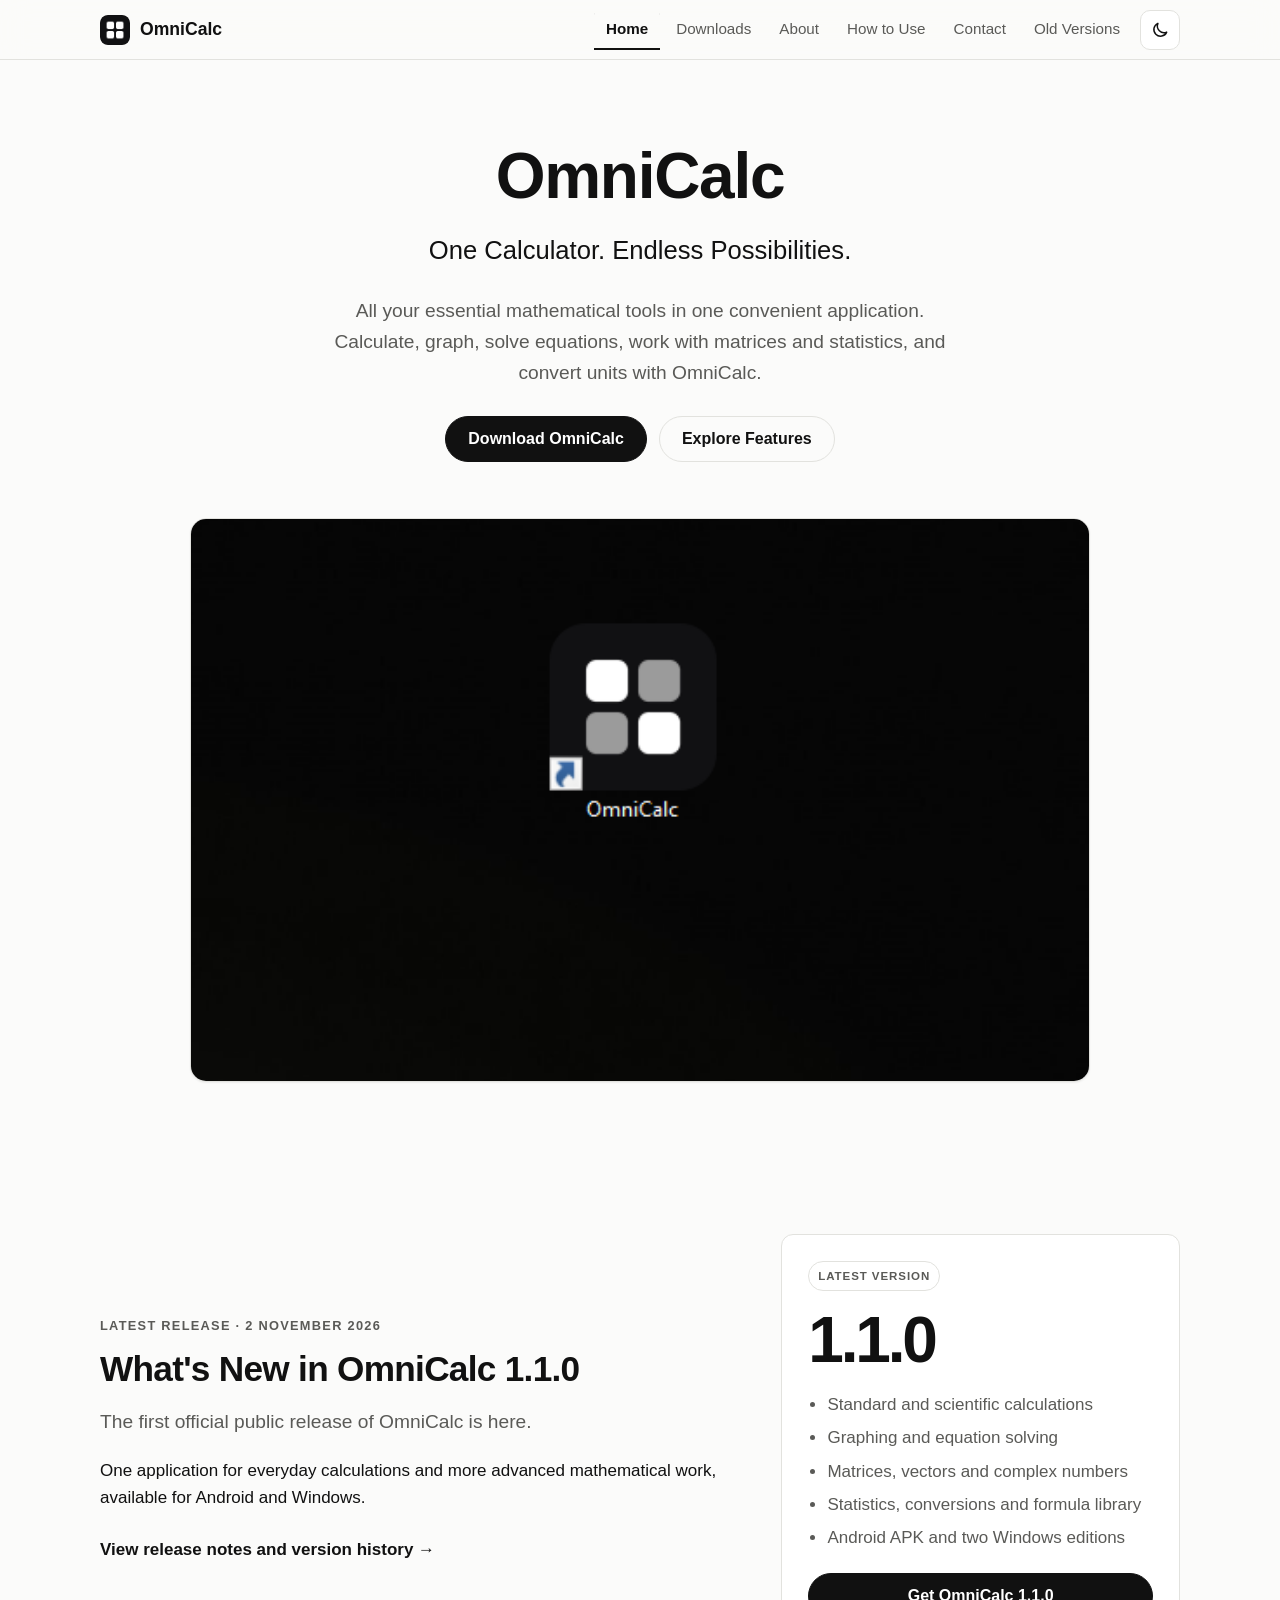
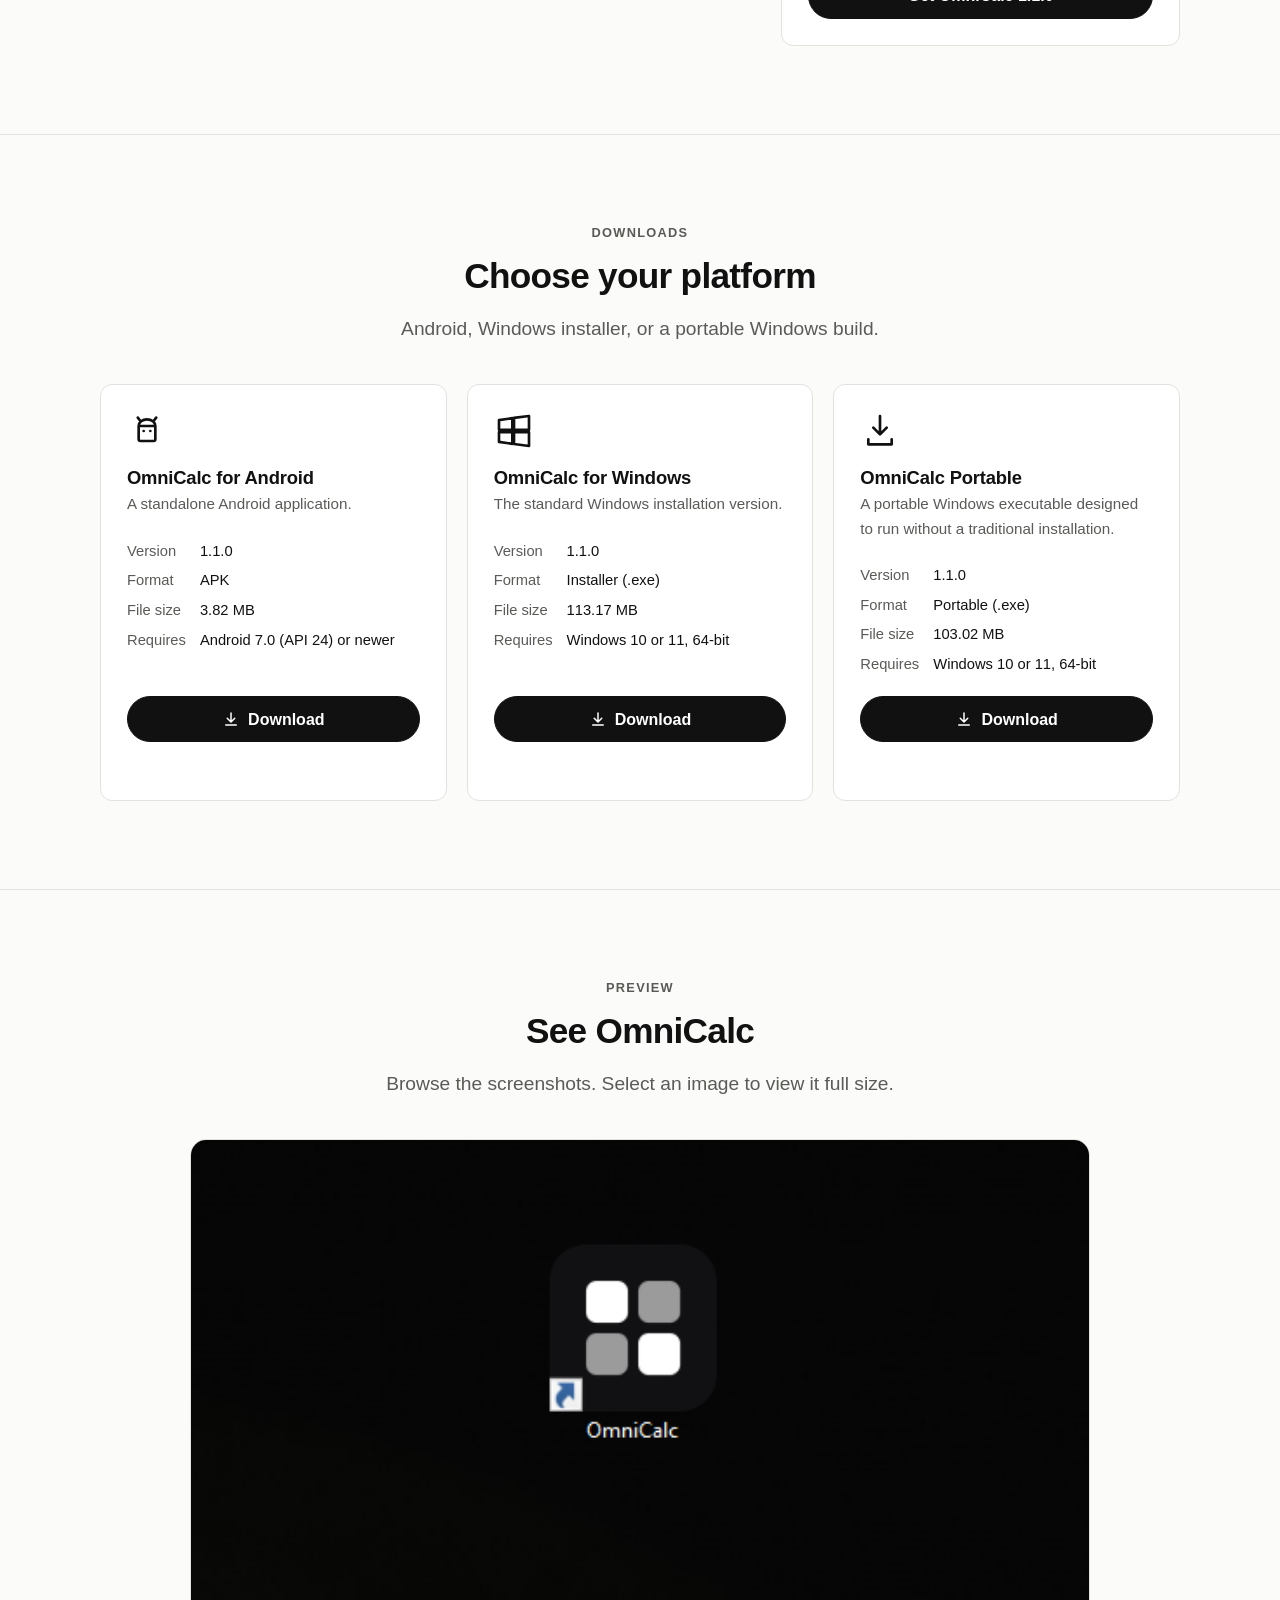
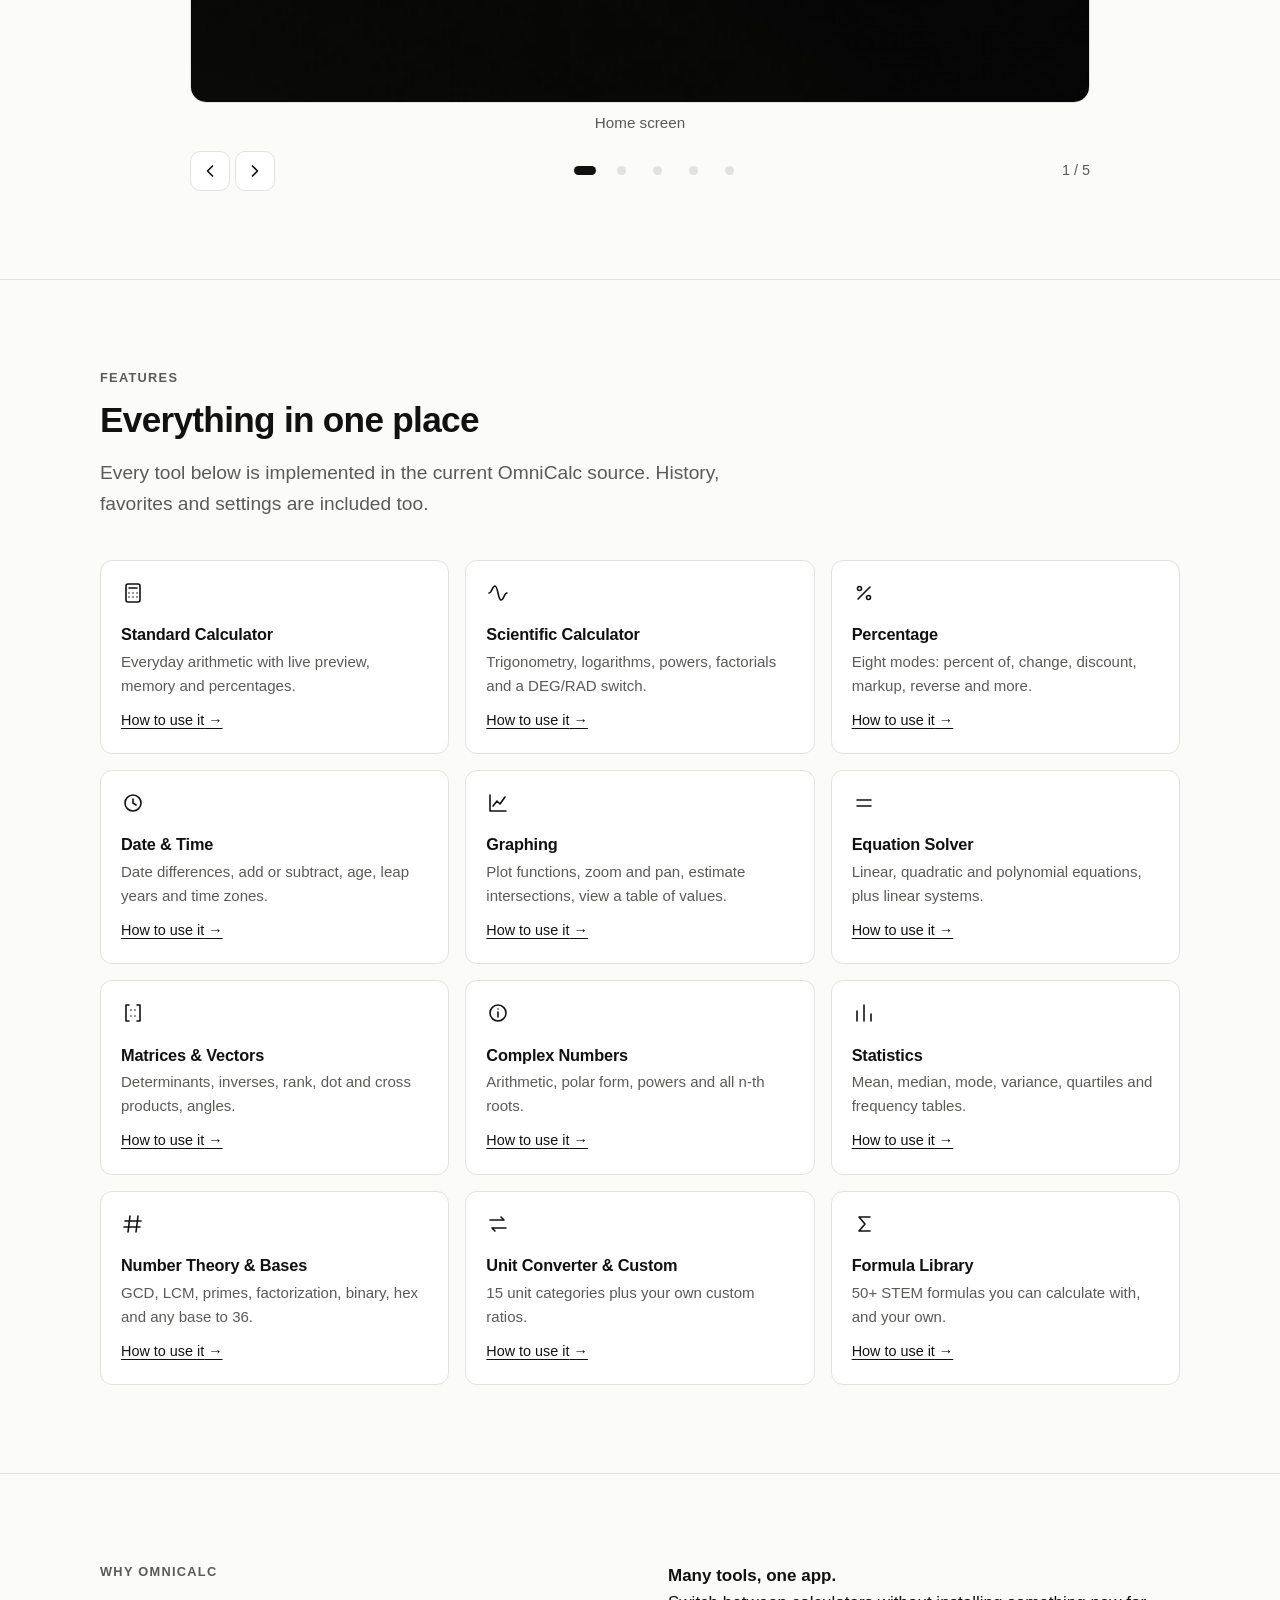
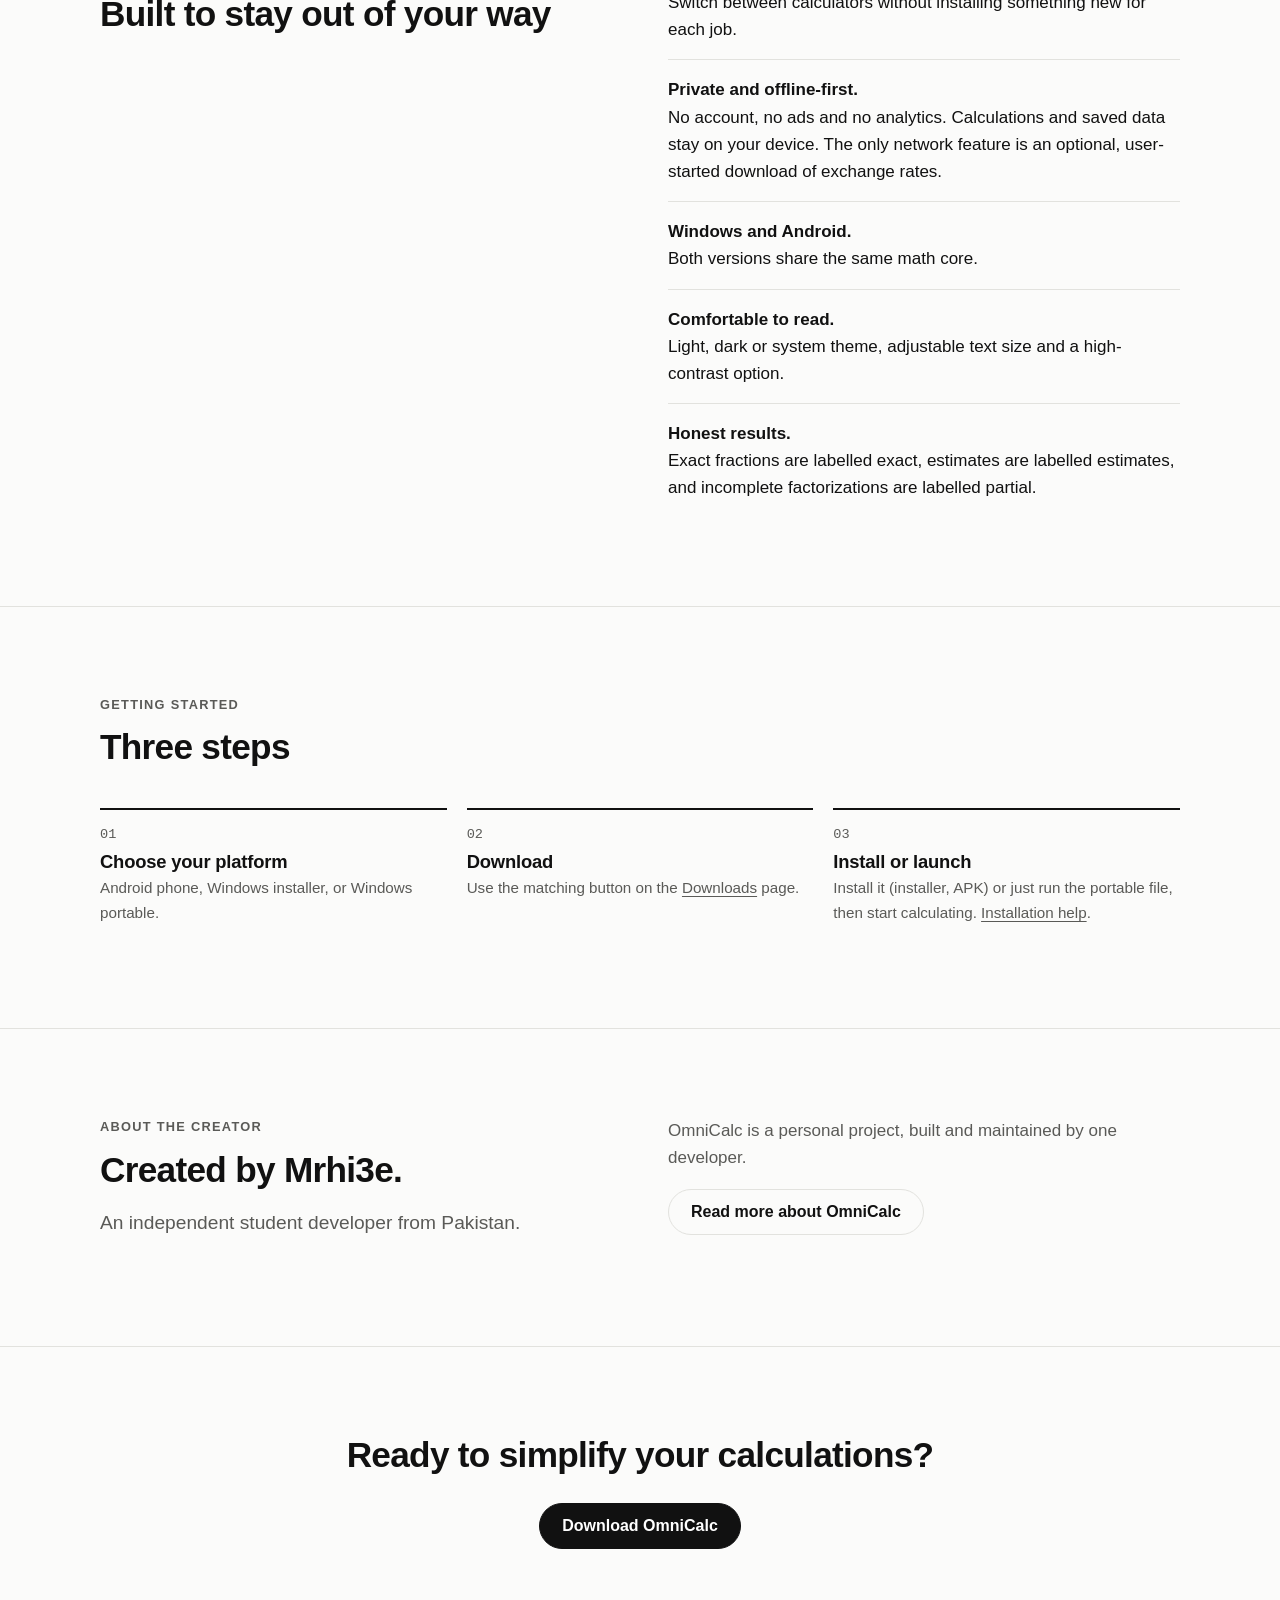
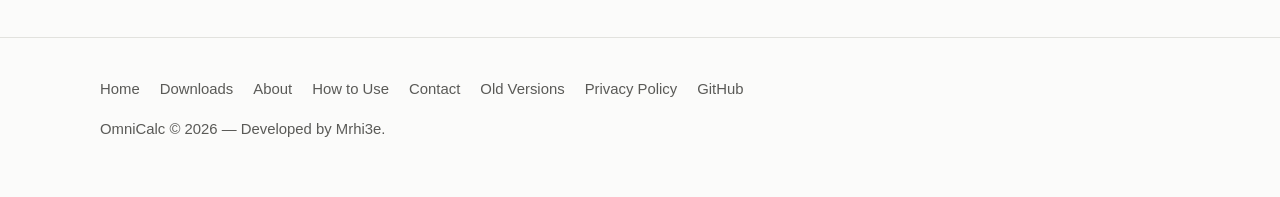
<file: index.html>
<!doctype html>
<html lang="en" data-theme="light">
  <head>
    <meta charset="utf-8" />
    <meta name="viewport" content="width=device-width, initial-scale=1" />
    <title>OmniCalc — Official Website</title>
    <meta
      name="description"
      content="OmniCalc brings standard and scientific calculators, graphing, equation solving, matrices, statistics, unit conversion and more into one application for Windows and Android."
    />
    
    <link rel="canonical" href="https://aamirsohail-wx.github.io/OmniCalc/index.html" />
    <meta property="og:type" content="website" />
    <meta property="og:site_name" content="OmniCalc" />
    <meta property="og:title" content="OmniCalc — Official Website" />
    <meta
      property="og:description"
      content="OmniCalc brings standard and scientific calculators, graphing, equation solving, matrices, statistics, unit conversion and more into one application for Windows and Android."
    />
    <meta property="og:url" content="https://aamirsohail-wx.github.io/OmniCalc/index.html" />
    <meta
      property="og:image"
      content="https://aamirsohail-wx.github.io/OmniCalc/assets/images/og-image.png"
    />
    <meta name="twitter:card" content="summary_large_image" />
    <meta name="twitter:title" content="OmniCalc — Official Website" />
    <meta
      name="twitter:description"
      content="OmniCalc brings standard and scientific calculators, graphing, equation solving, matrices, statistics, unit conversion and more into one application for Windows and Android."
    />
    <meta name="theme-color" content="#0b0b0b" />
    <link rel="icon" href="assets/logo/favicon.svg" type="image/svg+xml" />
    <link
      rel="icon"
      href="assets/logo/favicon-32.png"
      sizes="32x32"
      type="image/png"
    />
    <link rel="icon" href="assets/logo/favicon.ico" sizes="any" />
    <link rel="apple-touch-icon" href="assets/logo/apple-touch-icon.png" />
    <link rel="stylesheet" href="css/style.css" />
    <link rel="stylesheet" href="css/responsive.css" />
    <link rel="stylesheet" href="css/animations.css" />
    
    <script src="js/theme.js"></script>
  </head>
  <body data-root="">
    <a class="skip" href="#main">Skip to content</a>
    <header class="site-header" data-open="false">
      <div class="container nav">
        <a class="brand" href="index.html" aria-label="OmniCalc home"
          ><img
            src="assets/logo/omnicalc-logo.png"
            alt=""
            width="30"
            height="30"
          /><span>OmniCalc</span></a
        >
        <nav aria-label="Main">
          <ul class="nav-links" id="site-menu">
            <li><a href="index.html" aria-current="page">Home</a></li>
            <li><a href="pages/downloads.html">Downloads</a></li>
            <li><a href="pages/about.html">About</a></li>
            <li><a href="pages/instructions.html">How to Use</a></li>
            <li><a href="pages/contact.html">Contact</a></li>
            <li><a href="pages/old-versions.html">Old Versions</a></li>
          </ul>
        </nav>
        <button
          class="icon-btn theme-toggle"
          type="button"
          data-theme-toggle
          aria-label="Switch to dark theme"
        >
          <svg
            viewBox="0 0 24 24"
            aria-hidden="true"
            class="i-moon"
            fill="none"
            stroke="currentColor"
            stroke-width="1.8"
            stroke-linejoin="round"
          >
            <path d="M20 14.5A8 8 0 0 1 9.5 4 8 8 0 1 0 20 14.5z" /></svg
          ><svg
            viewBox="0 0 24 24"
            aria-hidden="true"
            class="i-sun"
            fill="none"
            stroke="currentColor"
            stroke-width="1.8"
            stroke-linecap="round"
          >
            <circle cx="12" cy="12" r="4" />
            <path
              d="M12 2v2M12 20v2M2 12h2M20 12h2M5 5l1.5 1.5M17.5 17.5L19 19M19 5l-1.5 1.5M6.5 17.5L5 19"
            />
          </svg>
        </button>
        <button
          class="icon-btn menu-btn"
          type="button"
          data-menu-btn
          aria-expanded="false"
          aria-controls="site-menu"
          aria-label="Open menu"
        >
          <svg
            viewBox="0 0 24 24"
            aria-hidden="true"
            fill="none"
            stroke="currentColor"
            stroke-width="1.8"
            stroke-linecap="round"
          >
            <path d="M4 7h16M4 12h16M4 17h16" />
          </svg>
        </button>
      </div>
    </header>
    <main id="main">
      <section class="hero">
        <div class="container">
          <h1>OmniCalc</h1>
          <p class="tagline">One Calculator. Endless Possibilities.</p>
          <p class="lead">
            All your essential mathematical tools in one convenient application.
            Calculate, graph, solve equations, work with matrices and
            statistics, and convert units with OmniCalc.
          </p>
          <div class="actions" style="justify-content: center">
            <a class="btn" href="pages/downloads.html">Download OmniCalc</a
            ><a class="btn secondary" href="#features">Explore Features</a>
          </div>

          <div class="hero-shot">
            <img
              src="assets/screenshots/pc5.png"
              alt="OmniCalc four-square app icon on a dark background"
              width="516"
              height="487"
            />
          </div>
        </div>
      </section>
      <section class="section release-section" id="whats-new">
        <div class="container release-layout">
          <div>
            <p class="eyebrow">Latest release · 2 November 2026</p>
            <h2>What's New in OmniCalc 1.1.0</h2>
            <p class="lead">The first official public release of OmniCalc is here.</p>
            <p>One application for everyday calculations and more advanced mathematical work, available for Android and Windows.</p>
            <a class="text-link" href="pages/old-versions.html#latest-release">View release notes and version history →</a>
          </div>
          <div class="release-panel">
            <span class="release-badge">LATEST VERSION</span>
            <strong class="release-version">1.1.0</strong>
            <ul class="release-points">
              <li>Standard and scientific calculations</li>
              <li>Graphing and equation solving</li>
              <li>Matrices, vectors and complex numbers</li>
              <li>Statistics, conversions and formula library</li>
              <li>Android APK and two Windows editions</li>
            </ul>
            <a class="btn block" href="pages/downloads.html">Get OmniCalc 1.1.0</a>
          </div>
        </div>
      </section>
      <section class="section" id="downloads">
        <div class="container center">
          <p class="eyebrow">Downloads</p>
          <h2>Choose your platform</h2>
          <p class="lead">
            Android, Windows installer, or a portable Windows build.
          </p>
          <div class="dl-grid" style="text-align: left">
            <article class="dl-card" data-download="android">
              <svg
                class="plat-icon"
                viewBox="0 0 24 24"
                aria-hidden="true"
                fill="none"
                stroke="currentColor"
                stroke-width="1.6"
                stroke-linecap="round"
                stroke-linejoin="round"
              >
                <path
                  d="M7 9h10v8a1 1 0 0 1-1 1H8a1 1 0 0 1-1-1zM8 6l-1.5-2M16 6l1.5-2M7 9a5 4 0 0 1 10 0M10 12h.01M14 12h.01"
                />
              </svg>
              <h3>OmniCalc for Android</h3>
              <p class="desc">A standalone Android application.</p>
              <dl class="dl-meta">
                <dt>Version</dt>
                <dd data-field="version">&ndash;</dd>
                <dt>Format</dt>
                <dd data-field="format">&ndash;</dd>
                <dt>File size</dt>
                <dd data-field="size">&ndash;</dd>
                <dt>Requires</dt>
                <dd data-field="requirements">&ndash;</dd>
              </dl>
              <a class="btn block" href="#" data-dl-btn role="button"
                ><svg
                  viewBox="0 0 24 24"
                  aria-hidden="true"
                  fill="none"
                  stroke="currentColor"
                  stroke-width="2"
                  stroke-linecap="round"
                  stroke-linejoin="round"
                >
                  <path d="M12 4v11M7 11l5 5 5-5M5 20h14" /></svg
                >Download</a
              >
              <p
                class="dl-status"
                data-dl-status
                role="status"
                aria-live="polite"
              ></p>
            </article>
            <article class="dl-card" data-download="windows64">
              <svg
                class="plat-icon"
                viewBox="0 0 24 24"
                aria-hidden="true"
                fill="none"
                stroke="currentColor"
                stroke-width="1.6"
                stroke-linecap="round"
                stroke-linejoin="round"
              >
                <path
                  d="M3 5.5l8-1.2v7H3zM12 4.1L21 3v8.3h-9zM3 12.7h8v7l-8-1.2zM12 12.7h9V21l-9-1.2z"
                />
              </svg>
              <h3>OmniCalc for Windows</h3>
              <p class="desc">The standard Windows installation version.</p>
              <dl class="dl-meta">
                <dt>Version</dt>
                <dd data-field="version">&ndash;</dd>
                <dt>Format</dt>
                <dd data-field="format">&ndash;</dd>
                <dt>File size</dt>
                <dd data-field="size">&ndash;</dd>
                <dt>Requires</dt>
                <dd data-field="requirements">&ndash;</dd>
              </dl>
              <a class="btn block" href="#" data-dl-btn role="button"
                ><svg
                  viewBox="0 0 24 24"
                  aria-hidden="true"
                  fill="none"
                  stroke="currentColor"
                  stroke-width="2"
                  stroke-linecap="round"
                  stroke-linejoin="round"
                >
                  <path d="M12 4v11M7 11l5 5 5-5M5 20h14" /></svg
                >Download</a
              >
              <p
                class="dl-status"
                data-dl-status
                role="status"
                aria-live="polite"
              ></p>
            </article>
            <article class="dl-card" data-download="portable">
              <svg
                class="plat-icon"
                viewBox="0 0 24 24"
                aria-hidden="true"
                fill="none"
                stroke="currentColor"
                stroke-width="1.6"
                stroke-linecap="round"
                stroke-linejoin="round"
              >
                <path d="M12 3v11M8 10l4 4 4-4M5 17v3h14v-3" />
              </svg>
              <h3>OmniCalc Portable</h3>
              <p class="desc">
                A portable Windows executable designed to run without a
                traditional installation.
              </p>
              <dl class="dl-meta">
                <dt>Version</dt>
                <dd data-field="version">&ndash;</dd>
                <dt>Format</dt>
                <dd data-field="format">&ndash;</dd>
                <dt>File size</dt>
                <dd data-field="size">&ndash;</dd>
                <dt>Requires</dt>
                <dd data-field="requirements">&ndash;</dd>
              </dl>
              <a class="btn block" href="#" data-dl-btn role="button"
                ><svg
                  viewBox="0 0 24 24"
                  aria-hidden="true"
                  fill="none"
                  stroke="currentColor"
                  stroke-width="2"
                  stroke-linecap="round"
                  stroke-linejoin="round"
                >
                  <path d="M12 4v11M7 11l5 5 5-5M5 20h14" /></svg
                >Download</a
              >
              <p
                class="dl-status"
                data-dl-status
                role="status"
                aria-live="polite"
              ></p>
            </article>
          </div>
        </div>
      </section>
      <section class="section" id="preview">
        <div class="container center">
          <p class="eyebrow">Preview</p>
          <h2>See OmniCalc</h2>
          <p class="lead">
            Browse the screenshots. Select an image to view it full size.
          </p>
         
          <div
            class="gallery"
            data-gallery
            role="region"
            aria-roledescription="carousel"
            aria-label="OmniCalc screenshots"
          >
            <div class="g-viewport"><ol class="g-track"></ol></div>
            <p class="g-caption" aria-live="polite"></p>
            <div class="g-bar">
              <div>
                <button
                  class="icon-btn"
                  type="button"
                  data-prev
                  aria-label="Previous image"
                >
                  <svg
                    viewBox="0 0 24 24"
                    aria-hidden="true"
                    fill="none"
                    stroke="currentColor"
                    stroke-width="2"
                    stroke-linecap="round"
                    stroke-linejoin="round"
                  >
                    <path d="M15 18l-6-6 6-6" />
                  </svg>
                </button>
                <button
                  class="icon-btn"
                  type="button"
                  data-next
                  aria-label="Next image"
                >
                  <svg
                    viewBox="0 0 24 24"
                    aria-hidden="true"
                    fill="none"
                    stroke="currentColor"
                    stroke-width="2"
                    stroke-linecap="round"
                    stroke-linejoin="round"
                  >
                    <path d="M9 18l6-6-6-6" />
                  </svg>
                </button>
              </div>
              <div class="g-dots"></div>
              <span class="g-count" aria-hidden="true"></span>
            </div>
          </div>
        </div>
      </section>
      <section class="section" id="features">
        <div class="container">
          <p class="eyebrow">Features</p>
          <h2>Everything in one place</h2>
          <p class="lead">
            Every tool below is implemented in the current OmniCalc source.
            History, favorites and settings are included too.
          </p>
          <div class="feat-grid">
            <article class="feat">
              <svg viewBox="0 0 24 24" aria-hidden="true">
                <rect x="5" y="3" width="14" height="18" rx="2" />
                <path
                  d="M8 7h8M8 12h.01M12 12h.01M16 12h.01M8 16h.01M12 16h.01M16 16h.01"
                />
              </svg>
              <h3>Standard Calculator</h3>
              <p>
                Everyday arithmetic with live preview, memory and percentages.
              </p>
              <a href="pages/instructions.html#standard"
                >How to use it<span class="sr-only"> Standard Calculator</span>
                &rarr;</a
              >
            </article>
            <article class="feat">
              <svg viewBox="0 0 24 24" aria-hidden="true">
                <path d="M3 12c3 0 3-7 6-7s3 14 6 14 3-7 6-7" />
              </svg>
              <h3>Scientific Calculator</h3>
              <p>
                Trigonometry, logarithms, powers, factorials and a DEG/RAD
                switch.
              </p>
              <a href="pages/instructions.html#scientific"
                >How to use it<span class="sr-only">
                  Scientific Calculator</span
                >
                &rarr;</a
              >
            </article>
            <article class="feat">
              <svg viewBox="0 0 24 24" aria-hidden="true">
                <path d="M18 6L6 18" />
                <circle cx="7.5" cy="7.5" r="2" />
                <circle cx="16.5" cy="16.5" r="2" />
              </svg>
              <h3>Percentage</h3>
              <p>
                Eight modes: percent of, change, discount, markup, reverse and
                more.
              </p>
              <a href="pages/instructions.html#percentage"
                >How to use it<span class="sr-only"> Percentage</span> &rarr;</a
              >
            </article>
            <article class="feat">
              <svg viewBox="0 0 24 24" aria-hidden="true">
                <circle cx="12" cy="12" r="8" />
                <path d="M12 8v4l3 2" />
              </svg>
              <h3>Date & Time</h3>
              <p>
                Date differences, add or subtract, age, leap years and time
                zones.
              </p>
              <a href="pages/instructions.html#datetime"
                >How to use it<span class="sr-only"> Date & Time</span>
                &rarr;</a
              >
            </article>
            <article class="feat">
              <svg viewBox="0 0 24 24" aria-hidden="true">
                <path d="M4 4v16h16" />
                <path d="M7 15l4-5 3 3 5-7" />
              </svg>
              <h3>Graphing</h3>
              <p>
                Plot functions, zoom and pan, estimate intersections, view a
                table of values.
              </p>
              <a href="pages/instructions.html#graphing"
                >How to use it<span class="sr-only"> Graphing</span> &rarr;</a
              >
            </article>
            <article class="feat">
              <svg viewBox="0 0 24 24" aria-hidden="true">
                <path d="M5 9h14M5 15h14" />
              </svg>
              <h3>Equation Solver</h3>
              <p>
                Linear, quadratic and polynomial equations, plus linear systems.
              </p>
              <a href="pages/instructions.html#equations"
                >How to use it<span class="sr-only"> Equation Solver</span>
                &rarr;</a
              >
            </article>
            <article class="feat">
              <svg viewBox="0 0 24 24" aria-hidden="true">
                <path d="M8 4H5v16h3M16 4h3v16h-3" />
                <path d="M10 9h.01M14 9h.01M10 15h.01M14 15h.01" />
              </svg>
              <h3>Matrices & Vectors</h3>
              <p>
                Determinants, inverses, rank, dot and cross products, angles.
              </p>
              <a href="pages/instructions.html#matrices"
                >How to use it<span class="sr-only"> Matrices & Vectors</span>
                &rarr;</a
              >
            </article>
            <article class="feat">
              <svg viewBox="0 0 24 24" aria-hidden="true">
                <circle cx="12" cy="12" r="8" />
                <path d="M12 11v5M12 8v.01" />
              </svg>
              <h3>Complex Numbers</h3>
              <p>Arithmetic, polar form, powers and all n-th roots.</p>
              <a href="pages/instructions.html#complex"
                >How to use it<span class="sr-only"> Complex Numbers</span>
                &rarr;</a
              >
            </article>
            <article class="feat">
              <svg viewBox="0 0 24 24" aria-hidden="true">
                <path d="M5 20V10M12 20V4M19 20v-7" />
              </svg>
              <h3>Statistics</h3>
              <p>
                Mean, median, mode, variance, quartiles and frequency tables.
              </p>
              <a href="pages/instructions.html#statistics"
                >How to use it<span class="sr-only"> Statistics</span> &rarr;</a
              >
            </article>
            <article class="feat">
              <svg viewBox="0 0 24 24" aria-hidden="true">
                <path d="M9 4L7 20M17 4l-2 16M4 9h16M3 15h16" />
              </svg>
              <h3>Number Theory & Bases</h3>
              <p>
                GCD, LCM, primes, factorization, binary, hex and any base to 36.
              </p>
              <a href="pages/instructions.html#numtheory"
                >How to use it<span class="sr-only">
                  Number Theory & Bases</span
                >
                &rarr;</a
              >
            </article>
            <article class="feat">
              <svg viewBox="0 0 24 24" aria-hidden="true">
                <path d="M4 8h14l-3-3M20 16H6l3 3" />
              </svg>
              <h3>Unit Converter & Custom</h3>
              <p>15 unit categories plus your own custom ratios.</p>
              <a href="pages/instructions.html#units"
                >How to use it<span class="sr-only">
                  Unit Converter & Custom</span
                >
                &rarr;</a
              >
            </article>
            <article class="feat">
              <svg viewBox="0 0 24 24" aria-hidden="true">
                <path d="M18 5H7l6 7-6 7h11" />
              </svg>
              <h3>Formula Library</h3>
              <p>50+ STEM formulas you can calculate with, and your own.</p>
              <a href="pages/instructions.html#formulas"
                >How to use it<span class="sr-only"> Formula Library</span>
                &rarr;</a
              >
            </article>
          </div>
        </div>
      </section>
      <section class="section">
        <div class="container two-col">
          <div>
            <p class="eyebrow">Why OmniCalc</p>
            <h2>Built to stay out of your way</h2>
          </div>
          <ul class="why-list">
            <li>
              <strong>Many tools, one app.</strong> Switch between calculators
              without installing something new for each job.
            </li>
            <li>
              <strong>Private and offline-first.</strong> No account, no ads and
              no analytics. Calculations and saved data stay on your device. The
              only network feature is an optional, user-started download of
              exchange rates.
            </li>
            <li>
              <strong>Windows and Android.</strong> Both versions share the same
              math core.
            </li>
            <li>
              <strong>Comfortable to read.</strong> Light, dark or system theme,
              adjustable text size and a high-contrast option.
            </li>
            <li>
              <strong>Honest results.</strong> Exact fractions are labelled
              exact, estimates are labelled estimates, and incomplete
              factorizations are labelled partial.
            </li>
          </ul>
        </div>
      </section>
      <section class="section">
        <div class="container">
          <p class="eyebrow">Getting started</p>
          <h2>Three steps</h2>
          <ol class="steps">
            <li>
              <h3>Choose your platform</h3>
              <p>Android phone, Windows installer, or Windows portable.</p>
            </li>
            <li>
              <h3>Download</h3>
              <p>
                Use the matching button on the
                <a href="pages/downloads.html">Downloads</a> page.
              </p>
            </li>
            <li>
              <h3>Install or launch</h3>
              <p>
                Install it (installer, APK) or just run the portable file, then
                start calculating.
                <a href="pages/instructions.html#installation"
                  >Installation help</a
                >.
              </p>
            </li>
          </ol>
        </div>
      </section>
      <section class="section">
        <div class="container two-col">
          <div>
            <p class="eyebrow">About the creator</p>
            <h2>Created by Mrhi3e.</h2>
            <p class="lead">An independent student developer from Pakistan.</p>
          </div>
          <div>
            <p class="muted">
              OmniCalc is a personal project, built and maintained by one
              developer.
            </p>
            <a class="btn secondary" href="pages/about.html"
              >Read more about OmniCalc</a
            >
          </div>
        </div>
      </section>
      <section class="section center">
        <div class="container">
          <h2>Ready to simplify your calculations?</h2>
          <div class="actions">
            <a class="btn" href="pages/downloads.html">Download OmniCalc</a>
          </div>
        </div>
      </section>
    </main>
    <button
      class="icon-btn to-top"
      type="button"
      data-to-top
      aria-label="Back to top"
    >
      <svg
        viewBox="0 0 24 24"
        aria-hidden="true"
        fill="none"
        stroke="currentColor"
        stroke-width="2"
        stroke-linecap="round"
        stroke-linejoin="round"
      >
        <path d="M6 15l6-6 6 6" />
      </svg>
    </button>
    <footer class="site-footer">
      <div class="container">
        <ul>
          <li><a href="index.html">Home</a></li>
          <li><a href="pages/downloads.html">Downloads</a></li>
          <li><a href="pages/about.html">About</a></li>
          <li><a href="pages/instructions.html">How to Use</a></li>
          <li><a href="pages/contact.html">Contact</a></li>
            <li><a href="pages/old-versions.html">Old Versions</a></li>
          <li><a href="pages/privacy.html">Privacy Policy</a></li>
          <li><a data-github>GitHub</a></li>
        </ul>
        <p>OmniCalc &copy; 2026 &mdash; Developed by Mrhi3e.</p>
      </div>
    </footer>
    <script src="js/config.js"></script>
    <script src="js/main.js"></script>
    <script src="js/navigation.js"></script>
    <script src="js/downloads.js"></script>
    <script src="js/gallery.js"></script>
  </body>
</html>
</file>
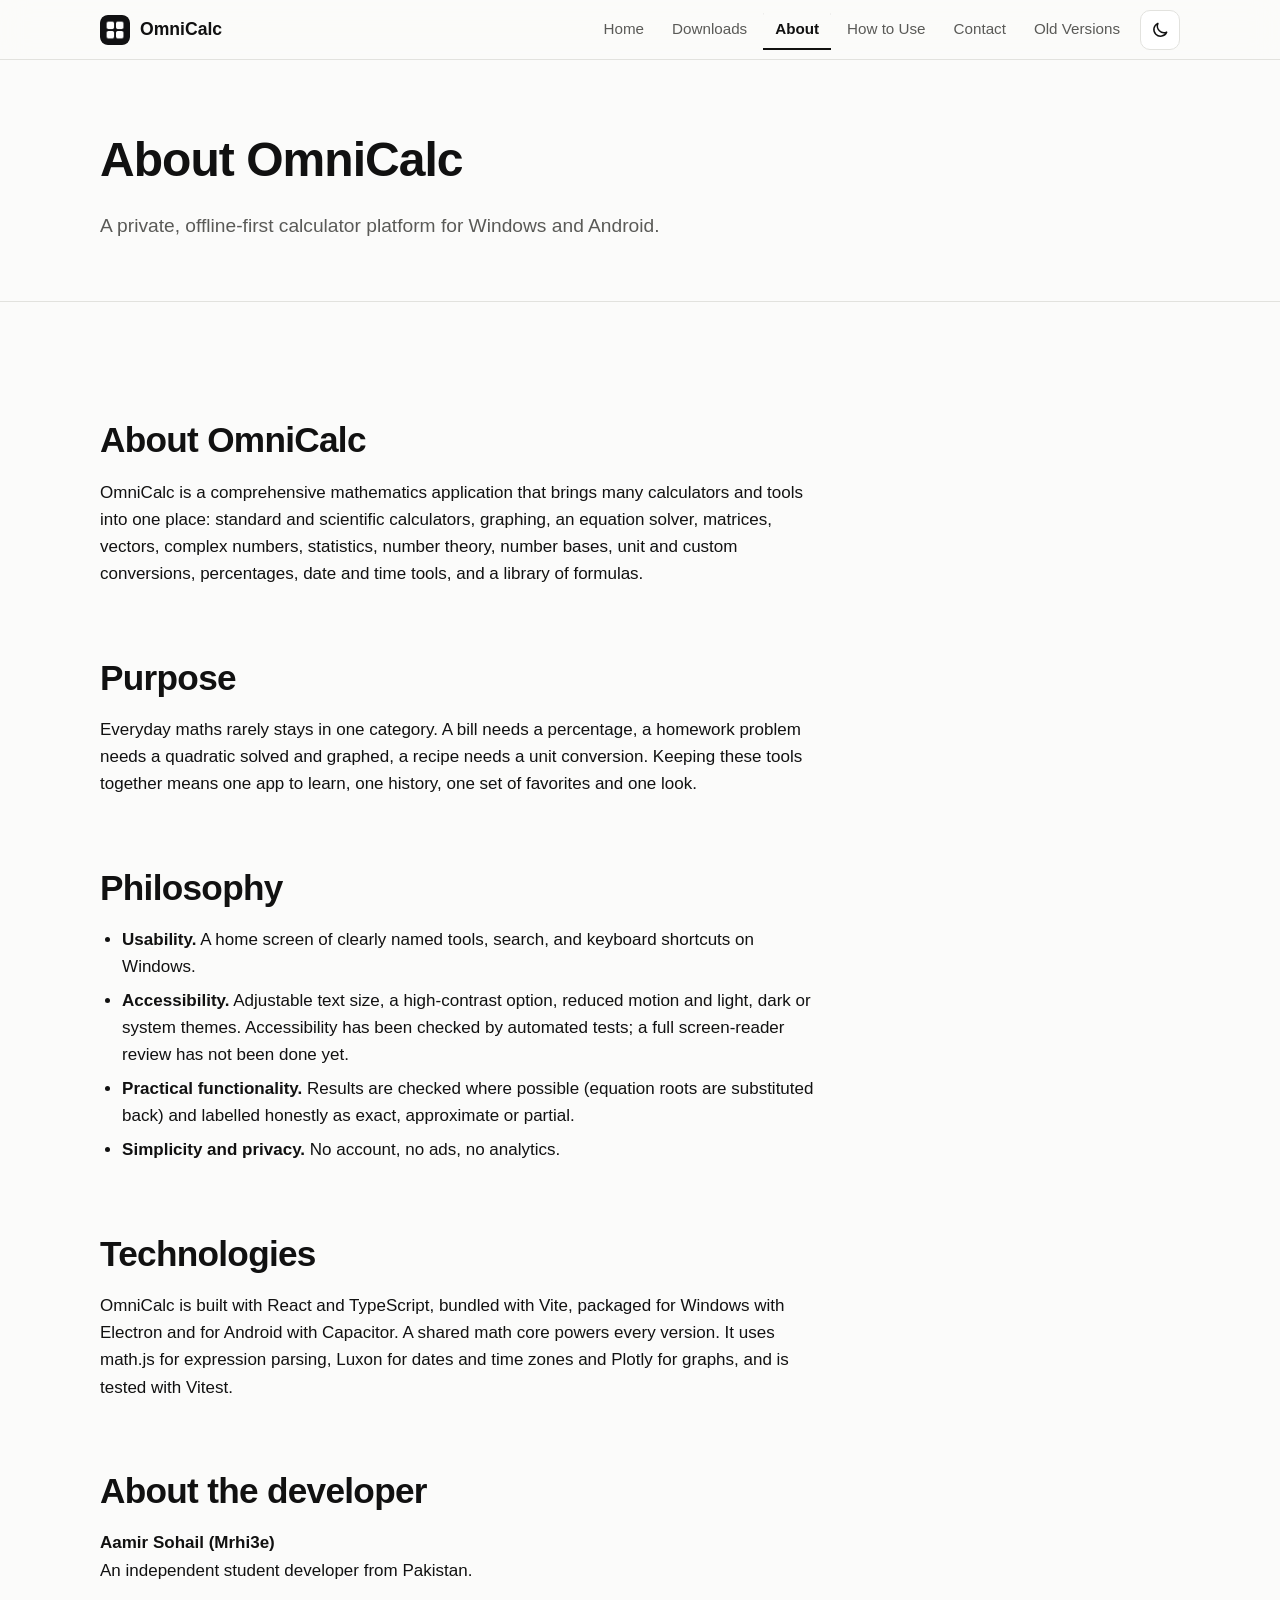
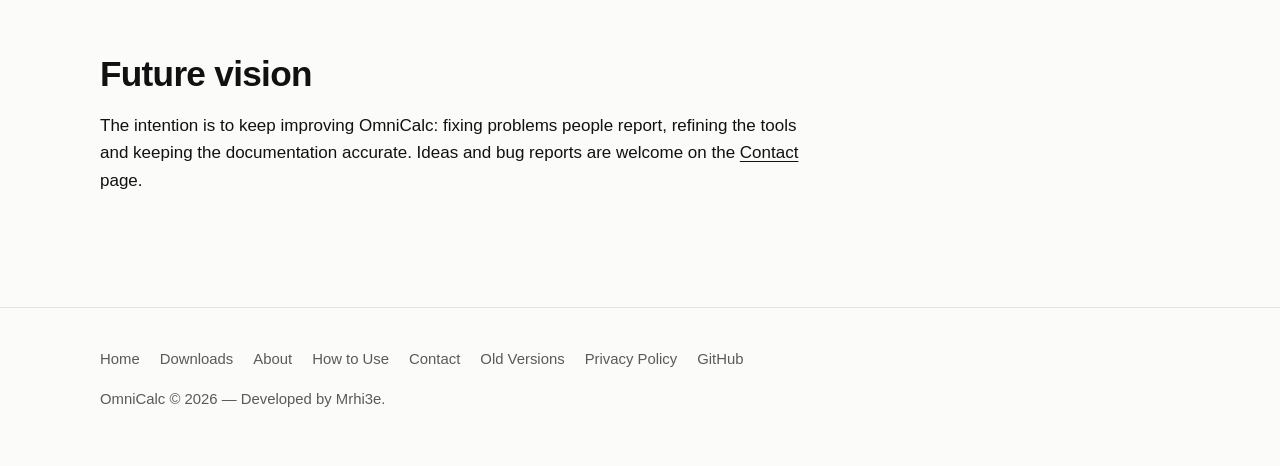
<file: pages/about.html>
<!doctype html>
<html lang="en" data-theme="light">
  <head>
    <meta charset="utf-8" />
    <meta name="viewport" content="width=device-width, initial-scale=1" />
    <title>About — OmniCalc</title>
    <meta
      name="description"
      content="About OmniCalc, its purpose and philosophy, the technologies it uses and its developer, Mrhi3e."
    />
    <link rel="canonical" href="https://aamirsohail-wx.github.io/OmniCalc/pages/about.html" />
    <meta property="og:type" content="website" />
    <meta property="og:site_name" content="OmniCalc" />
    <meta property="og:title" content="About — OmniCalc" />
    <meta
      property="og:description"
      content="About OmniCalc, its purpose and philosophy, the technologies it uses and its developer, Mrhi3e."
    />
    <meta
      property="og:url"
      content="https://aamirsohail-wx.github.io/OmniCalc/pages/about.html"
    />
    <meta
      property="og:image"
      content="https://aamirsohail-wx.github.io/OmniCalc/assets/images/og-image.png"
    />
    <meta name="twitter:card" content="summary_large_image" />
    <meta name="twitter:title" content="About — OmniCalc" />
    <meta
      name="twitter:description"
      content="About OmniCalc, its purpose and philosophy, the technologies it uses and its developer, Mrhi3e."
    />
    <meta name="theme-color" content="#0b0b0b" />
    <link rel="icon" href="../assets/logo/favicon.svg" type="image/svg+xml" />
    <link
      rel="icon"
      href="../assets/logo/favicon-32.png"
      sizes="32x32"
      type="image/png"
    />
    <link rel="icon" href="../assets/logo/favicon.ico" sizes="any" />
    <link rel="apple-touch-icon" href="../assets/logo/apple-touch-icon.png" />
    <link rel="stylesheet" href="../css/style.css" />
    <link rel="stylesheet" href="../css/responsive.css" />
    <link rel="stylesheet" href="../css/animations.css" />
    <!-- Must stay in <head> and NOT deferred: sets the saved theme before the page paints. -->
    <script src="../js/theme.js"></script>
  </head>
  <body data-root="../">
    <a class="skip" href="#main">Skip to content</a>
    <header class="site-header" data-open="false">
      <div class="container nav">
        <a class="brand" href="../index.html" aria-label="OmniCalc home"
          ><img
            src="../assets/logo/omnicalc-logo.png"
            alt=""
            width="30"
            height="30"
          /><span>OmniCalc</span></a
        >
        <nav aria-label="Main">
          <ul class="nav-links" id="site-menu">
            <li><a href="../index.html">Home</a></li>
            <li><a href="downloads.html">Downloads</a></li>
            <li><a href="about.html" aria-current="page">About</a></li>
            <li><a href="instructions.html">How to Use</a></li>
            <li><a href="contact.html">Contact</a></li>
            <li><a href="old-versions.html">Old Versions</a></li>
          </ul>
        </nav>
        <button
          class="icon-btn theme-toggle"
          type="button"
          data-theme-toggle
          aria-label="Switch to dark theme"
        >
          <svg
            viewBox="0 0 24 24"
            aria-hidden="true"
            class="i-moon"
            fill="none"
            stroke="currentColor"
            stroke-width="1.8"
            stroke-linejoin="round"
          >
            <path d="M20 14.5A8 8 0 0 1 9.5 4 8 8 0 1 0 20 14.5z" /></svg
          ><svg
            viewBox="0 0 24 24"
            aria-hidden="true"
            class="i-sun"
            fill="none"
            stroke="currentColor"
            stroke-width="1.8"
            stroke-linecap="round"
          >
            <circle cx="12" cy="12" r="4" />
            <path
              d="M12 2v2M12 20v2M2 12h2M20 12h2M5 5l1.5 1.5M17.5 17.5L19 19M19 5l-1.5 1.5M6.5 17.5L5 19"
            />
          </svg>
        </button>
        <button
          class="icon-btn menu-btn"
          type="button"
          data-menu-btn
          aria-expanded="false"
          aria-controls="site-menu"
          aria-label="Open menu"
        >
          <svg
            viewBox="0 0 24 24"
            aria-hidden="true"
            fill="none"
            stroke="currentColor"
            stroke-width="1.8"
            stroke-linecap="round"
          >
            <path d="M4 7h16M4 12h16M4 17h16" />
          </svg>
        </button>
      </div>
    </header>
    <main id="main">
      <section class="page-head">
        <div class="container">
          <h1>About OmniCalc</h1>
          <p class="lead">
            A private, offline-first calculator platform for Windows and
            Android.
          </p>
        </div>
      </section>
      <div class="container page-body">
        <div class="prose">
          <h2>About OmniCalc</h2>
          <p>
            OmniCalc is a comprehensive mathematics application that brings many
            calculators and tools into one place: standard and scientific
            calculators, graphing, an equation solver, matrices, vectors,
            complex numbers, statistics, number theory, number bases, unit and
            custom conversions, percentages, date and time tools, and a library
            of formulas.
          </p>
          <h2>Purpose</h2>
          <p>
            Everyday maths rarely stays in one category. A bill needs a
            percentage, a homework problem needs a quadratic solved and graphed,
            a recipe needs a unit conversion. Keeping these tools together means
            one app to learn, one history, one set of favorites and one look.
          </p>
          <h2>Philosophy</h2>
          <ul>
            <li>
              <strong>Usability.</strong> A home screen of clearly named tools,
              search, and keyboard shortcuts on Windows.
            </li>
            <li>
              <strong>Accessibility.</strong> Adjustable text size, a
              high-contrast option, reduced motion and light, dark or system
              themes. Accessibility has been checked by automated tests; a full
              screen-reader review has not been done yet.
            </li>
            <li>
              <strong>Practical functionality.</strong> Results are checked
              where possible (equation roots are substituted back) and labelled
              honestly as exact, approximate or partial.
            </li>
            <li>
              <strong>Simplicity and privacy.</strong> No account, no ads, no
              analytics.
            </li>
          </ul>
          <h2>Technologies</h2>
          <p>
            OmniCalc is built with React and TypeScript, bundled with Vite,
            packaged for Windows with Electron and for Android with Capacitor. A
            shared math core powers every version. It uses math.js for
            expression parsing, Luxon for dates and time zones and Plotly for
            graphs, and is tested with Vitest.
          </p>
          <h2>About the developer</h2>
          <p>
            <strong>Aamir Sohail (Mrhi3e)</strong><br />An independent student
            developer from Pakistan.
          </p>
          <h2>Future vision</h2>
          <p>
            The intention is to keep improving OmniCalc: fixing problems people
            report, refining the tools and keeping the documentation accurate.
            Ideas and bug reports are welcome on the
            <a href="contact.html">Contact</a> page.
          </p>
        </div>
      </div>
    </main>
    <button
      class="icon-btn to-top"
      type="button"
      data-to-top
      aria-label="Back to top"
    >
      <svg
        viewBox="0 0 24 24"
        aria-hidden="true"
        fill="none"
        stroke="currentColor"
        stroke-width="2"
        stroke-linecap="round"
        stroke-linejoin="round"
      >
        <path d="M6 15l6-6 6 6" />
      </svg>
    </button>
    <footer class="site-footer">
      <div class="container">
        <ul>
          <li><a href="../index.html">Home</a></li>
          <li><a href="downloads.html">Downloads</a></li>
          <li><a href="about.html">About</a></li>
          <li><a href="instructions.html">How to Use</a></li>
          <li><a href="contact.html">Contact</a></li>
            <li><a href="old-versions.html">Old Versions</a></li>
          <li><a href="privacy.html">Privacy Policy</a></li>
          <li><a data-github>GitHub</a></li>
        </ul>
        <p>OmniCalc &copy; 2026 &mdash; Developed by Mrhi3e.</p>
      </div>
    </footer>
    <script src="../js/config.js"></script>
    <script src="../js/main.js"></script>
    <script src="../js/navigation.js"></script>
  </body>
</html>
</file>
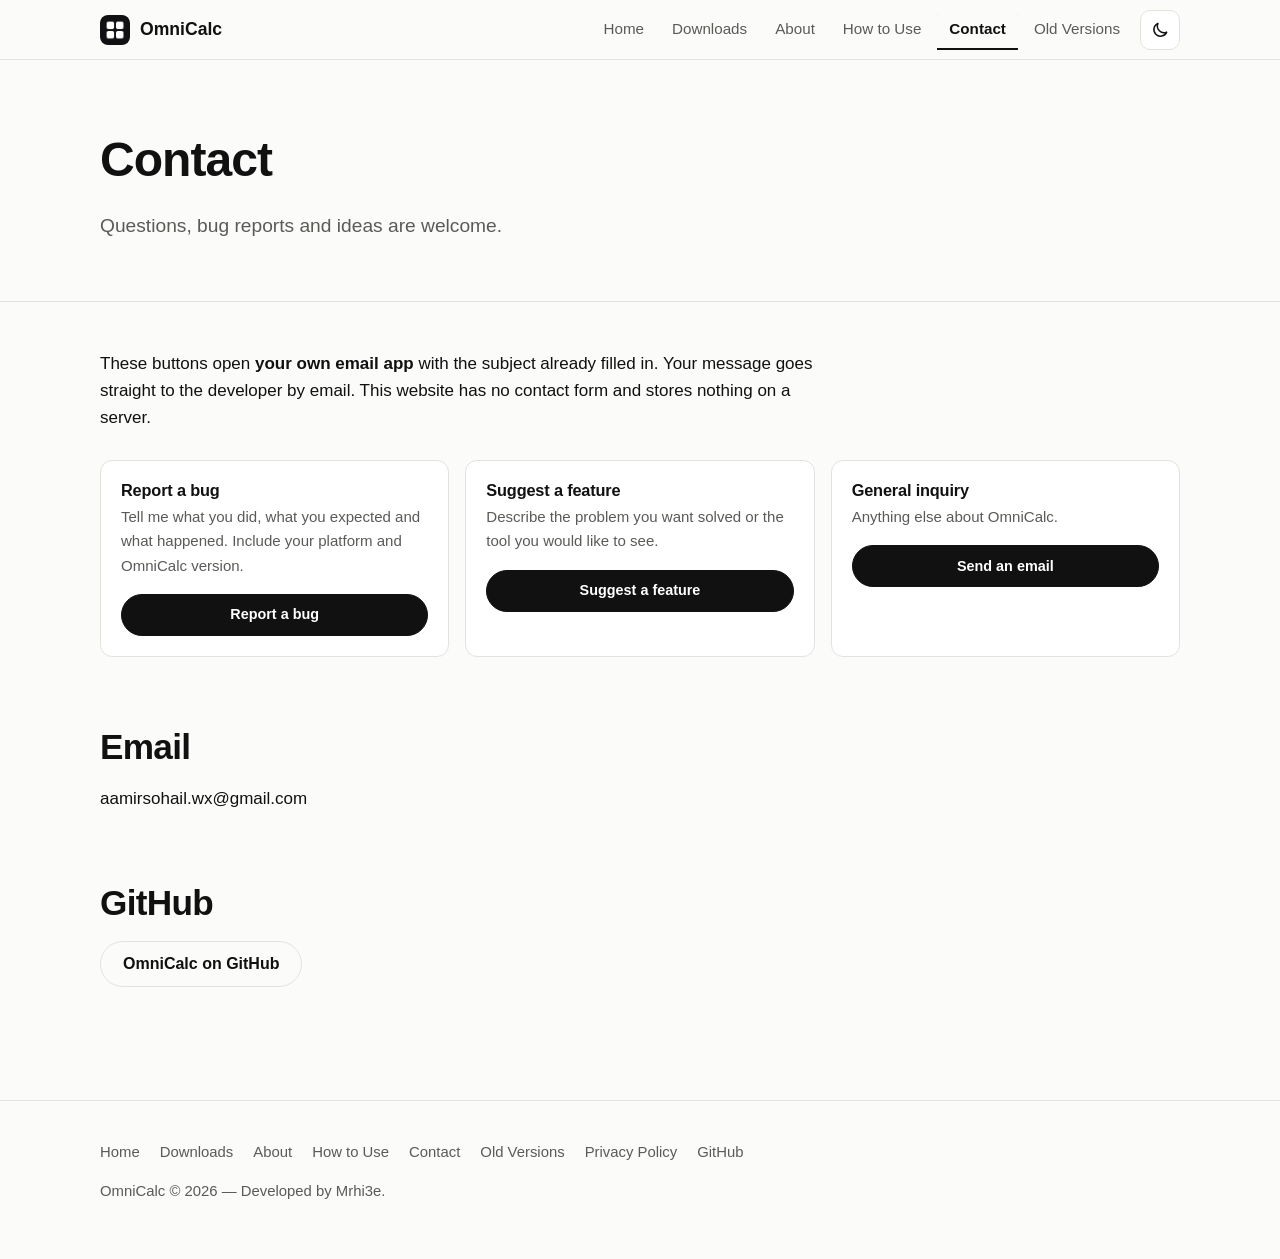
<file: pages/contact.html>
<!doctype html>
<html lang="en" data-theme="light">
  <head>
    <meta charset="utf-8" />
    <meta name="viewport" content="width=device-width, initial-scale=1" />
    <title>Contact — OmniCalc</title>
    <meta
      name="description"
      content="Contact the OmniCalc developer: report a bug, suggest a feature or send a general inquiry by email."
    />
    <link
      rel="canonical"
      href="https://aamirsohail-wx.github.io/OmniCalc/pages/contact.html"
    />
    <meta property="og:type" content="website" />
    <meta property="og:site_name" content="OmniCalc" />
    <meta property="og:title" content="Contact — OmniCalc" />
    <meta
      property="og:description"
      content="Contact the OmniCalc developer: report a bug, suggest a feature or send a general inquiry by email."
    />
    <meta
      property="og:url"
      content="https://aamirsohail-wx.github.io/OmniCalc/pages/contact.html"
    />
    <meta
      property="og:image"
      content="https://aamirsohail-wx.github.io/OmniCalc/assets/images/og-image.png"
    />
    <meta name="twitter:card" content="summary_large_image" />
    <meta name="twitter:title" content="Contact — OmniCalc" />
    <meta
      name="twitter:description"
      content="Contact the OmniCalc developer: report a bug, suggest a feature or send a general inquiry by email."
    />
    <meta name="theme-color" content="#0b0b0b" />
    <link rel="icon" href="../assets/logo/favicon.svg" type="image/svg+xml" />
    <link
      rel="icon"
      href="../assets/logo/favicon-32.png"
      sizes="32x32"
      type="image/png"
    />
    <link rel="icon" href="../assets/logo/favicon.ico" sizes="any" />
    <link rel="apple-touch-icon" href="../assets/logo/apple-touch-icon.png" />
    <link rel="stylesheet" href="../css/style.css" />
    <link rel="stylesheet" href="../css/responsive.css" />
    <link rel="stylesheet" href="../css/animations.css" />
    <!-- Must stay in <head> and NOT deferred: sets the saved theme before the page paints. -->
    <script src="../js/theme.js"></script>
  </head>
  <body data-root="../">
    <a class="skip" href="#main">Skip to content</a>
    <header class="site-header" data-open="false">
      <div class="container nav">
        <a class="brand" href="../index.html" aria-label="OmniCalc home"
          ><img
            src="../assets/logo/omnicalc-logo.png"
            alt=""
            width="30"
            height="30"
          /><span>OmniCalc</span></a
        >
        <nav aria-label="Main">
          <ul class="nav-links" id="site-menu">
            <li><a href="../index.html">Home</a></li>
            <li><a href="downloads.html">Downloads</a></li>
            <li><a href="about.html">About</a></li>
            <li><a href="instructions.html">How to Use</a></li>
            <li><a href="contact.html" aria-current="page">Contact</a></li>
            <li><a href="old-versions.html">Old Versions</a></li>
          </ul>
        </nav>
        <button
          class="icon-btn theme-toggle"
          type="button"
          data-theme-toggle
          aria-label="Switch to dark theme"
        >
          <svg
            viewBox="0 0 24 24"
            aria-hidden="true"
            class="i-moon"
            fill="none"
            stroke="currentColor"
            stroke-width="1.8"
            stroke-linejoin="round"
          >
            <path d="M20 14.5A8 8 0 0 1 9.5 4 8 8 0 1 0 20 14.5z" /></svg
          ><svg
            viewBox="0 0 24 24"
            aria-hidden="true"
            class="i-sun"
            fill="none"
            stroke="currentColor"
            stroke-width="1.8"
            stroke-linecap="round"
          >
            <circle cx="12" cy="12" r="4" />
            <path
              d="M12 2v2M12 20v2M2 12h2M20 12h2M5 5l1.5 1.5M17.5 17.5L19 19M19 5l-1.5 1.5M6.5 17.5L5 19"
            />
          </svg>
        </button>
        <button
          class="icon-btn menu-btn"
          type="button"
          data-menu-btn
          aria-expanded="false"
          aria-controls="site-menu"
          aria-label="Open menu"
        >
          <svg
            viewBox="0 0 24 24"
            aria-hidden="true"
            fill="none"
            stroke="currentColor"
            stroke-width="1.8"
            stroke-linecap="round"
          >
            <path d="M4 7h16M4 12h16M4 17h16" />
          </svg>
        </button>
      </div>
    </header>
    <main id="main">
      <section class="page-head">
        <div class="container">
          <h1>Contact</h1>
          <p class="lead">Questions, bug reports and ideas are welcome.</p>
        </div>
      </section>
      <div class="container page-body">
        <div class="prose">
          <p>
            These buttons open <strong>your own email app</strong> with the
            subject already filled in. Your message goes straight to the
            developer by email. This website has no contact form and stores
            nothing on a server.
          </p>
        </div>
       
        <div class="contact-grid">
          <article class="feat">
            <h3>Report a bug</h3>
            <p>
              Tell me what you did, what you expected and what happened. Include
              your platform and OmniCalc version.
            </p>
            <a class="btn" data-mail="Bug Report — OmniCalc">Report a bug</a>
          </article>
          <article class="feat">
            <h3>Suggest a feature</h3>
            <p>
              Describe the problem you want solved or the tool you would like to
              see.
            </p>
            <a class="btn" data-mail="Feature Suggestion — OmniCalc"
              >Suggest a feature</a
            >
          </article>
          <article class="feat">
            <h3>General inquiry</h3>
            <p>Anything else about OmniCalc.</p>
            <a class="btn" data-mail="General Inquiry — OmniCalc"
              >Send an email</a
            >
          </article>
        </div>
        <div class="prose">
          <h2>Email</h2>
          <p data-email-text>aamirsohail.wx@gmail.com</p>
          <h2>GitHub</h2>
          <p><a data-github class="btn secondary">OmniCalc on GitHub</a></p>
        </div>
      </div>
    </main>
    <button
      class="icon-btn to-top"
      type="button"
      data-to-top
      aria-label="Back to top"
    >
      <svg
        viewBox="0 0 24 24"
        aria-hidden="true"
        fill="none"
        stroke="currentColor"
        stroke-width="2"
        stroke-linecap="round"
        stroke-linejoin="round"
      >
        <path d="M6 15l6-6 6 6" />
      </svg>
    </button>
    <footer class="site-footer">
      <div class="container">
        <ul>
          <li><a href="../index.html">Home</a></li>
          <li><a href="downloads.html">Downloads</a></li>
          <li><a href="about.html">About</a></li>
          <li><a href="instructions.html">How to Use</a></li>
          <li><a href="contact.html">Contact</a></li>
            <li><a href="old-versions.html">Old Versions</a></li>
          <li><a href="privacy.html">Privacy Policy</a></li>
          <li><a data-github>GitHub</a></li>
        </ul>
        <p>OmniCalc &copy; 2026 &mdash; Developed by Mrhi3e.</p>
      </div>
    </footer>
    <script src="../js/config.js"></script>
    <script src="../js/main.js"></script>
    <script src="../js/navigation.js"></script>
  </body>
</html>
</file>
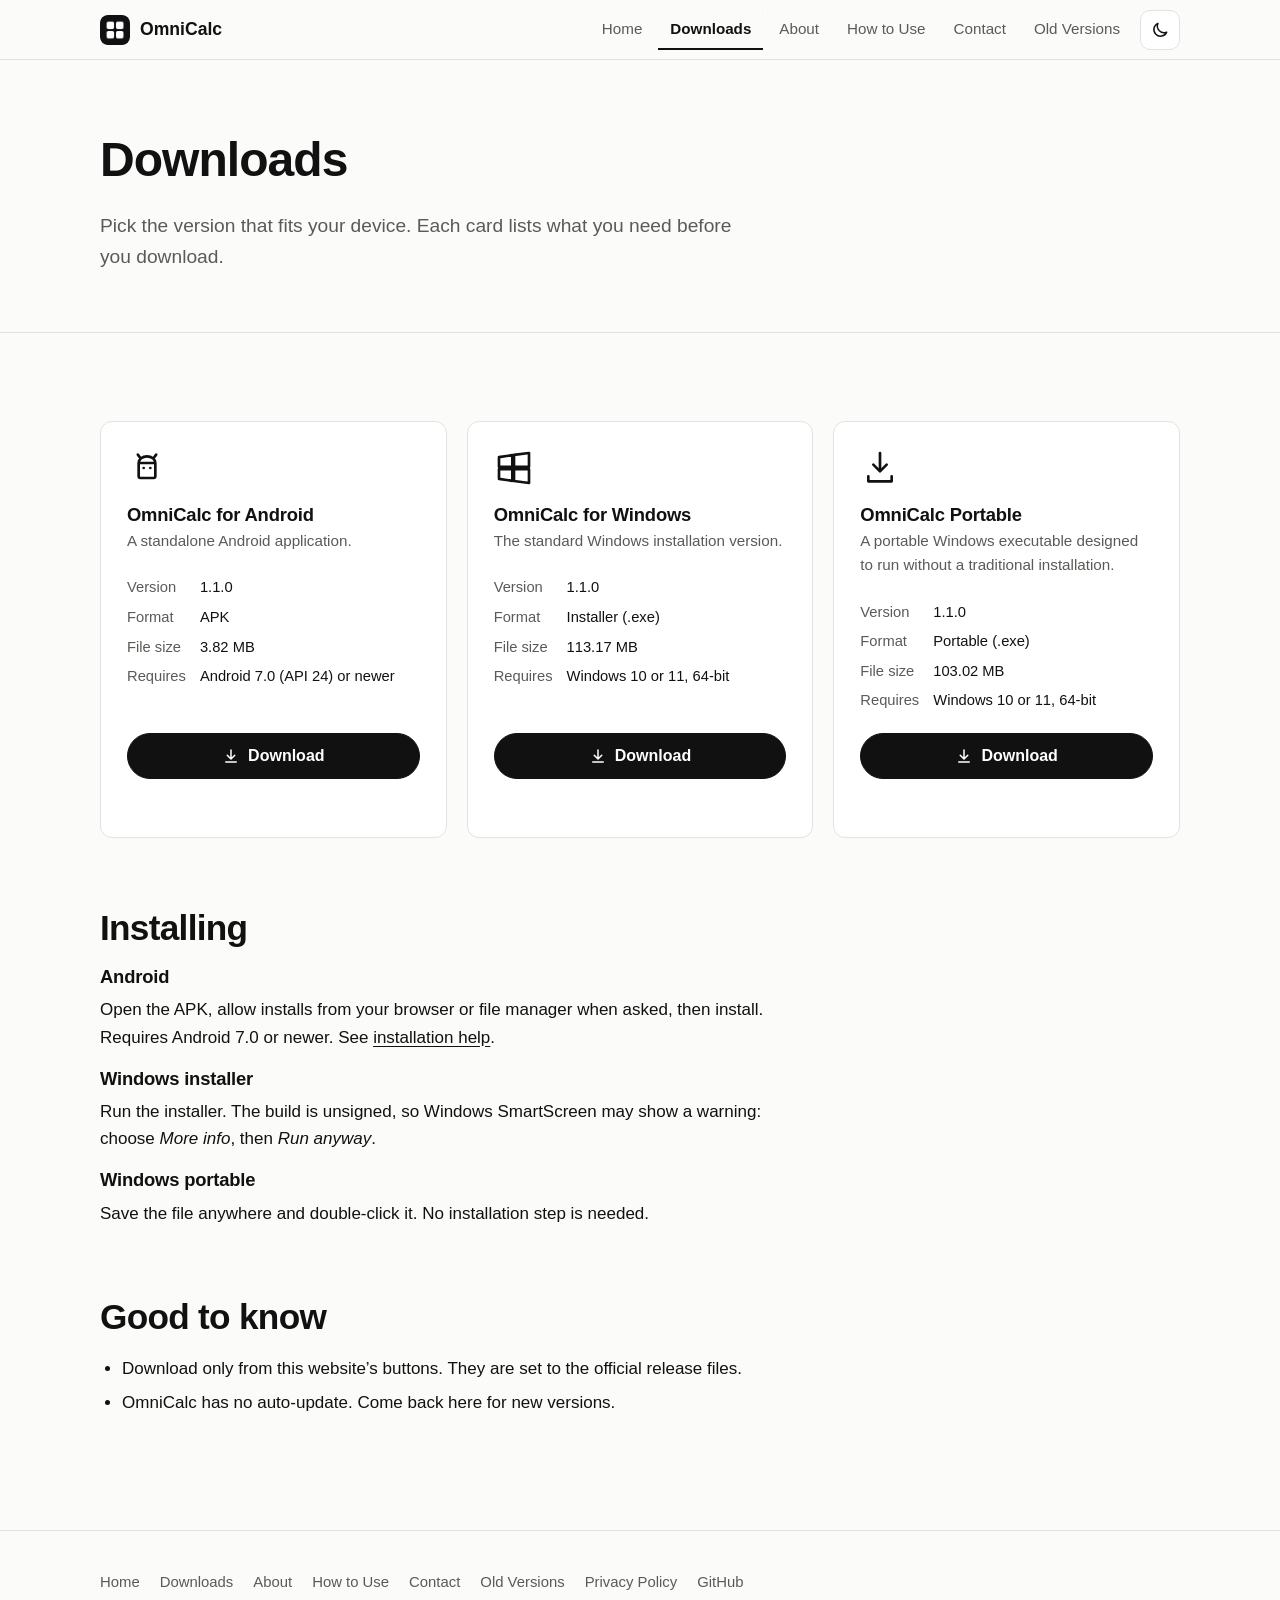
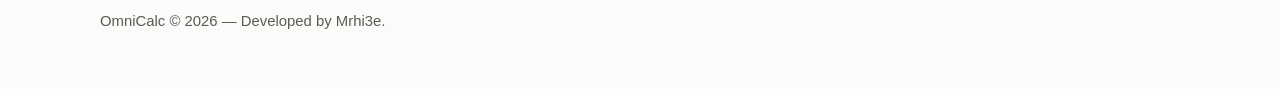
<file: pages/downloads.html>
<!doctype html>
<html lang="en" data-theme="light">
  <head>
    <meta charset="utf-8" />
    <meta name="viewport" content="width=device-width, initial-scale=1" />
    <title>Downloads — OmniCalc</title>
    <meta
      name="description"
      content="Download OmniCalc for Android, Windows 64-bit (installer) or Windows portable."
    />
    <link
      rel="canonical"
      href="https://aamirsohail-wx.github.io/OmniCalc/pages/downloads.html"
    />
    <meta property="og:type" content="website" />
    <meta property="og:site_name" content="OmniCalc" />
    <meta property="og:title" content="Downloads — OmniCalc" />
    <meta
      property="og:description"
      content="Download OmniCalc for Android, Windows 64-bit (installer) or Windows portable."
    />
    <meta
      property="og:url"
      content="https://aamirsohail-wx.github.io/OmniCalc/pages/downloads.html"
    />
    <meta
      property="og:image"
      content="https://aamirsohail-wx.github.io/OmniCalc/assets/images/og-image.png"
    />
    <meta name="twitter:card" content="summary_large_image" />
    <meta name="twitter:title" content="Downloads — OmniCalc" />
    <meta
      name="twitter:description"
      content="Download OmniCalc for Android, Windows 64-bit (installer) or Windows portable."
    />
    <meta name="theme-color" content="#0b0b0b" />
    <link rel="icon" href="../assets/logo/favicon.svg" type="image/svg+xml" />
    <link
      rel="icon"
      href="../assets/logo/favicon-32.png"
      sizes="32x32"
      type="image/png"
    />
    <link rel="icon" href="../assets/logo/favicon.ico" sizes="any" />
    <link rel="apple-touch-icon" href="../assets/logo/apple-touch-icon.png" />
    <link rel="stylesheet" href="../css/style.css" />
    <link rel="stylesheet" href="../css/responsive.css" />
    <link rel="stylesheet" href="../css/animations.css" />
    <!-- Must stay in <head> and NOT deferred: sets the saved theme before the page paints. -->
    <script src="../js/theme.js"></script>
  </head>
  <body data-root="../">
    <a class="skip" href="#main">Skip to content</a>
    <header class="site-header" data-open="false">
      <div class="container nav">
        <a class="brand" href="../index.html" aria-label="OmniCalc home"
          ><img
            src="../assets/logo/omnicalc-logo.png"
            alt=""
            width="30"
            height="30"
          /><span>OmniCalc</span></a
        >
        <nav aria-label="Main">
          <ul class="nav-links" id="site-menu">
            <li><a href="../index.html">Home</a></li>
            <li><a href="downloads.html" aria-current="page">Downloads</a></li>
            <li><a href="about.html">About</a></li>
            <li><a href="instructions.html">How to Use</a></li>
            <li><a href="contact.html">Contact</a></li>
            <li><a href="old-versions.html">Old Versions</a></li>
          </ul>
        </nav>
        <button
          class="icon-btn theme-toggle"
          type="button"
          data-theme-toggle
          aria-label="Switch to dark theme"
        >
          <svg
            viewBox="0 0 24 24"
            aria-hidden="true"
            class="i-moon"
            fill="none"
            stroke="currentColor"
            stroke-width="1.8"
            stroke-linejoin="round"
          >
            <path d="M20 14.5A8 8 0 0 1 9.5 4 8 8 0 1 0 20 14.5z" /></svg
          ><svg
            viewBox="0 0 24 24"
            aria-hidden="true"
            class="i-sun"
            fill="none"
            stroke="currentColor"
            stroke-width="1.8"
            stroke-linecap="round"
          >
            <circle cx="12" cy="12" r="4" />
            <path
              d="M12 2v2M12 20v2M2 12h2M20 12h2M5 5l1.5 1.5M17.5 17.5L19 19M19 5l-1.5 1.5M6.5 17.5L5 19"
            />
          </svg>
        </button>
        <button
          class="icon-btn menu-btn"
          type="button"
          data-menu-btn
          aria-expanded="false"
          aria-controls="site-menu"
          aria-label="Open menu"
        >
          <svg
            viewBox="0 0 24 24"
            aria-hidden="true"
            fill="none"
            stroke="currentColor"
            stroke-width="1.8"
            stroke-linecap="round"
          >
            <path d="M4 7h16M4 12h16M4 17h16" />
          </svg>
        </button>
      </div>
    </header>
    <main id="main">
      <section class="page-head">
        <div class="container">
          <h1>Downloads</h1>
          <p class="lead">
            Pick the version that fits your device. Each card lists what you
            need before you download.
          </p>
        </div>
      </section>
      <div class="container page-body">
      
        <div class="dl-grid">
          <article class="dl-card" data-download="android">
            <svg
              class="plat-icon"
              viewBox="0 0 24 24"
              aria-hidden="true"
              fill="none"
              stroke="currentColor"
              stroke-width="1.6"
              stroke-linecap="round"
              stroke-linejoin="round"
            >
              <path
                d="M7 9h10v8a1 1 0 0 1-1 1H8a1 1 0 0 1-1-1zM8 6l-1.5-2M16 6l1.5-2M7 9a5 4 0 0 1 10 0M10 12h.01M14 12h.01"
              />
            </svg>
            <h3>OmniCalc for Android</h3>
            <p class="desc">A standalone Android application.</p>
            <dl class="dl-meta">
              <dt>Version</dt>
              <dd data-field="version">&ndash;</dd>
              <dt>Format</dt>
              <dd data-field="format">&ndash;</dd>
              <dt>File size</dt>
              <dd data-field="size">&ndash;</dd>
              <dt>Requires</dt>
              <dd data-field="requirements">&ndash;</dd>
            </dl>
            <a class="btn block" href="#" data-dl-btn role="button"
              ><svg
                viewBox="0 0 24 24"
                aria-hidden="true"
                fill="none"
                stroke="currentColor"
                stroke-width="2"
                stroke-linecap="round"
                stroke-linejoin="round"
              >
                <path d="M12 4v11M7 11l5 5 5-5M5 20h14" /></svg
              >Download</a
            >
            <p
              class="dl-status"
              data-dl-status
              role="status"
              aria-live="polite"
            ></p>
          </article>
          <article class="dl-card" data-download="windows64">
            <svg
              class="plat-icon"
              viewBox="0 0 24 24"
              aria-hidden="true"
              fill="none"
              stroke="currentColor"
              stroke-width="1.6"
              stroke-linecap="round"
              stroke-linejoin="round"
            >
              <path
                d="M3 5.5l8-1.2v7H3zM12 4.1L21 3v8.3h-9zM3 12.7h8v7l-8-1.2zM12 12.7h9V21l-9-1.2z"
              />
            </svg>
            <h3>OmniCalc for Windows</h3>
            <p class="desc">The standard Windows installation version.</p>
            <dl class="dl-meta">
              <dt>Version</dt>
              <dd data-field="version">&ndash;</dd>
              <dt>Format</dt>
              <dd data-field="format">&ndash;</dd>
              <dt>File size</dt>
              <dd data-field="size">&ndash;</dd>
              <dt>Requires</dt>
              <dd data-field="requirements">&ndash;</dd>
            </dl>
            <a class="btn block" href="#" data-dl-btn role="button"
              ><svg
                viewBox="0 0 24 24"
                aria-hidden="true"
                fill="none"
                stroke="currentColor"
                stroke-width="2"
                stroke-linecap="round"
                stroke-linejoin="round"
              >
                <path d="M12 4v11M7 11l5 5 5-5M5 20h14" /></svg
              >Download</a
            >
            <p
              class="dl-status"
              data-dl-status
              role="status"
              aria-live="polite"
            ></p>
          </article>
          <article class="dl-card" data-download="portable">
            <svg
              class="plat-icon"
              viewBox="0 0 24 24"
              aria-hidden="true"
              fill="none"
              stroke="currentColor"
              stroke-width="1.6"
              stroke-linecap="round"
              stroke-linejoin="round"
            >
              <path d="M12 3v11M8 10l4 4 4-4M5 17v3h14v-3" />
            </svg>
            <h3>OmniCalc Portable</h3>
            <p class="desc">
              A portable Windows executable designed to run without a
              traditional installation.
            </p>
            <dl class="dl-meta">
              <dt>Version</dt>
              <dd data-field="version">&ndash;</dd>
              <dt>Format</dt>
              <dd data-field="format">&ndash;</dd>
              <dt>File size</dt>
              <dd data-field="size">&ndash;</dd>
              <dt>Requires</dt>
              <dd data-field="requirements">&ndash;</dd>
            </dl>
            <a class="btn block" href="#" data-dl-btn role="button"
              ><svg
                viewBox="0 0 24 24"
                aria-hidden="true"
                fill="none"
                stroke="currentColor"
                stroke-width="2"
                stroke-linecap="round"
                stroke-linejoin="round"
              >
                <path d="M12 4v11M7 11l5 5 5-5M5 20h14" /></svg
              >Download</a
            >
            <p
              class="dl-status"
              data-dl-status
              role="status"
              aria-live="polite"
            ></p>
          </article>
        </div>
        <div class="prose">
          <h2>Installing</h2>
          <h3>Android</h3>
          <p>
            Open the APK, allow installs from your browser or file manager when
            asked, then install. Requires Android 7.0 or newer. See
            <a href="instructions.html#installation">installation help</a>.
          </p>
          <h3>Windows installer</h3>
          <p>
            Run the installer. The build is unsigned, so Windows SmartScreen may
            show a warning: choose <em>More info</em>, then <em>Run anyway</em>.
          </p>
          <h3>Windows portable</h3>
          <p>
            Save the file anywhere and double-click it. No installation step is
            needed.
          </p>
          <h2>Good to know</h2>
          <ul>
            <li>
              Download only from this website&rsquo;s buttons. They are set to
              the official release files.
            </li>
            <li>
              OmniCalc has no auto-update. Come back here for new versions.
            </li>
          </ul>
        </div>
      </div>
    </main>
    <button
      class="icon-btn to-top"
      type="button"
      data-to-top
      aria-label="Back to top"
    >
      <svg
        viewBox="0 0 24 24"
        aria-hidden="true"
        fill="none"
        stroke="currentColor"
        stroke-width="2"
        stroke-linecap="round"
        stroke-linejoin="round"
      >
        <path d="M6 15l6-6 6 6" />
      </svg>
    </button>
    <footer class="site-footer">
      <div class="container">
        <ul>
          <li><a href="../index.html">Home</a></li>
          <li><a href="downloads.html">Downloads</a></li>
          <li><a href="about.html">About</a></li>
          <li><a href="instructions.html">How to Use</a></li>
          <li><a href="contact.html">Contact</a></li>
            <li><a href="old-versions.html">Old Versions</a></li>
          <li><a href="privacy.html">Privacy Policy</a></li>
          <li><a data-github>GitHub</a></li>
        </ul>
        <p>OmniCalc &copy; 2026 &mdash; Developed by Mrhi3e.</p>
      </div>
    </footer>
    <script src="../js/config.js"></script>
    <script src="../js/main.js"></script>
    <script src="../js/navigation.js"></script>
    <script src="../js/downloads.js"></script>
  </body>
</html>
</file>
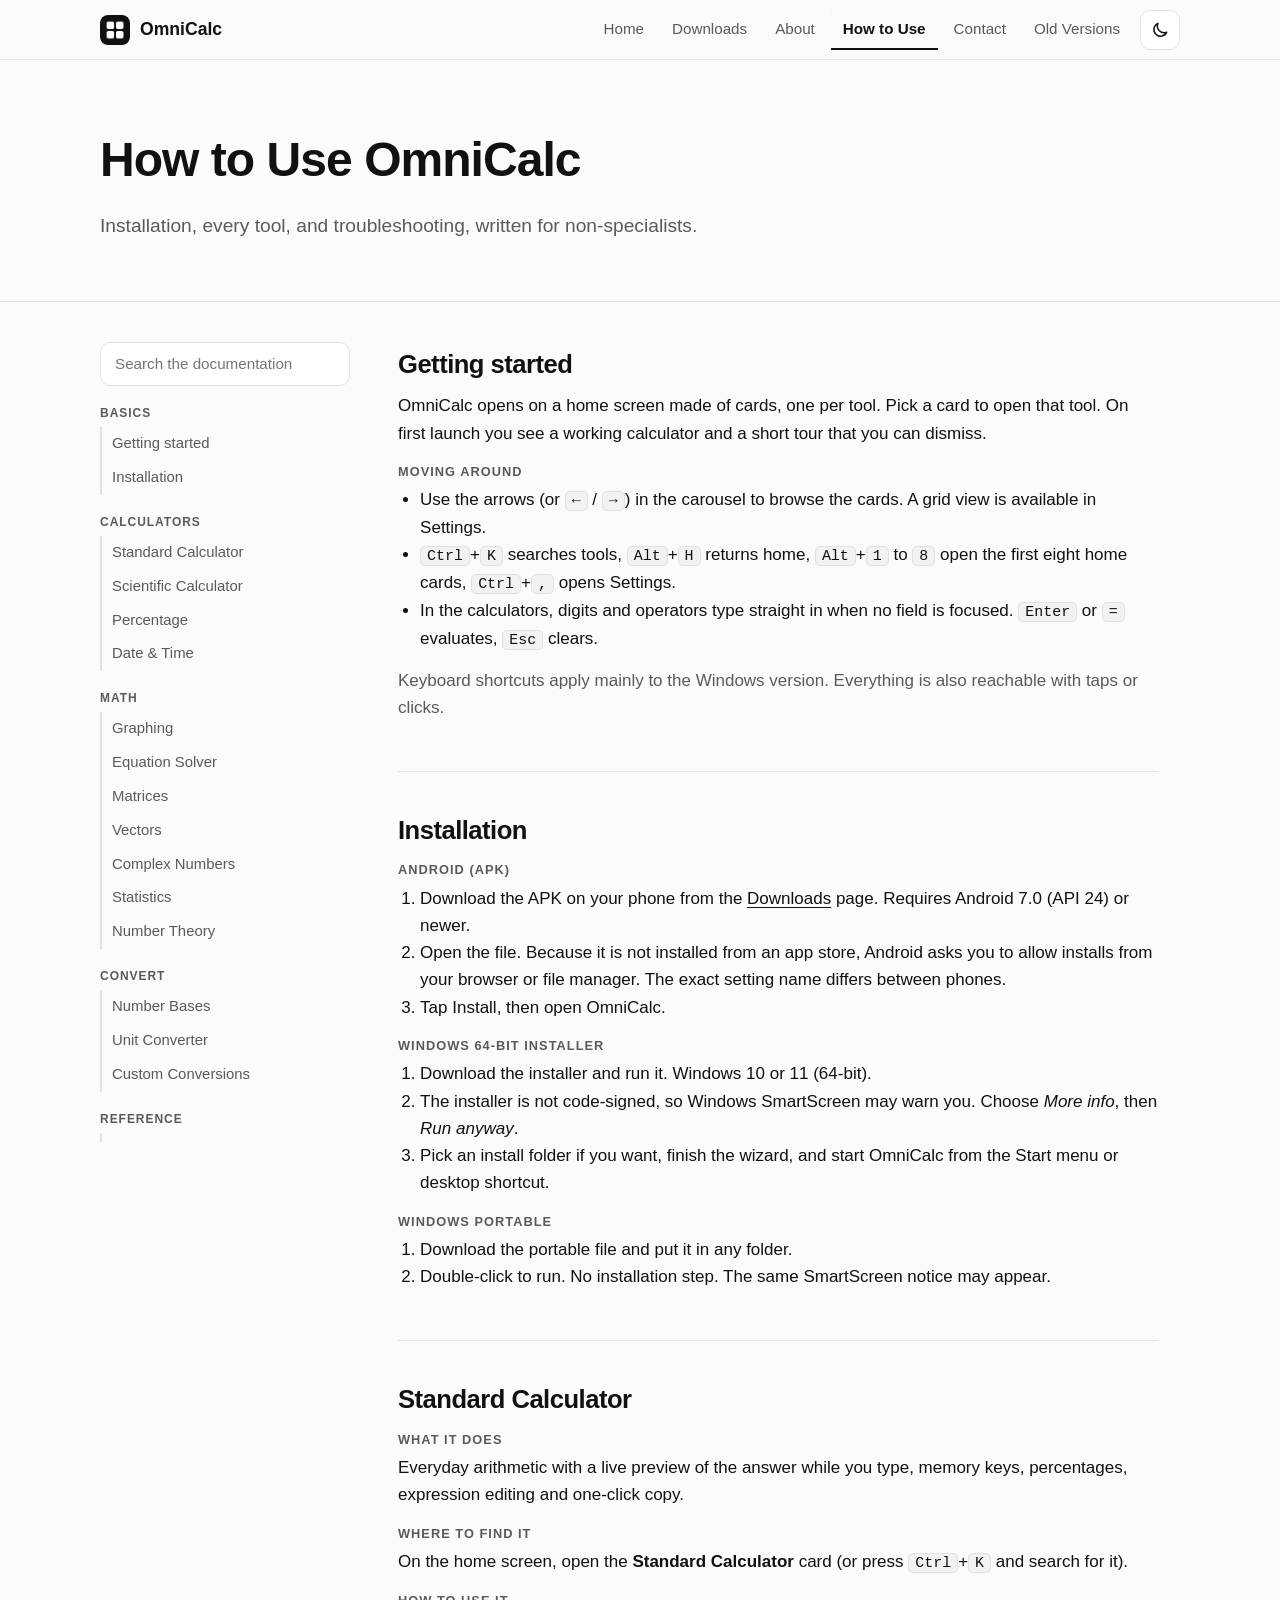
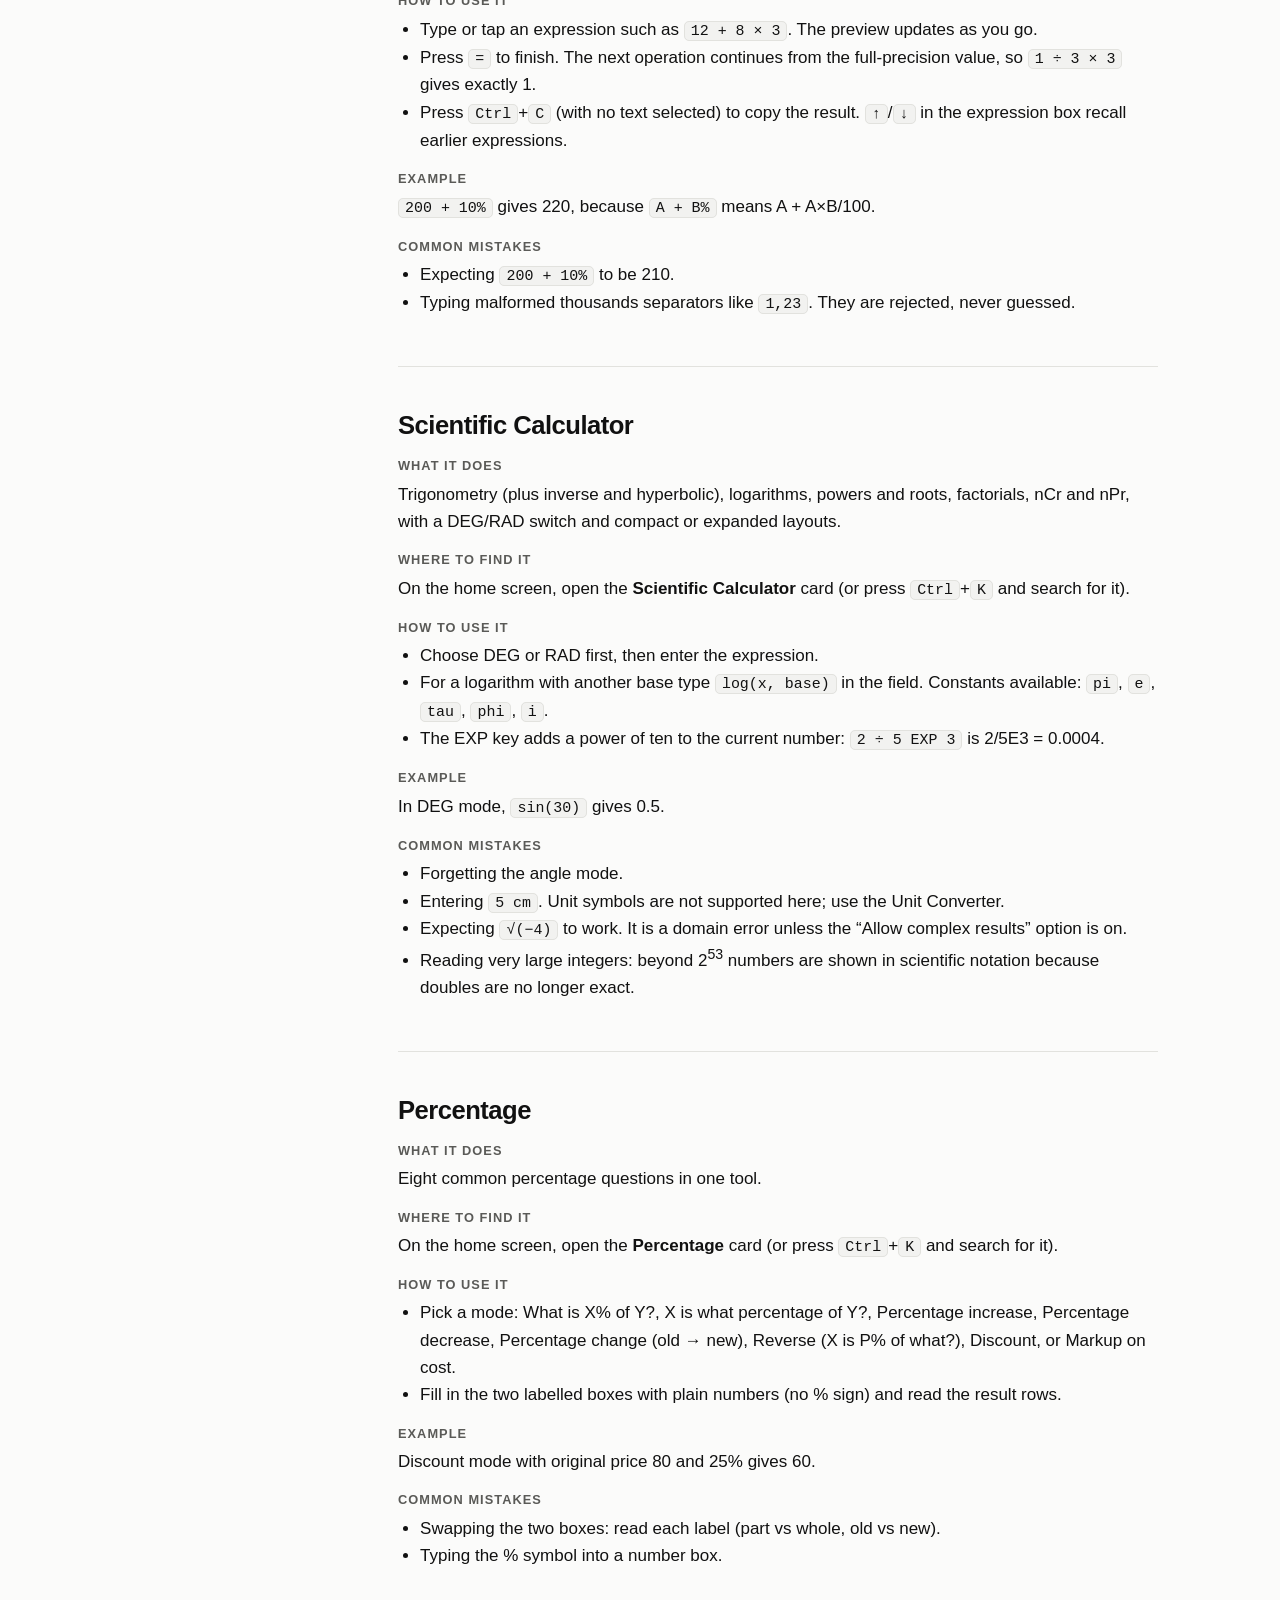
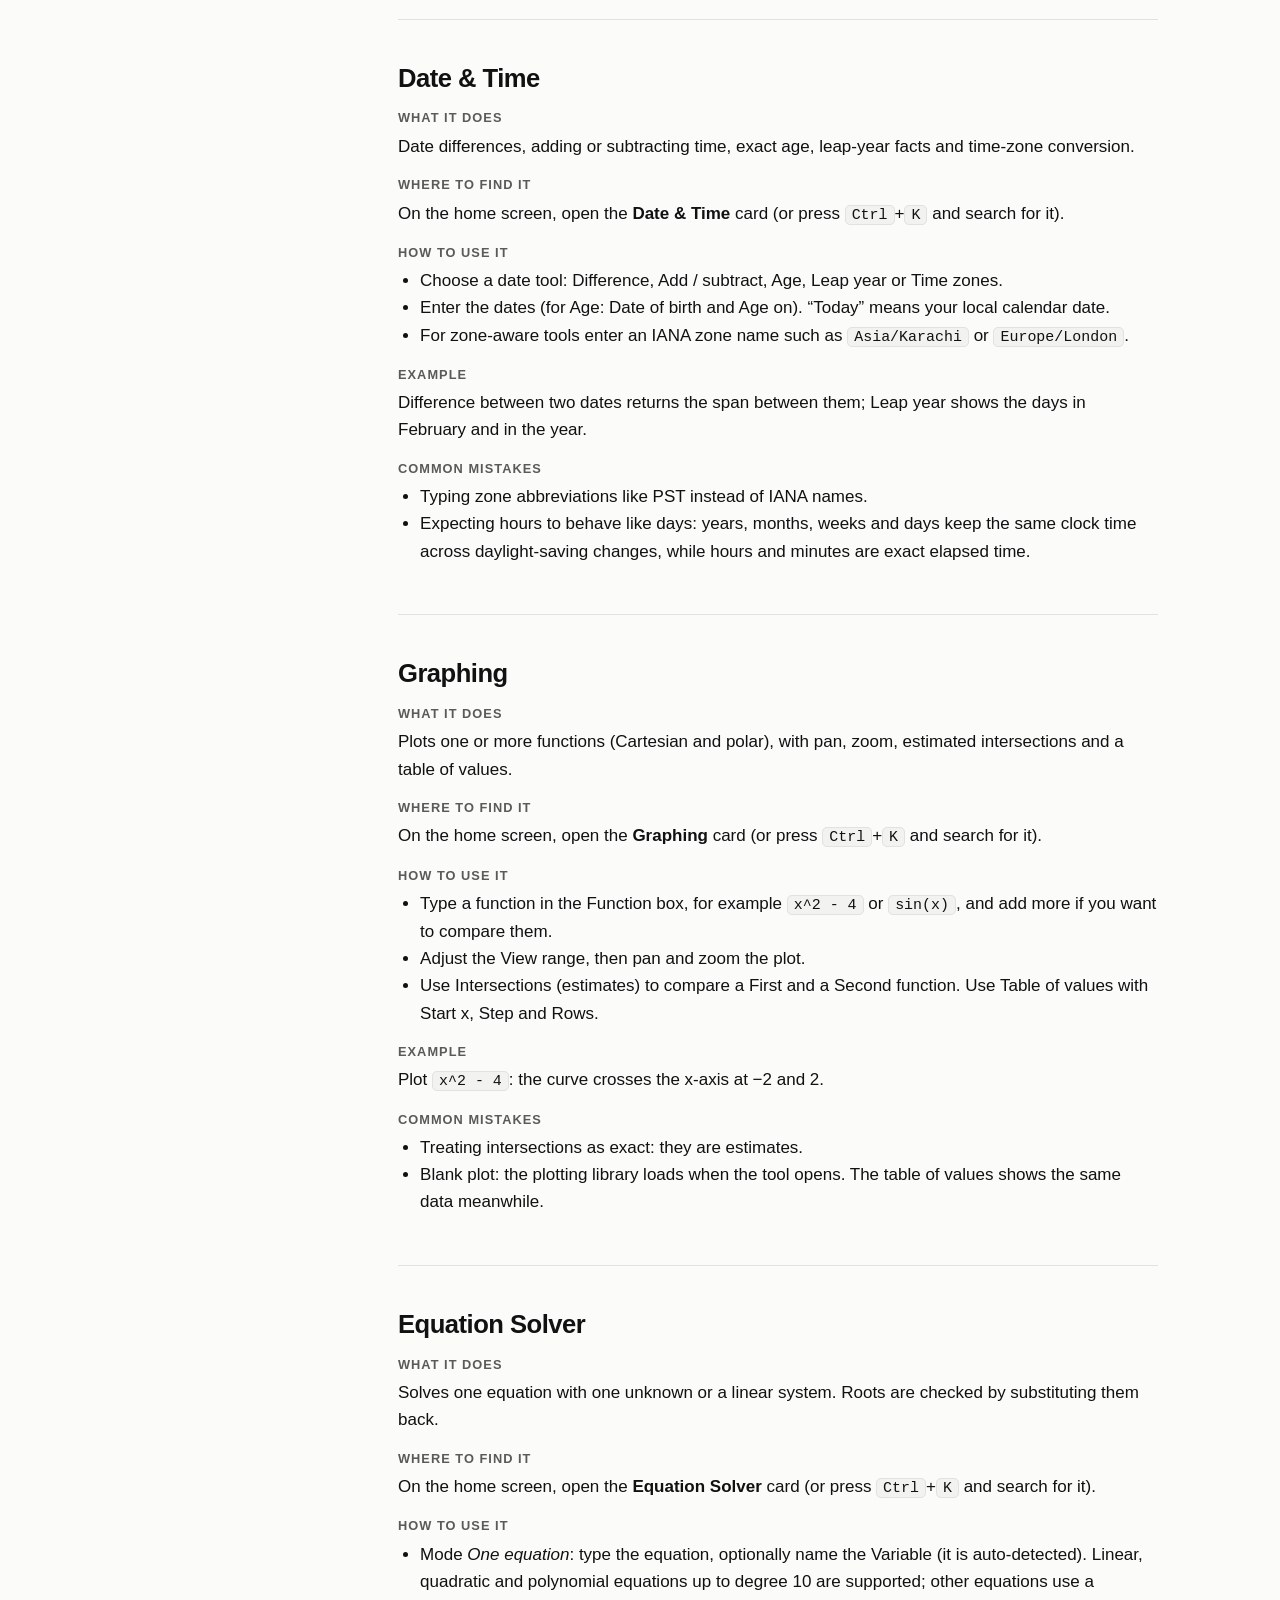
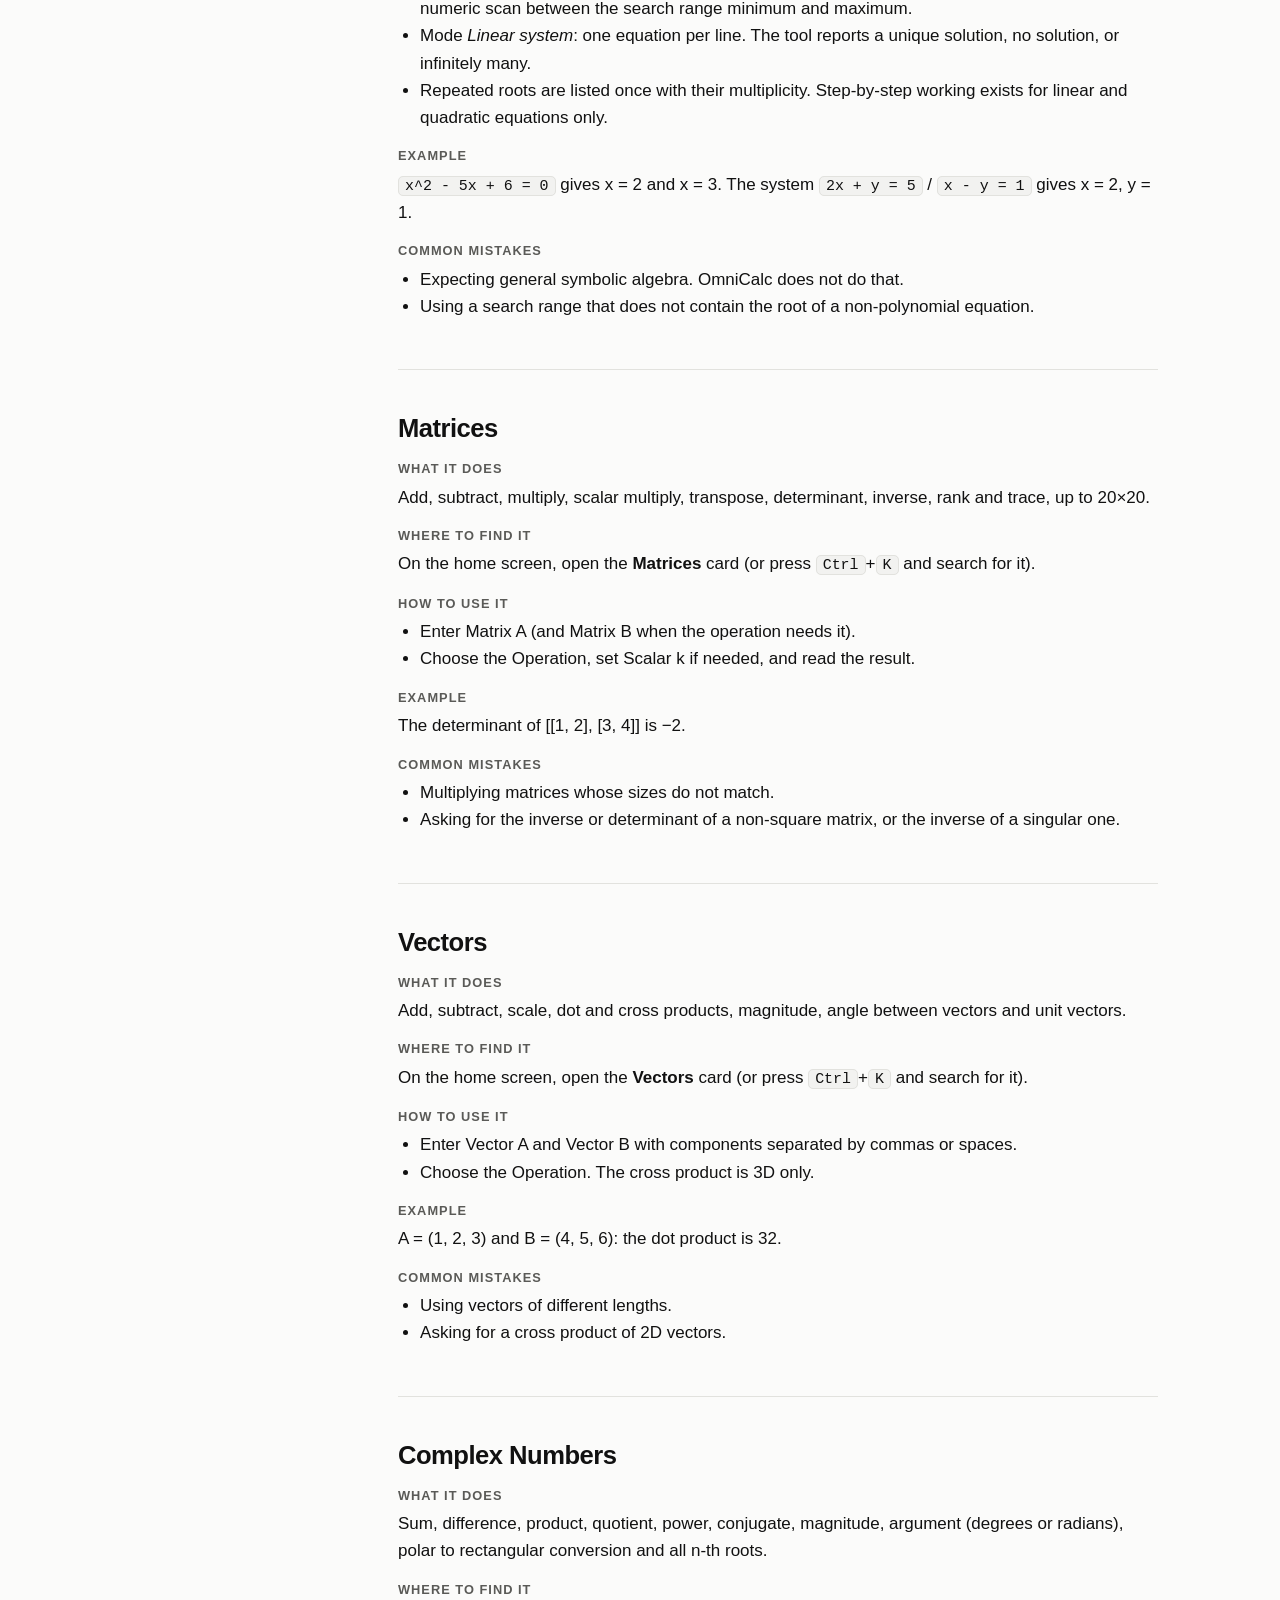
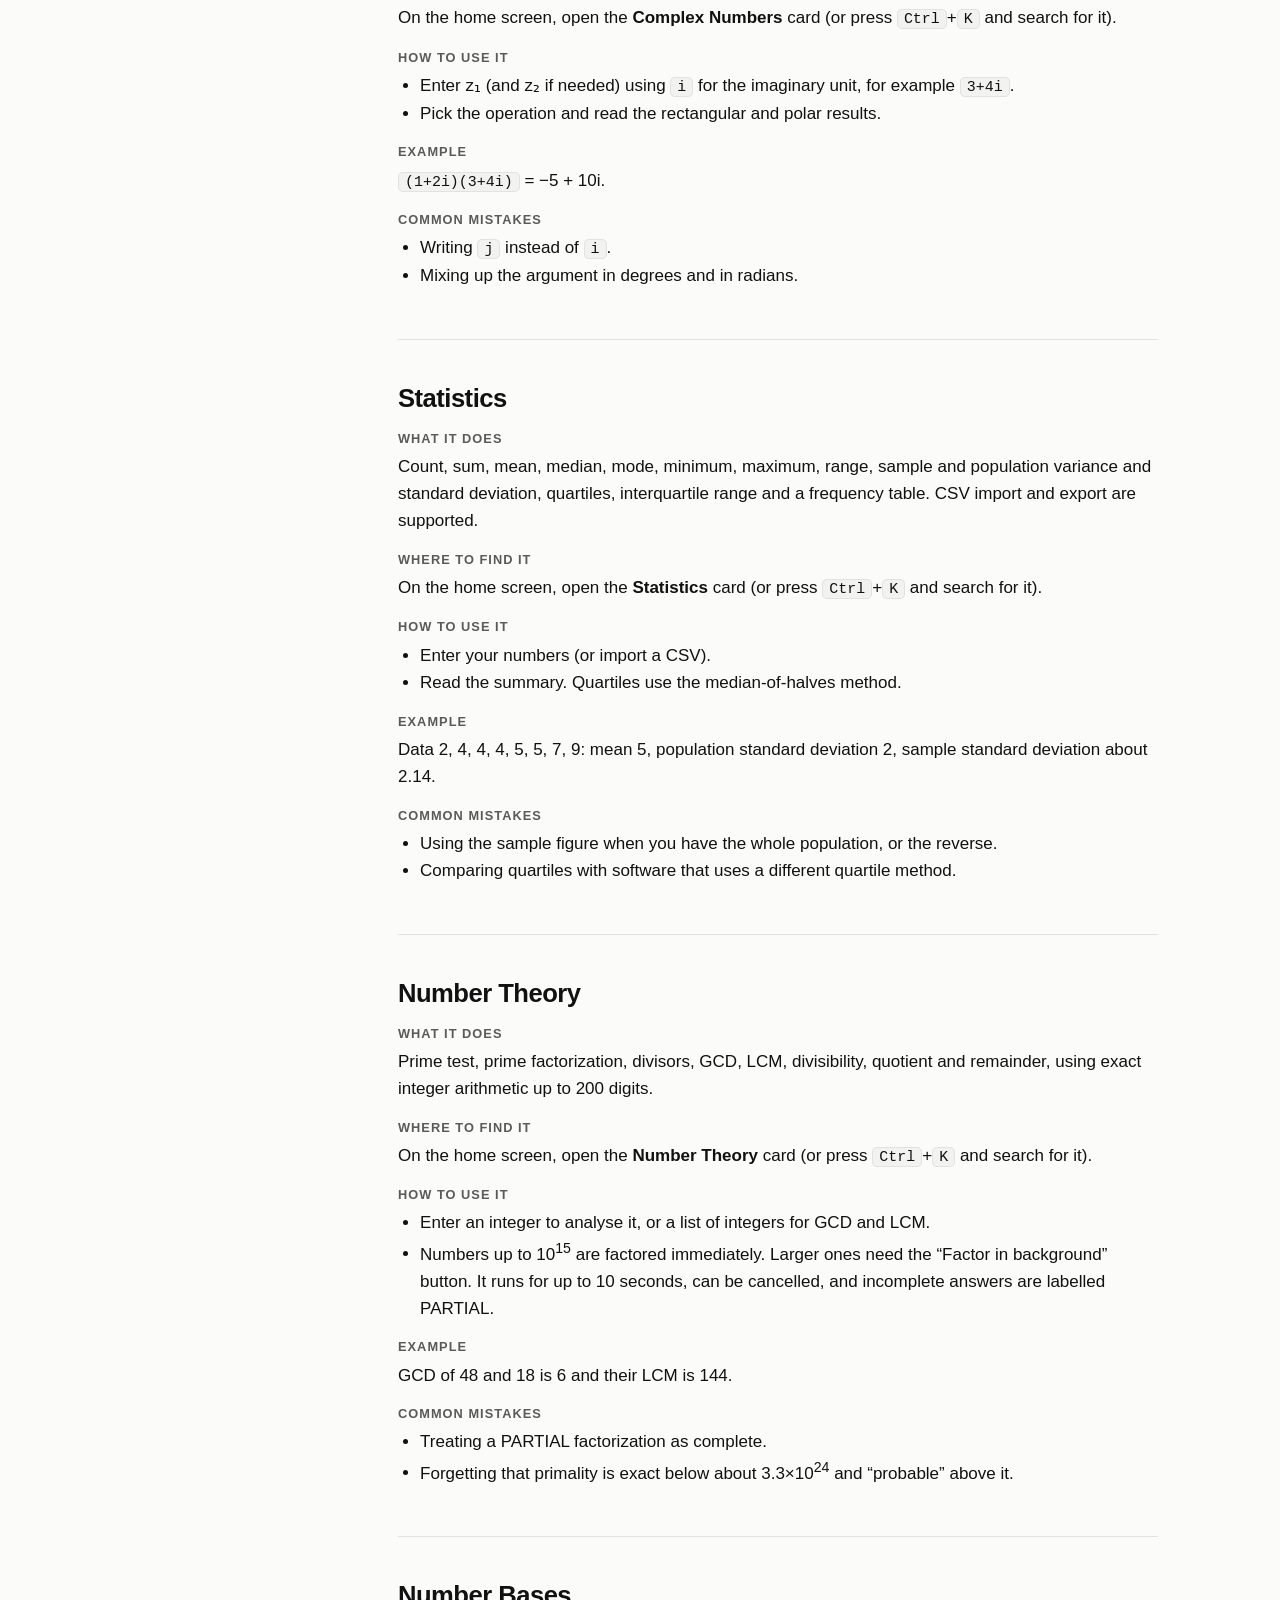
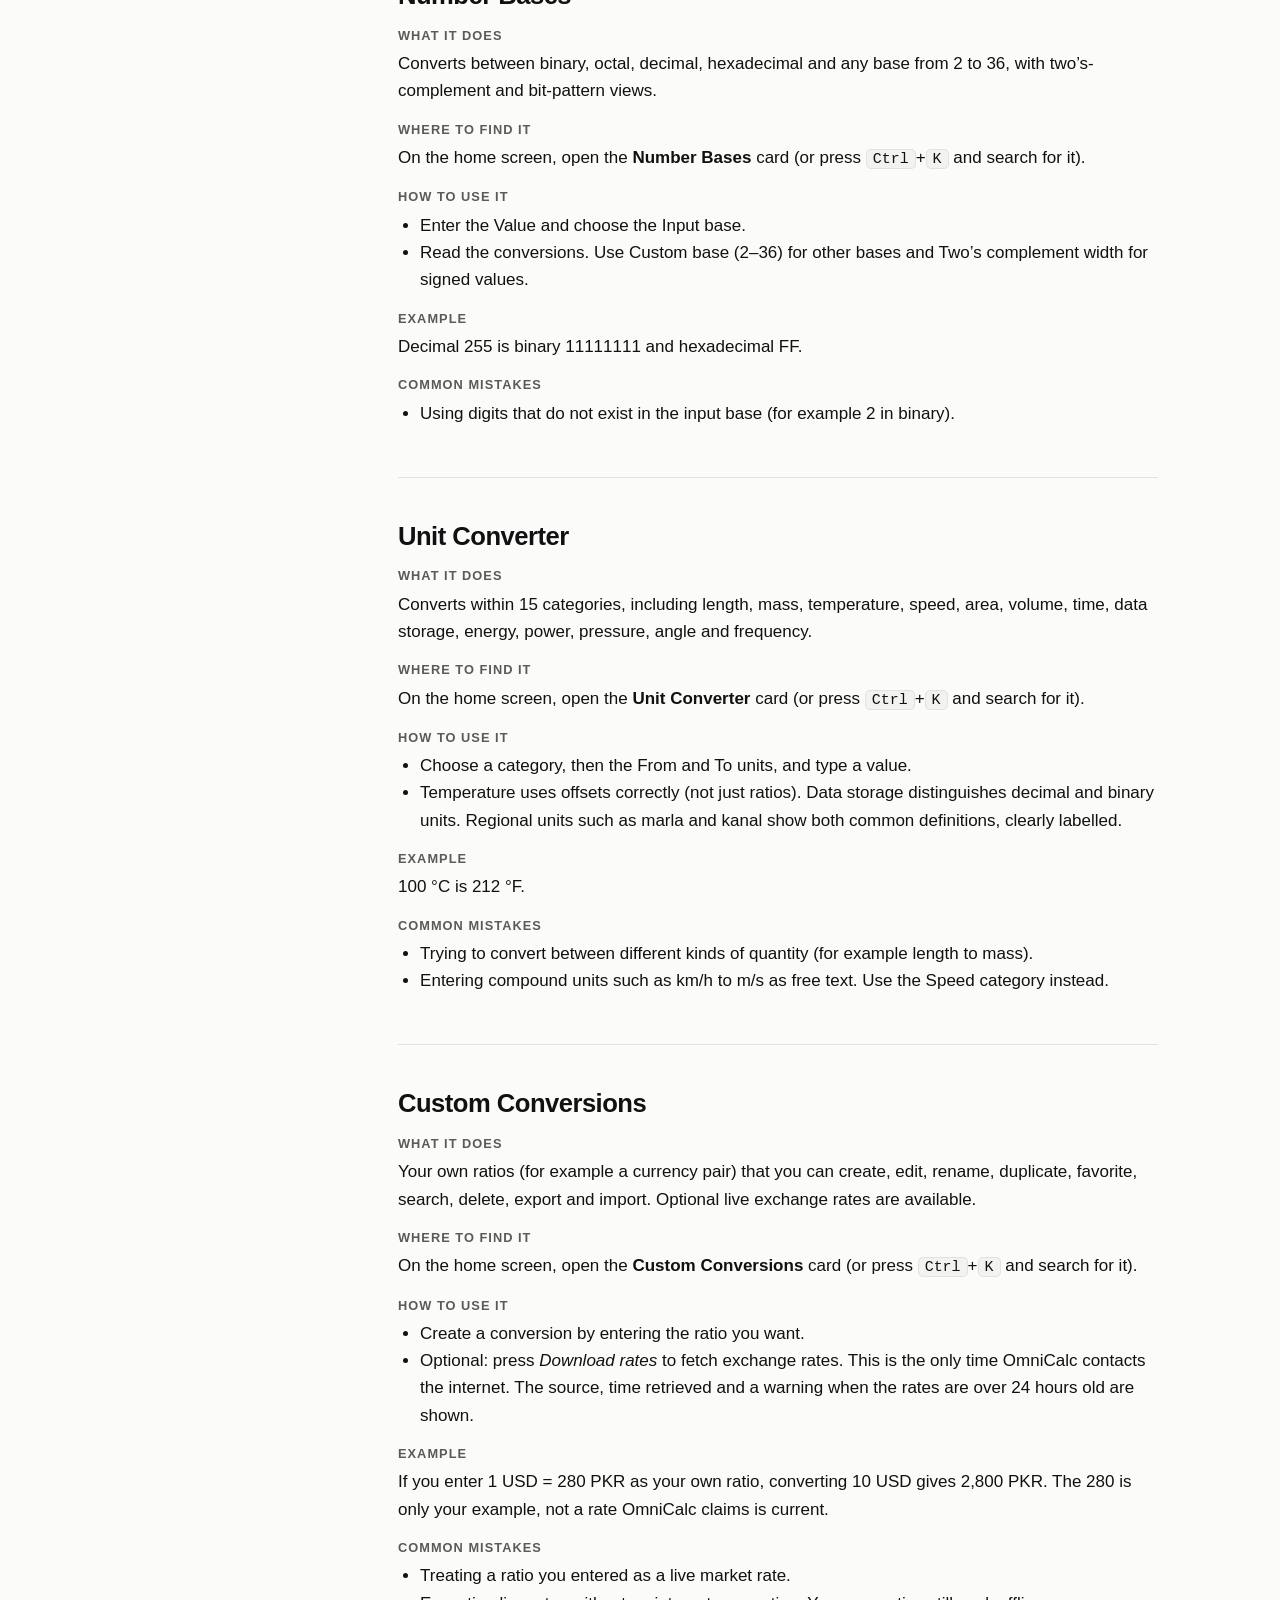
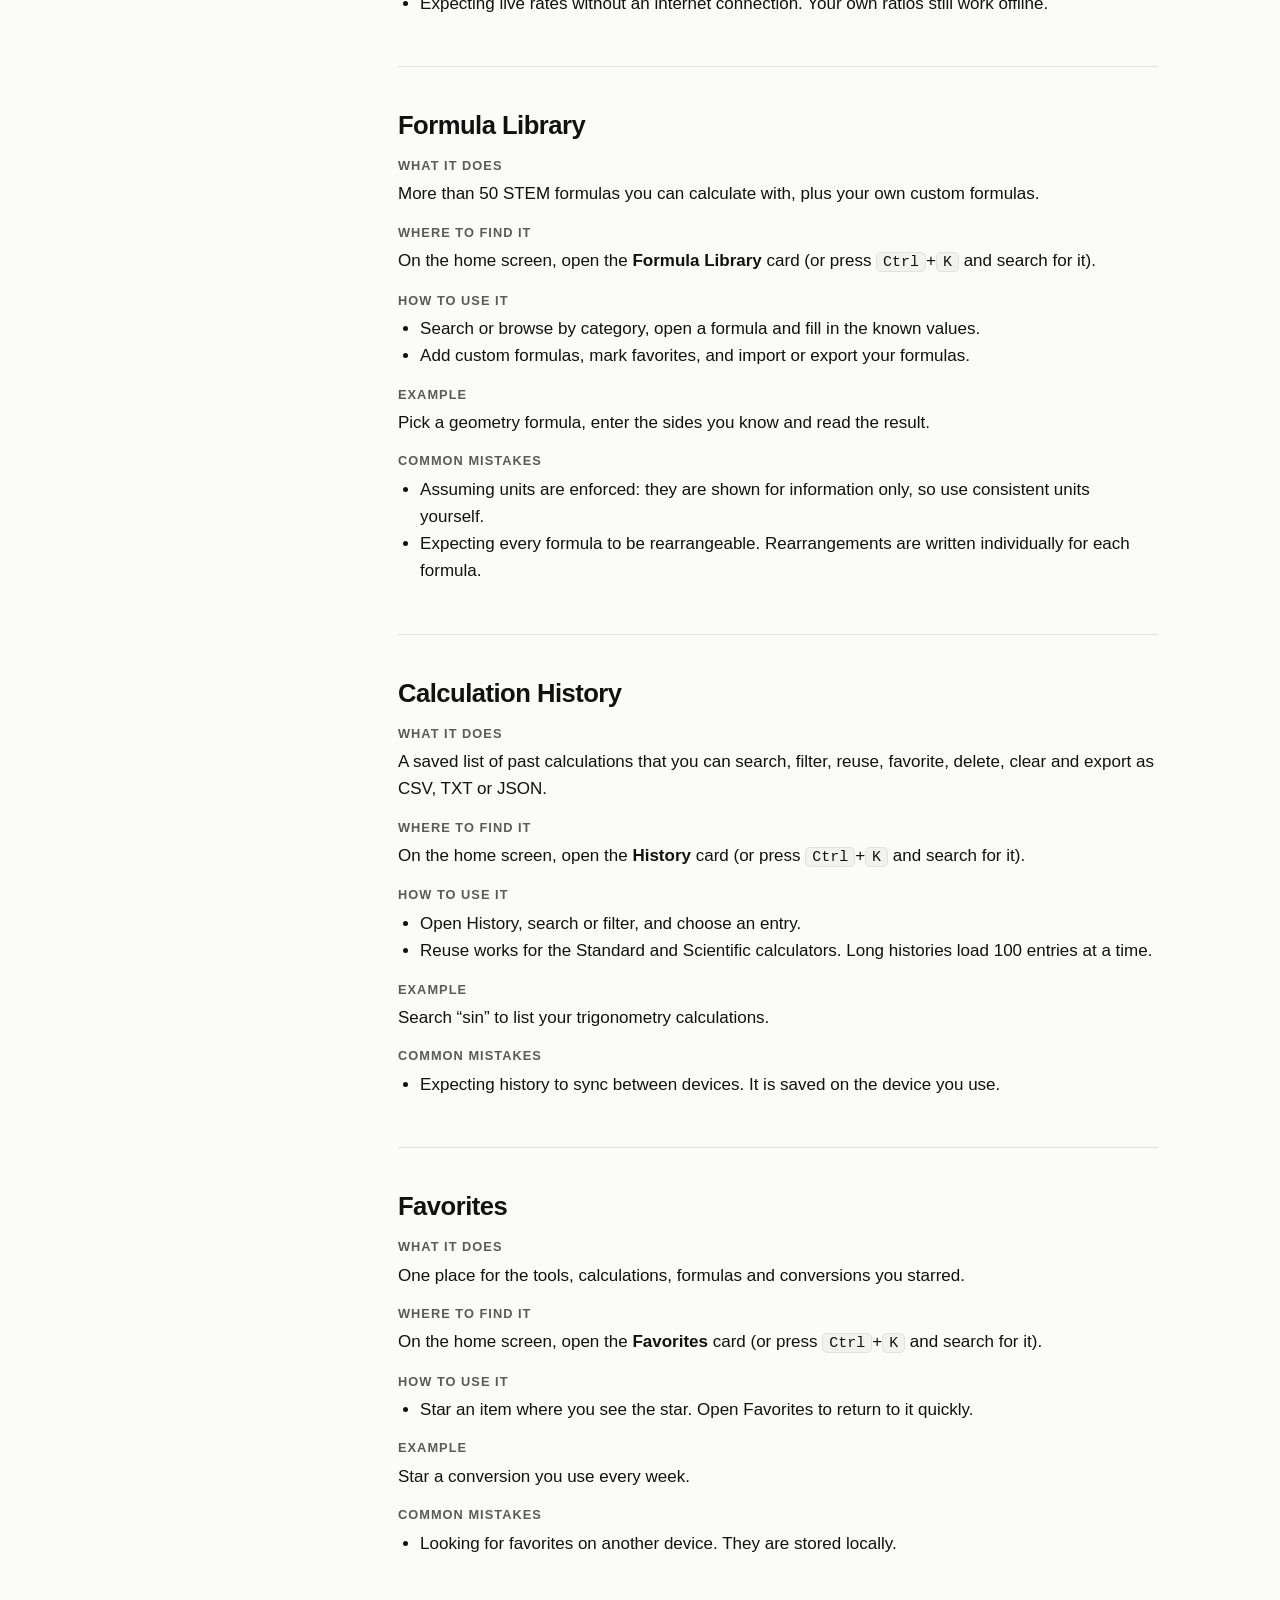
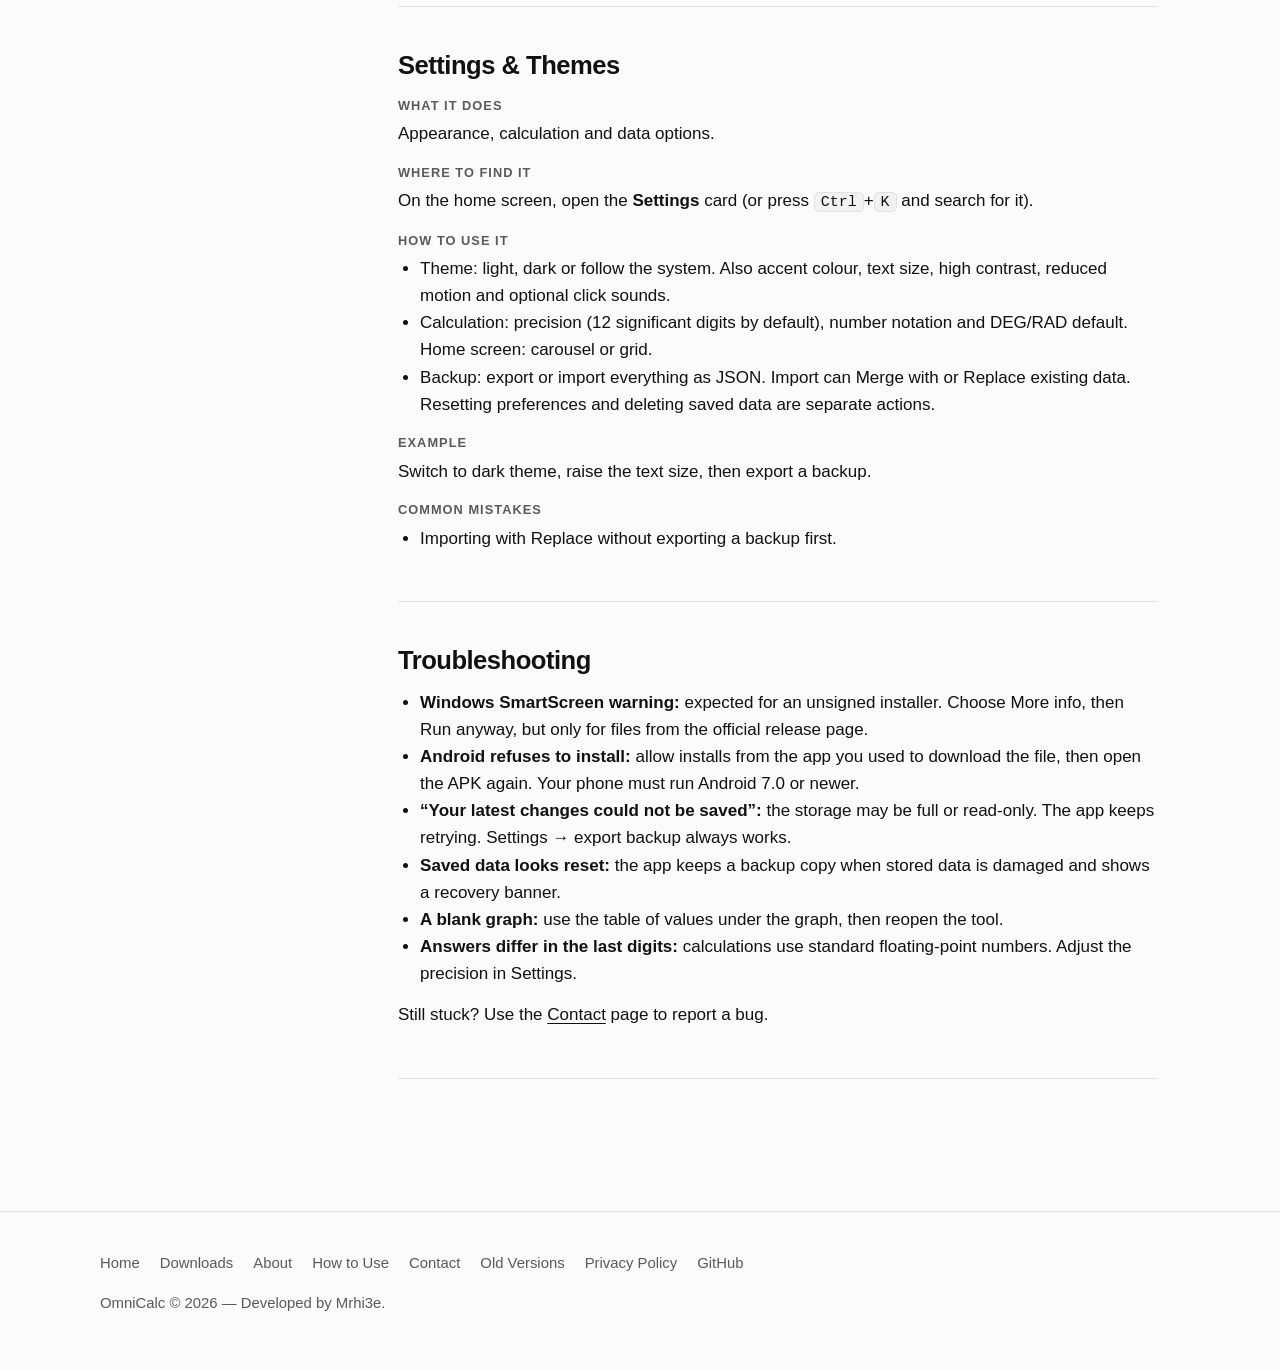
<file: pages/instructions.html>
<!doctype html>
<html lang="en" data-theme="light">
  <head>
    <meta charset="utf-8" />
    <meta name="viewport" content="width=device-width, initial-scale=1" />
    <title>How to Use — OmniCalc</title>
    <meta
      name="description"
      content="Searchable documentation for OmniCalc: installation, every calculator and tool, settings and troubleshooting."
    />
    <link
      rel="canonical"
      href="https://aamirsohail-wx.github.io/OmniCalc/pages/instructions.html"
    />
    <meta property="og:type" content="website" />
    <meta property="og:site_name" content="OmniCalc" />
    <meta property="og:title" content="How to Use — OmniCalc" />
    <meta
      property="og:description"
      content="Searchable documentation for OmniCalc: installation, every calculator and tool, settings and troubleshooting."
    />
    <meta
      property="og:url"
      content="https://aamirsohail-wx.github.io/OmniCalc/pages/instructions.html"
    />
    <meta
      property="og:image"
      content="https://aamirsohail-wx.github.io/OmniCalc/assets/images/og-image.png"
    />
    <meta name="twitter:card" content="summary_large_image" />
    <meta name="twitter:title" content="How to Use — OmniCalc" />
    <meta
      name="twitter:description"
      content="Searchable documentation for OmniCalc: installation, every calculator and tool, settings and troubleshooting."
    />
    <meta name="theme-color" content="#0b0b0b" />
    <link rel="icon" href="../assets/logo/favicon.svg" type="image/svg+xml" />
    <link
      rel="icon"
      href="../assets/logo/favicon-32.png"
      sizes="32x32"
      type="image/png"
    />
    <link rel="icon" href="../assets/logo/favicon.ico" sizes="any" />
    <link rel="apple-touch-icon" href="../assets/logo/apple-touch-icon.png" />
    <link rel="stylesheet" href="../css/style.css" />
    <link rel="stylesheet" href="../css/responsive.css" />
    <link rel="stylesheet" href="../css/animations.css" />
    <!-- Must stay in <head> and NOT deferred: sets the saved theme before the page paints. -->
    <script src="../js/theme.js"></script>
  </head>
  <body data-root="../">
    <a class="skip" href="#main">Skip to content</a>
    <header class="site-header" data-open="false">
      <div class="container nav">
        <a class="brand" href="../index.html" aria-label="OmniCalc home"
          ><img
            src="../assets/logo/omnicalc-logo.png"
            alt=""
            width="30"
            height="30"
          /><span>OmniCalc</span></a
        >
        <nav aria-label="Main">
          <ul class="nav-links" id="site-menu">
            <li><a href="../index.html">Home</a></li>
            <li><a href="downloads.html">Downloads</a></li>
            <li><a href="about.html">About</a></li>
            <li>
              <a href="instructions.html" aria-current="page">How to Use</a>
            </li>
            <li><a href="contact.html">Contact</a></li>
            <li><a href="old-versions.html">Old Versions</a></li>
          </ul>
        </nav>
        <button
          class="icon-btn theme-toggle"
          type="button"
          data-theme-toggle
          aria-label="Switch to dark theme"
        >
          <svg
            viewBox="0 0 24 24"
            aria-hidden="true"
            class="i-moon"
            fill="none"
            stroke="currentColor"
            stroke-width="1.8"
            stroke-linejoin="round"
          >
            <path d="M20 14.5A8 8 0 0 1 9.5 4 8 8 0 1 0 20 14.5z" /></svg
          ><svg
            viewBox="0 0 24 24"
            aria-hidden="true"
            class="i-sun"
            fill="none"
            stroke="currentColor"
            stroke-width="1.8"
            stroke-linecap="round"
          >
            <circle cx="12" cy="12" r="4" />
            <path
              d="M12 2v2M12 20v2M2 12h2M20 12h2M5 5l1.5 1.5M17.5 17.5L19 19M19 5l-1.5 1.5M6.5 17.5L5 19"
            />
          </svg>
        </button>
        <button
          class="icon-btn menu-btn"
          type="button"
          data-menu-btn
          aria-expanded="false"
          aria-controls="site-menu"
          aria-label="Open menu"
        >
          <svg
            viewBox="0 0 24 24"
            aria-hidden="true"
            fill="none"
            stroke="currentColor"
            stroke-width="1.8"
            stroke-linecap="round"
          >
            <path d="M4 7h16M4 12h16M4 17h16" />
          </svg>
        </button>
      </div>
    </header>
    <main id="main">
      <section class="page-head">
        <div class="container">
          <h1>How to Use OmniCalc</h1>
          <p class="lead">
            Installation, every tool, and troubleshooting, written for
            non-specialists.
          </p>
        </div>
      </section>
      <div class="container docs">
        <details class="doc-nav" open>
          <summary>On this page</summary>
          <label
            class="sr-only"
            for="doc-search"
            style="position: absolute; left: -999px"
            >Search the documentation</label
          ><input
            id="doc-search"
            class="doc-search"
            type="search"
            placeholder="Search the documentation"
            autocomplete="off"
          />
          <p
            id="doc-live"
            class="sr-only"
            role="status"
            aria-live="polite"
            style="position: absolute; left: -999px"
          ></p>
          <ul>
            <li class="grp">Basics</li>
            <li><a href="#getting-started">Getting started</a></li>
            <li><a href="#installation">Installation</a></li>
            <li class="grp">Calculators</li>
            <li><a href="#standard">Standard Calculator</a></li>
            <li><a href="#scientific">Scientific Calculator</a></li>
            <li><a href="#percentage">Percentage</a></li>
            <li><a href="#datetime">Date &amp; Time</a></li>
            <li class="grp">Math</li>
            <li><a href="#graphing">Graphing</a></li>
            <li><a href="#equations">Equation Solver</a></li>
            <li><a href="#matrices">Matrices</a></li>
            <li><a href="#vectors">Vectors</a></li>
            <li><a href="#complex">Complex Numbers</a></li>
            <li><a href="#statistics">Statistics</a></li>
            <li><a href="#numtheory">Number Theory</a></li>
            <li class="grp">Convert</li>
            <li><a href="#bases">Number Bases</a></li>
            <li><a href="#units">Unit Converter</a></li>
            <li><a href="#custom">Custom Conversions</a></li>
            <li class="grp">Reference</li>
            <li><a href="#formulas">Formula Library</a></li>
            <li><a href="#history">Calculation History</a></li>
            <li><a href="#favorites">Favorites</a></li>
            <li><a href="#settings">Settings &amp; Themes</a></li>
            <li class="grp">Help</li>
            <li><a href="#troubleshooting">Troubleshooting</a></li>
          </ul>
        </details>
        <div>
          <div id="doc-content">
            <section class="doc-sec" id="getting-started">
              <h2>Getting started</h2>
              <p>
                OmniCalc opens on a home screen made of cards, one per tool.
                Pick a card to open that tool. On first launch you see a working
                calculator and a short tour that you can dismiss.
              </p>
              <h4>Moving around</h4>
              <ul>
                <li>
                  Use the arrows (or <kbd>&larr;</kbd> / <kbd>&rarr;</kbd>) in
                  the carousel to browse the cards. A grid view is available in
                  Settings.
                </li>
                <li>
                  <kbd>Ctrl</kbd>+<kbd>K</kbd> searches tools,
                  <kbd>Alt</kbd>+<kbd>H</kbd> returns home, <kbd>Alt</kbd>+<kbd
                    >1</kbd
                  >
                  to <kbd>8</kbd> open the first eight home cards,
                  <kbd>Ctrl</kbd>+<kbd>,</kbd> opens Settings.
                </li>
                <li>
                  In the calculators, digits and operators type straight in when
                  no field is focused. <kbd>Enter</kbd> or
                  <kbd>=</kbd> evaluates, <kbd>Esc</kbd> clears.
                </li>
              </ul>
              <p class="muted">
                Keyboard shortcuts apply mainly to the Windows version.
                Everything is also reachable with taps or clicks.
              </p>
            </section>
            <section class="doc-sec" id="installation">
              <h2>Installation</h2>
             
              <h4>Android (APK)</h4>
              <ol>
                <li>
                  Download the APK on your phone from the
                  <a href="downloads.html">Downloads</a> page. Requires Android
                  7.0 (API 24) or newer.
                </li>
                <li>
                  Open the file. Because it is not installed from an app store,
                  Android asks you to allow installs from your browser or file
                  manager. The exact setting name differs between phones.
                </li>
                <li>Tap Install, then open OmniCalc.</li>
              </ol>
              <h4>Windows 64-bit installer</h4>
              <ol>
                <li>
                  Download the installer and run it. Windows 10 or 11 (64-bit).
                </li>
                <li>
                  The installer is not code-signed, so Windows SmartScreen may
                  warn you. Choose <em>More info</em>, then <em>Run anyway</em>.
                </li>
                <li>
                  Pick an install folder if you want, finish the wizard, and
                  start OmniCalc from the Start menu or desktop shortcut.
                </li>
              </ol>
              <h4>Windows portable</h4>
              <ol>
                <li>Download the portable file and put it in any folder.</li>
                <li>
                  Double-click to run. No installation step. The same
                  SmartScreen notice may appear.
                </li>
              </ol>
            </section>
            <section class="doc-sec" id="standard">
              <h2>Standard Calculator</h2>
              <h4>What it does</h4>
              <p>
                Everyday arithmetic with a live preview of the answer while you
                type, memory keys, percentages, expression editing and one-click
                copy.
              </p>
              <h4>Where to find it</h4>
              <p>
                On the home screen, open the
                <strong>Standard Calculator</strong> card (or press
                <kbd>Ctrl</kbd>+<kbd>K</kbd> and search for it).
              </p>
              <h4>How to use it</h4>
              <ul>
                <li>
                  Type or tap an expression such as
                  <code>12 + 8 &times; 3</code>. The preview updates as you go.
                </li>
                <li>
                  Press <kbd>=</kbd> to finish. The next operation continues
                  from the full-precision value, so
                  <code>1 &divide; 3 &times; 3</code> gives exactly 1.
                </li>
                <li>
                  Press <kbd>Ctrl</kbd>+<kbd>C</kbd> (with no text selected) to
                  copy the result. <kbd>&uarr;</kbd>/<kbd>&darr;</kbd> in the
                  expression box recall earlier expressions.
                </li>
              </ul>
              <h4>Example</h4>
              <p>
                <code>200 + 10%</code> gives 220, because
                <code>A + B%</code> means A + A&times;B/100.
              </p>
              <h4>Common mistakes</h4>
              <ul>
                <li>Expecting <code>200 + 10%</code> to be 210.</li>
                <li>
                  Typing malformed thousands separators like <code>1,23</code>.
                  They are rejected, never guessed.
                </li>
              </ul>
            </section>
            <section class="doc-sec" id="scientific">
              <h2>Scientific Calculator</h2>
              <h4>What it does</h4>
              <p>
                Trigonometry (plus inverse and hyperbolic), logarithms, powers
                and roots, factorials, nCr and nPr, with a DEG/RAD switch and
                compact or expanded layouts.
              </p>
              <h4>Where to find it</h4>
              <p>
                On the home screen, open the
                <strong>Scientific Calculator</strong> card (or press
                <kbd>Ctrl</kbd>+<kbd>K</kbd> and search for it).
              </p>
              <h4>How to use it</h4>
              <ul>
                <li>Choose DEG or RAD first, then enter the expression.</li>
                <li>
                  For a logarithm with another base type
                  <code>log(x, base)</code> in the field. Constants available:
                  <code>pi</code>, <code>e</code>, <code>tau</code>,
                  <code>phi</code>, <code>i</code>.
                </li>
                <li>
                  The EXP key adds a power of ten to the current number:
                  <code>2 &divide; 5 EXP 3</code> is 2/5E3 = 0.0004.
                </li>
              </ul>
              <h4>Example</h4>
              <p>In DEG mode, <code>sin(30)</code> gives 0.5.</p>
              <h4>Common mistakes</h4>
              <ul>
                <li>Forgetting the angle mode.</li>
                <li>
                  Entering <code>5 cm</code>. Unit symbols are not supported
                  here; use the Unit Converter.
                </li>
                <li>
                  Expecting <code>&radic;(&minus;4)</code> to work. It is a
                  domain error unless the &ldquo;Allow complex results&rdquo;
                  option is on.
                </li>
                <li>
                  Reading very large integers: beyond 2<sup>53</sup> numbers are
                  shown in scientific notation because doubles are no longer
                  exact.
                </li>
              </ul>
            </section>
            <section class="doc-sec" id="percentage">
              <h2>Percentage</h2>
              <h4>What it does</h4>
              <p>Eight common percentage questions in one tool.</p>
              <h4>Where to find it</h4>
              <p>
                On the home screen, open the <strong>Percentage</strong> card
                (or press <kbd>Ctrl</kbd>+<kbd>K</kbd> and search for it).
              </p>
              <h4>How to use it</h4>
              <ul>
                <li>
                  Pick a mode: What is X% of Y?, X is what percentage of Y?,
                  Percentage increase, Percentage decrease, Percentage change
                  (old &rarr; new), Reverse (X is P% of what?), Discount, or
                  Markup on cost.
                </li>
                <li>
                  Fill in the two labelled boxes with plain numbers (no % sign)
                  and read the result rows.
                </li>
              </ul>
              <h4>Example</h4>
              <p>Discount mode with original price 80 and 25% gives 60.</p>
              <h4>Common mistakes</h4>
              <ul>
                <li>
                  Swapping the two boxes: read each label (part vs whole, old vs
                  new).
                </li>
                <li>Typing the % symbol into a number box.</li>
              </ul>
            </section>
            <section class="doc-sec" id="datetime">
              <h2>Date &amp; Time</h2>
              <h4>What it does</h4>
              <p>
                Date differences, adding or subtracting time, exact age,
                leap-year facts and time-zone conversion.
              </p>
              <h4>Where to find it</h4>
              <p>
                On the home screen, open the
                <strong>Date &amp; Time</strong> card (or press
                <kbd>Ctrl</kbd>+<kbd>K</kbd> and search for it).
              </p>
              <h4>How to use it</h4>
              <ul>
                <li>
                  Choose a date tool: Difference, Add / subtract, Age, Leap year
                  or Time zones.
                </li>
                <li>
                  Enter the dates (for Age: Date of birth and Age on).
                  &ldquo;Today&rdquo; means your local calendar date.
                </li>
                <li>
                  For zone-aware tools enter an IANA zone name such as
                  <code>Asia/Karachi</code> or <code>Europe/London</code>.
                </li>
              </ul>
              <h4>Example</h4>
              <p>
                Difference between two dates returns the span between them; Leap
                year shows the days in February and in the year.
              </p>
              <h4>Common mistakes</h4>
              <ul>
                <li>
                  Typing zone abbreviations like PST instead of IANA names.
                </li>
                <li>
                  Expecting hours to behave like days: years, months, weeks and
                  days keep the same clock time across daylight-saving changes,
                  while hours and minutes are exact elapsed time.
                </li>
              </ul>
            </section>
            <section class="doc-sec" id="graphing">
              <h2>Graphing</h2>
              <h4>What it does</h4>
              <p>
                Plots one or more functions (Cartesian and polar), with pan,
                zoom, estimated intersections and a table of values.
              </p>
              <h4>Where to find it</h4>
              <p>
                On the home screen, open the <strong>Graphing</strong> card (or
                press <kbd>Ctrl</kbd>+<kbd>K</kbd> and search for it).
              </p>
              <h4>How to use it</h4>
              <ul>
                <li>
                  Type a function in the Function box, for example
                  <code>x^2 - 4</code> or <code>sin(x)</code>, and add more if
                  you want to compare them.
                </li>
                <li>Adjust the View range, then pan and zoom the plot.</li>
                <li>
                  Use Intersections (estimates) to compare a First and a Second
                  function. Use Table of values with Start x, Step and Rows.
                </li>
              </ul>
              <h4>Example</h4>
              <p>
                Plot <code>x^2 - 4</code>: the curve crosses the x-axis at
                &minus;2 and 2.
              </p>
              <h4>Common mistakes</h4>
              <ul>
                <li>Treating intersections as exact: they are estimates.</li>
                <li>
                  Blank plot: the plotting library loads when the tool opens.
                  The table of values shows the same data meanwhile.
                </li>
              </ul>
            </section>
            <section class="doc-sec" id="equations">
              <h2>Equation Solver</h2>
              <h4>What it does</h4>
              <p>
                Solves one equation with one unknown or a linear system. Roots
                are checked by substituting them back.
              </p>
              <h4>Where to find it</h4>
              <p>
                On the home screen, open the
                <strong>Equation Solver</strong> card (or press
                <kbd>Ctrl</kbd>+<kbd>K</kbd> and search for it).
              </p>
              <h4>How to use it</h4>
              <ul>
                <li>
                  Mode <em>One equation</em>: type the equation, optionally name
                  the Variable (it is auto-detected). Linear, quadratic and
                  polynomial equations up to degree 10 are supported; other
                  equations use a numeric scan between the search range minimum
                  and maximum.
                </li>
                <li>
                  Mode <em>Linear system</em>: one equation per line. The tool
                  reports a unique solution, no solution, or infinitely many.
                </li>
                <li>
                  Repeated roots are listed once with their multiplicity.
                  Step-by-step working exists for linear and quadratic equations
                  only.
                </li>
              </ul>
              <h4>Example</h4>
              <p>
                <code>x^2 - 5x + 6 = 0</code> gives x = 2 and x = 3. The system
                <code>2x + y = 5</code> / <code>x - y = 1</code> gives x = 2, y
                = 1.
              </p>
              <h4>Common mistakes</h4>
              <ul>
                <li>
                  Expecting general symbolic algebra. OmniCalc does not do that.
                </li>
                <li>
                  Using a search range that does not contain the root of a
                  non-polynomial equation.
                </li>
              </ul>
            </section>
            <section class="doc-sec" id="matrices">
              <h2>Matrices</h2>
              <h4>What it does</h4>
              <p>
                Add, subtract, multiply, scalar multiply, transpose,
                determinant, inverse, rank and trace, up to 20&times;20.
              </p>
              <h4>Where to find it</h4>
              <p>
                On the home screen, open the <strong>Matrices</strong> card (or
                press <kbd>Ctrl</kbd>+<kbd>K</kbd> and search for it).
              </p>
              <h4>How to use it</h4>
              <ul>
                <li>
                  Enter Matrix A (and Matrix B when the operation needs it).
                </li>
                <li>
                  Choose the Operation, set Scalar k if needed, and read the
                  result.
                </li>
              </ul>
              <h4>Example</h4>
              <p>The determinant of [[1, 2], [3, 4]] is &minus;2.</p>
              <h4>Common mistakes</h4>
              <ul>
                <li>Multiplying matrices whose sizes do not match.</li>
                <li>
                  Asking for the inverse or determinant of a non-square matrix,
                  or the inverse of a singular one.
                </li>
              </ul>
            </section>
            <section class="doc-sec" id="vectors">
              <h2>Vectors</h2>
              <h4>What it does</h4>
              <p>
                Add, subtract, scale, dot and cross products, magnitude, angle
                between vectors and unit vectors.
              </p>
              <h4>Where to find it</h4>
              <p>
                On the home screen, open the <strong>Vectors</strong> card (or
                press <kbd>Ctrl</kbd>+<kbd>K</kbd> and search for it).
              </p>
              <h4>How to use it</h4>
              <ul>
                <li>
                  Enter Vector A and Vector B with components separated by
                  commas or spaces.
                </li>
                <li>Choose the Operation. The cross product is 3D only.</li>
              </ul>
              <h4>Example</h4>
              <p>A = (1, 2, 3) and B = (4, 5, 6): the dot product is 32.</p>
              <h4>Common mistakes</h4>
              <ul>
                <li>Using vectors of different lengths.</li>
                <li>Asking for a cross product of 2D vectors.</li>
              </ul>
            </section>
            <section class="doc-sec" id="complex">
              <h2>Complex Numbers</h2>
              <h4>What it does</h4>
              <p>
                Sum, difference, product, quotient, power, conjugate, magnitude,
                argument (degrees or radians), polar to rectangular conversion
                and all n-th roots.
              </p>
              <h4>Where to find it</h4>
              <p>
                On the home screen, open the
                <strong>Complex Numbers</strong> card (or press
                <kbd>Ctrl</kbd>+<kbd>K</kbd> and search for it).
              </p>
              <h4>How to use it</h4>
              <ul>
                <li>
                  Enter z&#8321; (and z&#8322; if needed) using
                  <code>i</code> for the imaginary unit, for example
                  <code>3+4i</code>.
                </li>
                <li>
                  Pick the operation and read the rectangular and polar results.
                </li>
              </ul>
              <h4>Example</h4>
              <p><code>(1+2i)(3+4i)</code> = &minus;5 + 10i.</p>
              <h4>Common mistakes</h4>
              <ul>
                <li>Writing <code>j</code> instead of <code>i</code>.</li>
                <li>Mixing up the argument in degrees and in radians.</li>
              </ul>
            </section>
            <section class="doc-sec" id="statistics">
              <h2>Statistics</h2>
              <h4>What it does</h4>
              <p>
                Count, sum, mean, median, mode, minimum, maximum, range, sample
                and population variance and standard deviation, quartiles,
                interquartile range and a frequency table. CSV import and export
                are supported.
              </p>
              <h4>Where to find it</h4>
              <p>
                On the home screen, open the <strong>Statistics</strong> card
                (or press <kbd>Ctrl</kbd>+<kbd>K</kbd> and search for it).
              </p>
              <h4>How to use it</h4>
              <ul>
                <li>Enter your numbers (or import a CSV).</li>
                <li>
                  Read the summary. Quartiles use the median-of-halves method.
                </li>
              </ul>
              <h4>Example</h4>
              <p>
                Data 2, 4, 4, 4, 5, 5, 7, 9: mean 5, population standard
                deviation 2, sample standard deviation about 2.14.
              </p>
              <h4>Common mistakes</h4>
              <ul>
                <li>
                  Using the sample figure when you have the whole population, or
                  the reverse.
                </li>
                <li>
                  Comparing quartiles with software that uses a different
                  quartile method.
                </li>
              </ul>
            </section>
            <section class="doc-sec" id="numtheory">
              <h2>Number Theory</h2>
              <h4>What it does</h4>
              <p>
                Prime test, prime factorization, divisors, GCD, LCM,
                divisibility, quotient and remainder, using exact integer
                arithmetic up to 200 digits.
              </p>
              <h4>Where to find it</h4>
              <p>
                On the home screen, open the <strong>Number Theory</strong> card
                (or press <kbd>Ctrl</kbd>+<kbd>K</kbd> and search for it).
              </p>
              <h4>How to use it</h4>
              <ul>
                <li>
                  Enter an integer to analyse it, or a list of integers for GCD
                  and LCM.
                </li>
                <li>
                  Numbers up to 10<sup>15</sup> are factored immediately. Larger
                  ones need the &ldquo;Factor in background&rdquo; button. It
                  runs for up to 10 seconds, can be cancelled, and incomplete
                  answers are labelled PARTIAL.
                </li>
              </ul>
              <h4>Example</h4>
              <p>GCD of 48 and 18 is 6 and their LCM is 144.</p>
              <h4>Common mistakes</h4>
              <ul>
                <li>Treating a PARTIAL factorization as complete.</li>
                <li>
                  Forgetting that primality is exact below about
                  3.3&times;10<sup>24</sup> and &ldquo;probable&rdquo; above it.
                </li>
              </ul>
            </section>
            <section class="doc-sec" id="bases">
              <h2>Number Bases</h2>
              <h4>What it does</h4>
              <p>
                Converts between binary, octal, decimal, hexadecimal and any
                base from 2 to 36, with two&rsquo;s-complement and bit-pattern
                views.
              </p>
              <h4>Where to find it</h4>
              <p>
                On the home screen, open the <strong>Number Bases</strong> card
                (or press <kbd>Ctrl</kbd>+<kbd>K</kbd> and search for it).
              </p>
              <h4>How to use it</h4>
              <ul>
                <li>Enter the Value and choose the Input base.</li>
                <li>
                  Read the conversions. Use Custom base (2&ndash;36) for other
                  bases and Two&rsquo;s complement width for signed values.
                </li>
              </ul>
              <h4>Example</h4>
              <p>Decimal 255 is binary 11111111 and hexadecimal FF.</p>
              <h4>Common mistakes</h4>
              <ul>
                <li>
                  Using digits that do not exist in the input base (for example
                  2 in binary).
                </li>
              </ul>
            </section>
            <section class="doc-sec" id="units">
              <h2>Unit Converter</h2>
              <h4>What it does</h4>
              <p>
                Converts within 15 categories, including length, mass,
                temperature, speed, area, volume, time, data storage, energy,
                power, pressure, angle and frequency.
              </p>
              <h4>Where to find it</h4>
              <p>
                On the home screen, open the
                <strong>Unit Converter</strong> card (or press
                <kbd>Ctrl</kbd>+<kbd>K</kbd> and search for it).
              </p>
              <h4>How to use it</h4>
              <ul>
                <li>
                  Choose a category, then the From and To units, and type a
                  value.
                </li>
                <li>
                  Temperature uses offsets correctly (not just ratios). Data
                  storage distinguishes decimal and binary units. Regional units
                  such as marla and kanal show both common definitions, clearly
                  labelled.
                </li>
              </ul>
              <h4>Example</h4>
              <p>100 &deg;C is 212 &deg;F.</p>
              <h4>Common mistakes</h4>
              <ul>
                <li>
                  Trying to convert between different kinds of quantity (for
                  example length to mass).
                </li>
                <li>
                  Entering compound units such as km/h to m/s as free text. Use
                  the Speed category instead.
                </li>
              </ul>
            </section>
            <section class="doc-sec" id="custom">
              <h2>Custom Conversions</h2>
              <h4>What it does</h4>
              <p>
                Your own ratios (for example a currency pair) that you can
                create, edit, rename, duplicate, favorite, search, delete,
                export and import. Optional live exchange rates are available.
              </p>
              <h4>Where to find it</h4>
              <p>
                On the home screen, open the
                <strong>Custom Conversions</strong> card (or press
                <kbd>Ctrl</kbd>+<kbd>K</kbd> and search for it).
              </p>
              <h4>How to use it</h4>
              <ul>
                <li>Create a conversion by entering the ratio you want.</li>
                <li>
                  Optional: press <em>Download rates</em> to fetch exchange
                  rates. This is the only time OmniCalc contacts the internet.
                  The source, time retrieved and a warning when the rates are
                  over 24 hours old are shown.
                </li>
              </ul>
              <h4>Example</h4>
              <p>
                If you enter 1 USD = 280 PKR as your own ratio, converting 10
                USD gives 2,800 PKR. The 280 is only your example, not a rate
                OmniCalc claims is current.
              </p>
              <h4>Common mistakes</h4>
              <ul>
                <li>Treating a ratio you entered as a live market rate.</li>
                <li>
                  Expecting live rates without an internet connection. Your own
                  ratios still work offline.
                </li>
              </ul>
            </section>
            <section class="doc-sec" id="formulas">
              <h2>Formula Library</h2>
              <h4>What it does</h4>
              <p>
                More than 50 STEM formulas you can calculate with, plus your own
                custom formulas.
              </p>
              <h4>Where to find it</h4>
              <p>
                On the home screen, open the
                <strong>Formula Library</strong> card (or press
                <kbd>Ctrl</kbd>+<kbd>K</kbd> and search for it).
              </p>
              <h4>How to use it</h4>
              <ul>
                <li>
                  Search or browse by category, open a formula and fill in the
                  known values.
                </li>
                <li>
                  Add custom formulas, mark favorites, and import or export your
                  formulas.
                </li>
              </ul>
              <h4>Example</h4>
              <p>
                Pick a geometry formula, enter the sides you know and read the
                result.
              </p>
              <h4>Common mistakes</h4>
              <ul>
                <li>
                  Assuming units are enforced: they are shown for information
                  only, so use consistent units yourself.
                </li>
                <li>
                  Expecting every formula to be rearrangeable. Rearrangements
                  are written individually for each formula.
                </li>
              </ul>
            </section>
            <section class="doc-sec" id="history">
              <h2>Calculation History</h2>
              <h4>What it does</h4>
              <p>
                A saved list of past calculations that you can search, filter,
                reuse, favorite, delete, clear and export as CSV, TXT or JSON.
              </p>
              <h4>Where to find it</h4>
              <p>
                On the home screen, open the <strong>History</strong> card (or
                press <kbd>Ctrl</kbd>+<kbd>K</kbd> and search for it).
              </p>
              <h4>How to use it</h4>
              <ul>
                <li>Open History, search or filter, and choose an entry.</li>
                <li>
                  Reuse works for the Standard and Scientific calculators. Long
                  histories load 100 entries at a time.
                </li>
              </ul>
              <h4>Example</h4>
              <p>
                Search &ldquo;sin&rdquo; to list your trigonometry calculations.
              </p>
              <h4>Common mistakes</h4>
              <ul>
                <li>
                  Expecting history to sync between devices. It is saved on the
                  device you use.
                </li>
              </ul>
            </section>
            <section class="doc-sec" id="favorites">
              <h2>Favorites</h2>
              <h4>What it does</h4>
              <p>
                One place for the tools, calculations, formulas and conversions
                you starred.
              </p>
              <h4>Where to find it</h4>
              <p>
                On the home screen, open the <strong>Favorites</strong> card (or
                press <kbd>Ctrl</kbd>+<kbd>K</kbd> and search for it).
              </p>
              <h4>How to use it</h4>
              <ul>
                <li>
                  Star an item where you see the star. Open Favorites to return
                  to it quickly.
                </li>
              </ul>
              <h4>Example</h4>
              <p>Star a conversion you use every week.</p>
              <h4>Common mistakes</h4>
              <ul>
                <li>
                  Looking for favorites on another device. They are stored
                  locally.
                </li>
              </ul>
            </section>
            <section class="doc-sec" id="settings">
              <h2>Settings &amp; Themes</h2>
              <h4>What it does</h4>
              <p>Appearance, calculation and data options.</p>
              <h4>Where to find it</h4>
              <p>
                On the home screen, open the <strong>Settings</strong> card (or
                press <kbd>Ctrl</kbd>+<kbd>K</kbd> and search for it).
              </p>
              <h4>How to use it</h4>
              <ul>
                <li>
                  Theme: light, dark or follow the system. Also accent colour,
                  text size, high contrast, reduced motion and optional click
                  sounds.
                </li>
                <li>
                  Calculation: precision (12 significant digits by default),
                  number notation and DEG/RAD default. Home screen: carousel or
                  grid.
                </li>
                <li>
                  Backup: export or import everything as JSON. Import can Merge
                  with or Replace existing data. Resetting preferences and
                  deleting saved data are separate actions.
                </li>
              </ul>
              <h4>Example</h4>
              <p>
                Switch to dark theme, raise the text size, then export a backup.
              </p>
              <h4>Common mistakes</h4>
              <ul>
                <li>
                  Importing with Replace without exporting a backup first.
                </li>
              </ul>
            </section>
            <section class="doc-sec" id="troubleshooting">
              <h2>Troubleshooting</h2>
              <ul>
                <li>
                  <strong>Windows SmartScreen warning:</strong> expected for an
                  unsigned installer. Choose More info, then Run anyway, but
                  only for files from the official release page.
                </li>
                <li>
                  <strong>Android refuses to install:</strong> allow installs
                  from the app you used to download the file, then open the APK
                  again. Your phone must run Android 7.0 or newer.
                </li>
                <li>
                  <strong
                    >&ldquo;Your latest changes could not be
                    saved&rdquo;:</strong
                  >
                  the storage may be full or read-only. The app keeps retrying.
                  Settings &rarr; export backup always works.
                </li>
                <li>
                  <strong>Saved data looks reset:</strong> the app keeps a
                  backup copy when stored data is damaged and shows a recovery
                  banner.
                </li>
                <li>
                  <strong>A blank graph:</strong> use the table of values under
                  the graph, then reopen the tool.
                </li>
                <li>
                  <strong>Answers differ in the last digits:</strong>
                  calculations use standard floating-point numbers. Adjust the
                  precision in Settings.
                </li>
              </ul>
              <p>
                Still stuck? Use the <a href="contact.html">Contact</a> page to
                report a bug.
              </p>
            </section>
            <p id="doc-empty" hidden>
              No sections match your search. Try fewer or different words.
            </p>
          </div>
        </div>
      </div>
    </main>
    <button
      class="icon-btn to-top"
      type="button"
      data-to-top
      aria-label="Back to top"
    >
      <svg
        viewBox="0 0 24 24"
        aria-hidden="true"
        fill="none"
        stroke="currentColor"
        stroke-width="2"
        stroke-linecap="round"
        stroke-linejoin="round"
      >
        <path d="M6 15l6-6 6 6" />
      </svg>
    </button>
    <footer class="site-footer">
      <div class="container">
        <ul>
          <li><a href="../index.html">Home</a></li>
          <li><a href="downloads.html">Downloads</a></li>
          <li><a href="about.html">About</a></li>
          <li><a href="instructions.html">How to Use</a></li>
          <li><a href="contact.html">Contact</a></li>
            <li><a href="old-versions.html">Old Versions</a></li>
          <li><a href="privacy.html">Privacy Policy</a></li>
          <li><a data-github>GitHub</a></li>
        </ul>
        <p>OmniCalc &copy; 2026 &mdash; Developed by Mrhi3e.</p>
      </div>
    </footer>
    <script src="../js/config.js"></script>
    <script src="../js/main.js"></script>
    <script src="../js/navigation.js"></script>
    <script src="../js/documentation.js"></script>
  </body>
</html>
</file>
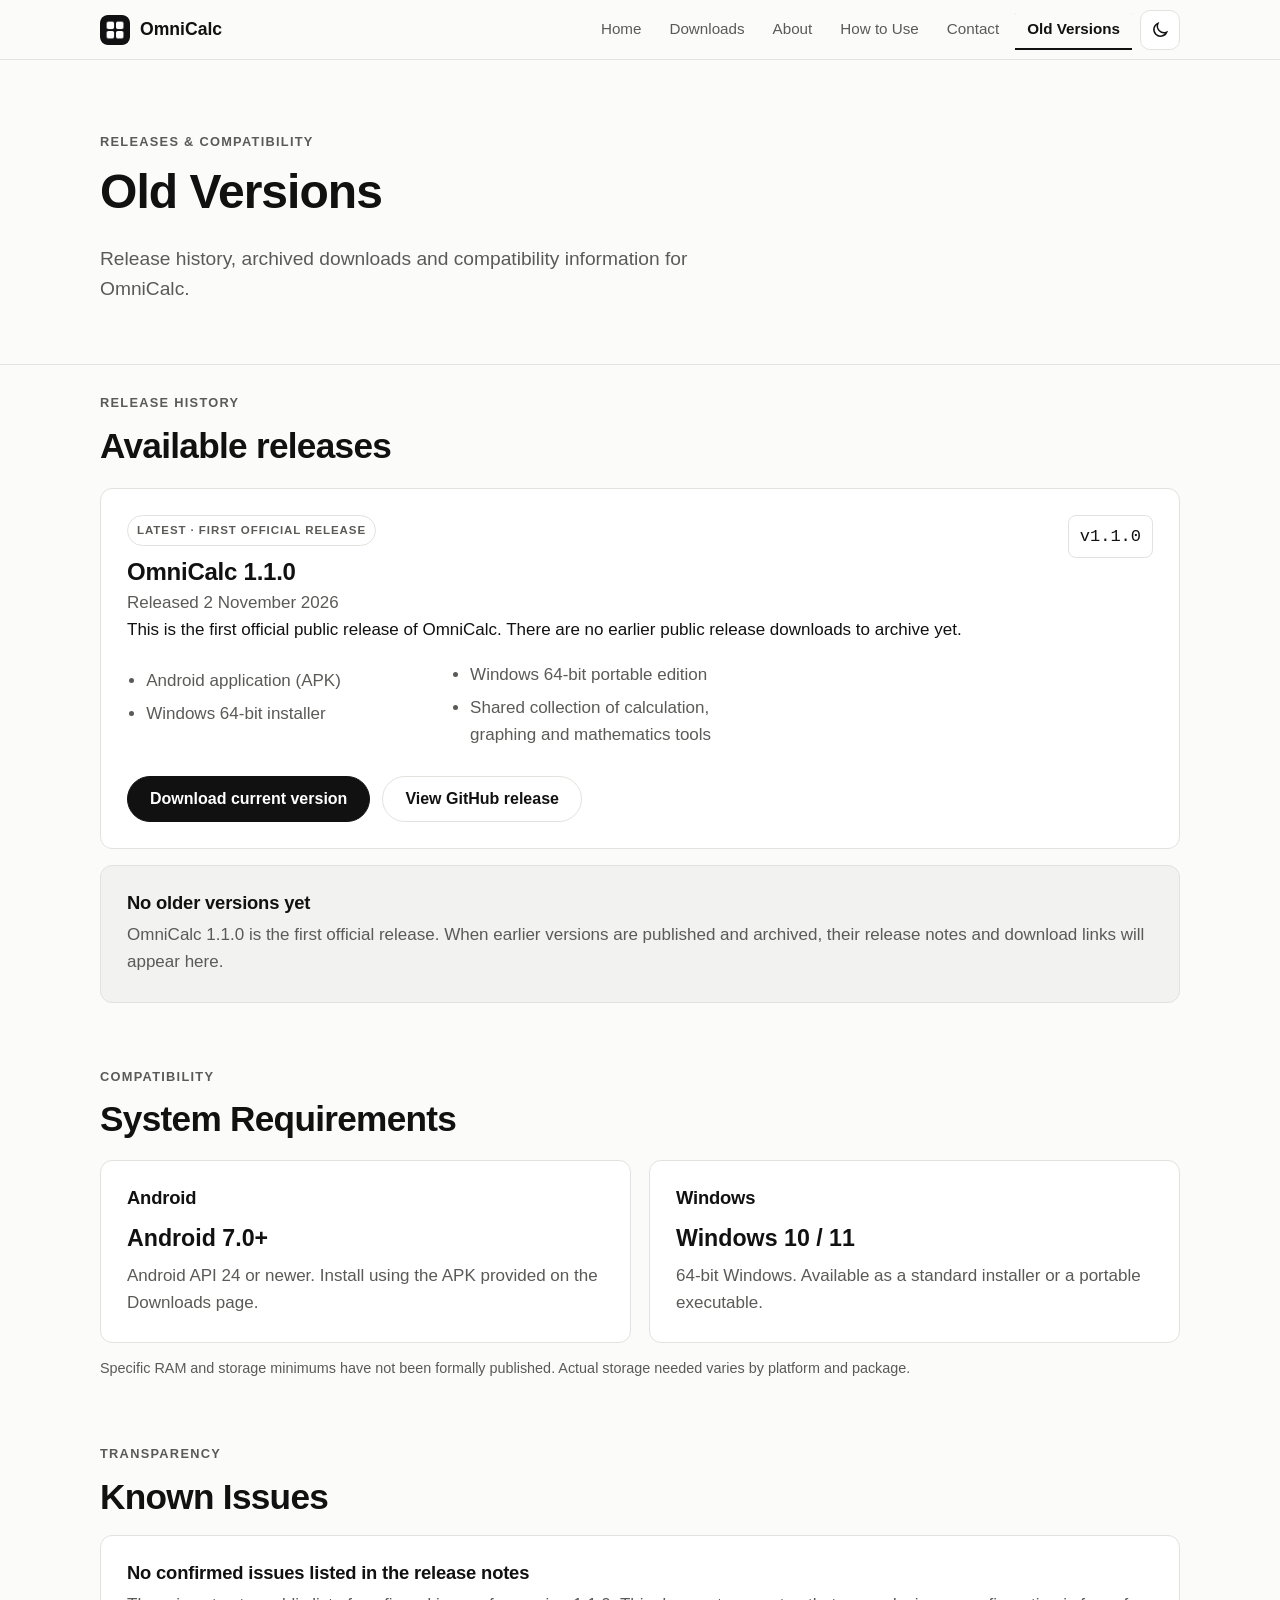
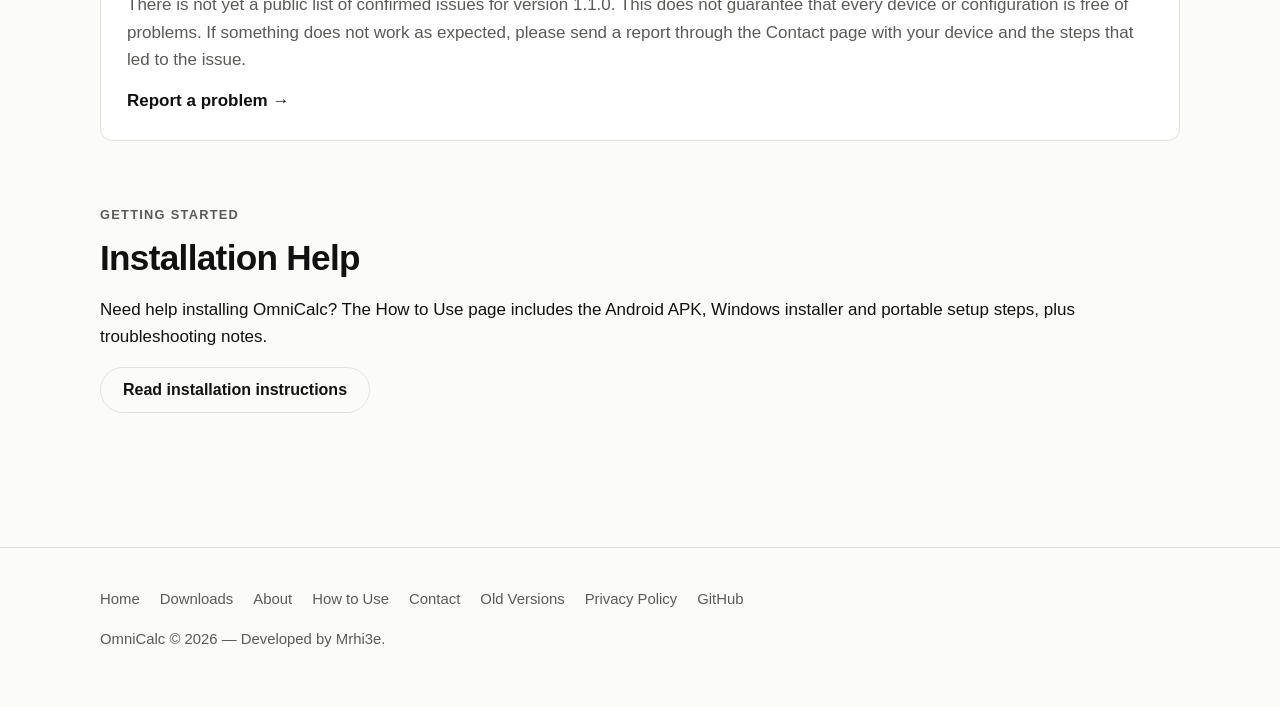
<file: pages/old-versions.html>
<!doctype html>
<html lang="en" data-theme="light">
  <head>
    <meta charset="utf-8" />
    <meta name="viewport" content="width=device-width, initial-scale=1" />
    <title>Old Versions & Release History — OmniCalc</title>
    <meta name="description" content="OmniCalc release history, archived versions, system requirements and known issues." />
    <link rel="canonical" href="https://aamirsohail-wx.github.io/OmniCalc/pages/old-versions.html" />
    <meta property="og:type" content="website" />
    <meta property="og:site_name" content="OmniCalc" />
    <meta property="og:title" content="Old Versions & Release History — OmniCalc" />
    <meta property="og:description" content="Browse OmniCalc releases, system requirements and known issues." />
    <meta property="og:url" content="https://aamirsohail-wx.github.io/OmniCalc/pages/old-versions.html" />
    <meta property="og:image" content="https://aamirsohail-wx.github.io/OmniCalc/assets/images/og-image.png" />
    <meta name="theme-color" content="#0b0b0b" />
    <link rel="icon" href="../assets/logo/favicon.svg" type="image/svg+xml" />
    <link rel="icon" href="../assets/logo/favicon-32.png" sizes="32x32" type="image/png" />
    <link rel="icon" href="../assets/logo/favicon.ico" sizes="any" />
    <link rel="apple-touch-icon" href="../assets/logo/apple-touch-icon.png" />
    <link rel="stylesheet" href="../css/style.css" />
    <link rel="stylesheet" href="../css/responsive.css" />
    <link rel="stylesheet" href="../css/animations.css" />
    <script src="../js/theme.js"></script>
  </head>
  <body data-root="../">
    <a class="skip" href="#main">Skip to content</a>
    <header class="site-header" data-open="false">
      <div class="container nav">
        <a class="brand" href="../index.html" aria-label="OmniCalc home"><img src="../assets/logo/omnicalc-logo.png" alt="" width="30" height="30" /><span>OmniCalc</span></a>
        <nav aria-label="Main"><ul class="nav-links" id="site-menu">
          <li><a href="../index.html">Home</a></li>
          <li><a href="downloads.html">Downloads</a></li>
          <li><a href="about.html">About</a></li>
          <li><a href="instructions.html">How to Use</a></li>
          <li><a href="contact.html">Contact</a></li>
          <li><a href="old-versions.html" aria-current="page">Old Versions</a></li>
        </ul></nav>
        <button class="icon-btn theme-toggle" type="button" data-theme-toggle aria-label="Switch theme">
          <svg viewBox="0 0 24 24" aria-hidden="true" class="i-moon" fill="none" stroke="currentColor" stroke-width="1.8"><path d="M20 14.5A8 8 0 0 1 9.5 4 8 8 0 1 0 20 14.5z" /></svg>
          <svg viewBox="0 0 24 24" aria-hidden="true" class="i-sun" fill="none" stroke="currentColor" stroke-width="1.8" stroke-linecap="round"><circle cx="12" cy="12" r="4" /><path d="M12 2v2M12 20v2M2 12h2M20 12h2M5 5l1.5 1.5M17.5 17.5L19 19M19 5l-1.5 1.5M6.5 17.5L5 19" /></svg>
        </button>
        <button class="icon-btn menu-btn" type="button" data-menu-btn aria-expanded="false" aria-controls="site-menu" aria-label="Open menu"><svg viewBox="0 0 24 24" aria-hidden="true" fill="none" stroke="currentColor" stroke-width="1.8" stroke-linecap="round"><path d="M4 7h16M4 12h16M4 17h16" /></svg></button>
      </div>
    </header>
    <main id="main">
      <section class="page-head"><div class="container">
        <p class="eyebrow">Releases & compatibility</p>
        <h1>Old Versions</h1>
        <p class="lead">Release history, archived downloads and compatibility information for OmniCalc.</p>
      </div></section>
      <div class="container page-body release-content">
        <section class="release-history" id="latest-release">
          <p class="eyebrow">Release history</p>
          <h2>Available releases</h2>
          <article class="history-card current-release-card">
            <div class="history-top"><div><span class="release-badge">LATEST · FIRST OFFICIAL RELEASE</span><h3>OmniCalc 1.1.0</h3><p class="muted">Released 2 November 2026</p></div><span class="version-pill">v1.1.0</span></div>
            <p>This is the first official public release of OmniCalc. There are no earlier public release downloads to archive yet.</p>
            <ul class="release-points history-points">
              <li>Android application (APK)</li>
              <li>Windows 64-bit installer</li>
              <li>Windows 64-bit portable edition</li>
              <li>Shared collection of calculation, graphing and mathematics tools</li>
            </ul>
            <div class="actions"><a class="btn" href="downloads.html">Download current version</a><a class="btn secondary" href="https://github.com/AamirSohail-WX/OmniCalc/releases/tag/v1.1.0" target="_blank" rel="noopener">View GitHub release</a></div>
          </article>
          <div class="empty-archive"><h3>No older versions yet</h3><p>OmniCalc 1.1.0 is the first official release. When earlier versions are published and archived, their release notes and download links will appear here.</p></div>
        </section>
        <section class="info-section" id="requirements">
          <p class="eyebrow">Compatibility</p><h2>System Requirements</h2>
          <div class="requirements-grid">
            <article class="info-card"><h3>Android</h3><p class="requirement-main">Android 7.0+</p><p class="muted">Android API 24 or newer. Install using the APK provided on the Downloads page.</p></article>
            <article class="info-card"><h3>Windows</h3><p class="requirement-main">Windows 10 / 11</p><p class="muted">64-bit Windows. Available as a standard installer or a portable executable.</p></article>
          </div>
          <p class="small-note">Specific RAM and storage minimums have not been formally published. Actual storage needed varies by platform and package.</p>
        </section>
        <section class="info-section" id="known-issues">
          <p class="eyebrow">Transparency</p><h2>Known Issues</h2>
          <div class="notice-card"><h3>No confirmed issues listed in the release notes</h3><p>There is not yet a public list of confirmed issues for version 1.1.0. This does not guarantee that every device or configuration is free of problems. If something does not work as expected, please send a report through the Contact page with your device and the steps that led to the issue.</p><a class="text-link" href="contact.html">Report a problem →</a></div>
        </section>
        <section class="info-section" id="install-help">
          <p class="eyebrow">Getting started</p><h2>Installation Help</h2>
          <p>Need help installing OmniCalc? The How to Use page includes the Android APK, Windows installer and portable setup steps, plus troubleshooting notes.</p>
          <a class="btn secondary" href="instructions.html#installation">Read installation instructions</a>
        </section>
      </div>
    </main>
    <button class="icon-btn to-top" type="button" data-to-top aria-label="Back to top"><svg viewBox="0 0 24 24" aria-hidden="true" fill="none" stroke="currentColor" stroke-width="2" stroke-linecap="round" stroke-linejoin="round"><path d="M6 15l6-6 6 6" /></svg></button>
    <footer class="site-footer"><div class="container"><ul>
      <li><a href="../index.html">Home</a></li><li><a href="downloads.html">Downloads</a></li><li><a href="about.html">About</a></li><li><a href="instructions.html">How to Use</a></li><li><a href="contact.html">Contact</a></li><li><a href="old-versions.html">Old Versions</a></li><li><a href="privacy.html">Privacy Policy</a></li><li><a data-github>GitHub</a></li>
    </ul><p>OmniCalc &copy; 2026 &mdash; Developed by Mrhi3e.</p></div></footer>
    <script src="../js/config.js"></script><script src="../js/main.js"></script><script src="../js/navigation.js"></script>
  </body>
</html>
</file>
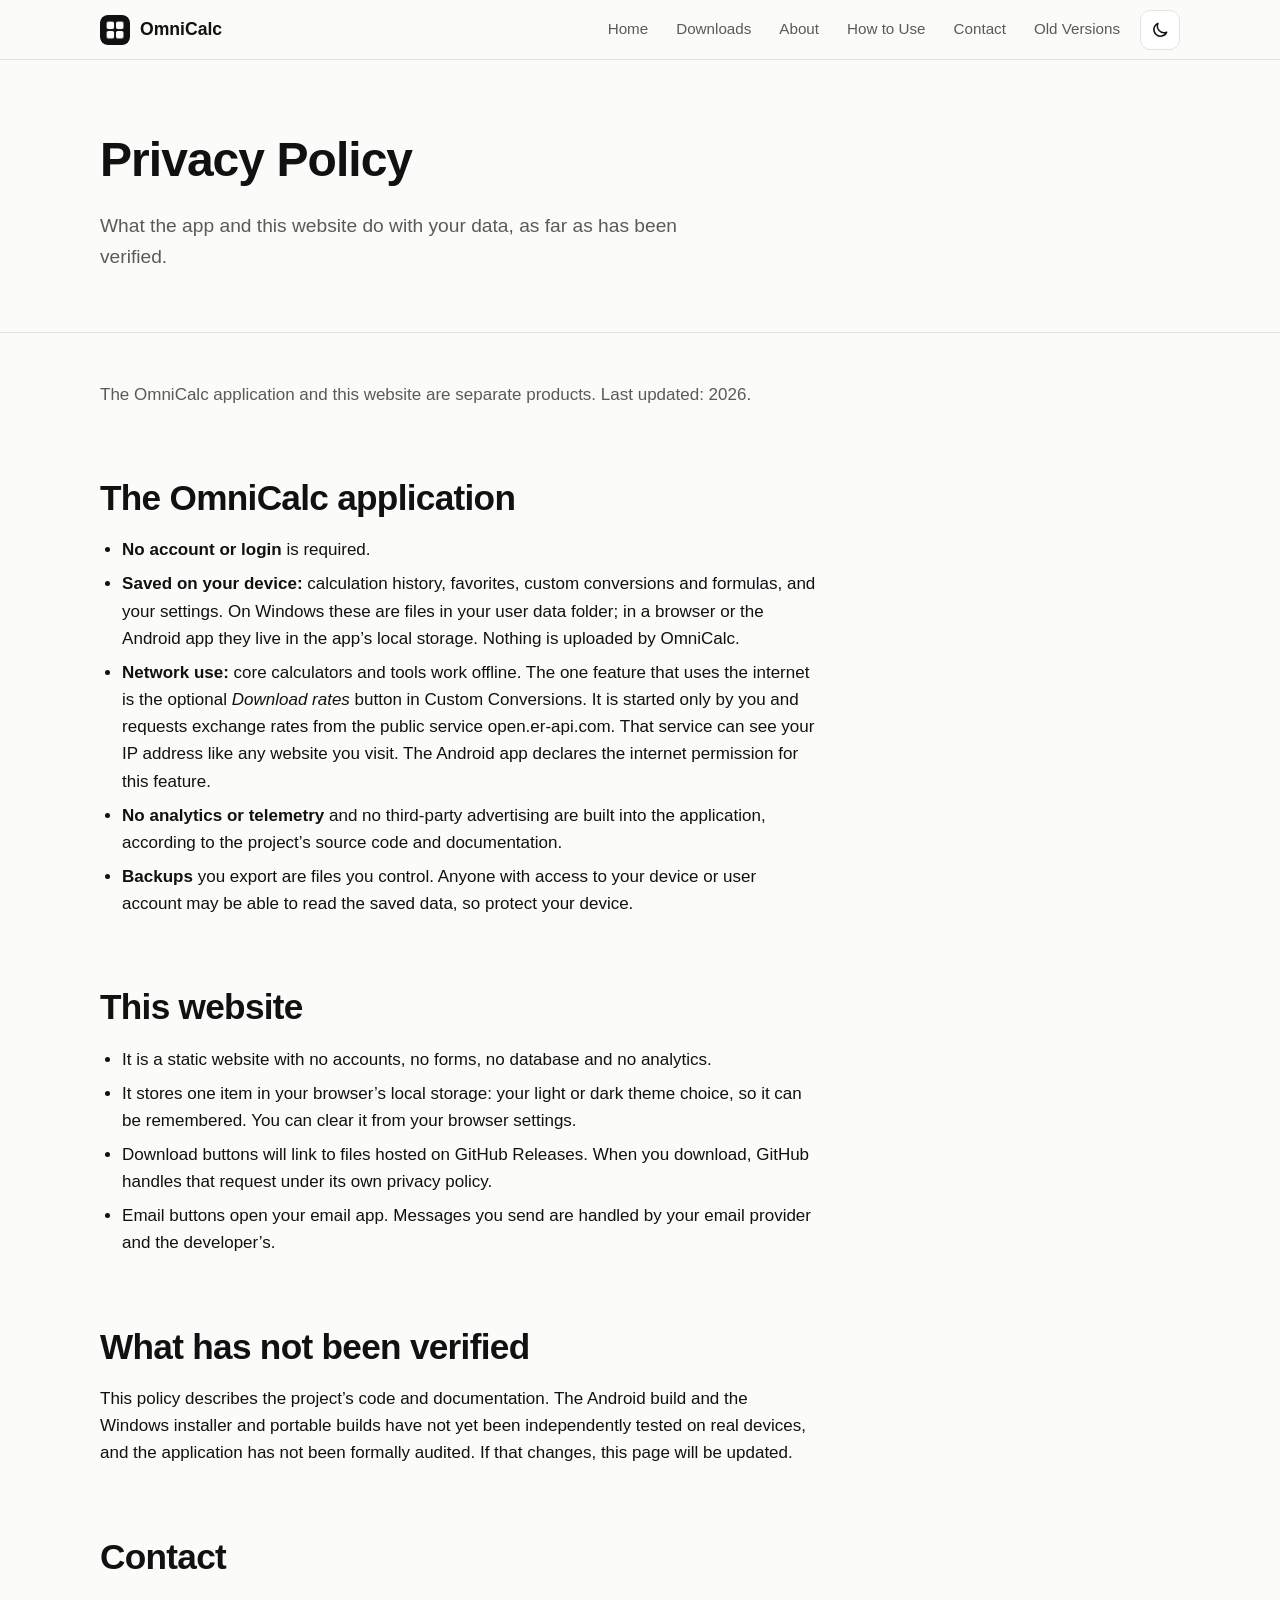
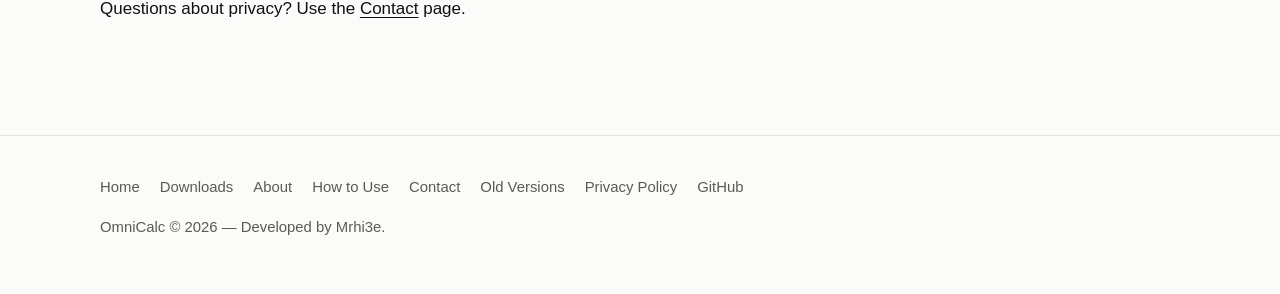
<file: pages/privacy.html>
<!doctype html>
<html lang="en" data-theme="light">
  <head>
    <meta charset="utf-8" />
    <meta name="viewport" content="width=device-width, initial-scale=1" />
    <title>Privacy Policy — OmniCalc</title>
    <meta
      name="description"
      content="How the OmniCalc application and this website handle your data."
    />
    <link
      rel="canonical"
      href="https://aamirsohail-wx.github.io/OmniCalc/pages/privacy.html"
    />
    <meta property="og:type" content="website" />
    <meta property="og:site_name" content="OmniCalc" />
    <meta property="og:title" content="Privacy Policy — OmniCalc" />
    <meta
      property="og:description"
      content="How the OmniCalc application and this website handle your data."
    />
    <meta
      property="og:url"
      content="https://aamirsohail-wx.github.io/OmniCalc/pages/privacy.html"
    />
    <meta
      property="og:image"
      content="https://aamirsohail-wx.github.io/OmniCalc/assets/images/og-image.png"
    />
    <meta name="twitter:card" content="summary_large_image" />
    <meta name="twitter:title" content="Privacy Policy — OmniCalc" />
    <meta
      name="twitter:description"
      content="How the OmniCalc application and this website handle your data."
    />
    <meta name="theme-color" content="#0b0b0b" />
    <link rel="icon" href="../assets/logo/favicon.svg" type="image/svg+xml" />
    <link
      rel="icon"
      href="../assets/logo/favicon-32.png"
      sizes="32x32"
      type="image/png"
    />
    <link rel="icon" href="../assets/logo/favicon.ico" sizes="any" />
    <link rel="apple-touch-icon" href="../assets/logo/apple-touch-icon.png" />
    <link rel="stylesheet" href="../css/style.css" />
    <link rel="stylesheet" href="../css/responsive.css" />
    <link rel="stylesheet" href="../css/animations.css" />
    <!-- Must stay in <head> and NOT deferred: sets the saved theme before the page paints. -->
    <script src="../js/theme.js"></script>
  </head>
  <body data-root="../">
    <a class="skip" href="#main">Skip to content</a>
    <header class="site-header" data-open="false">
      <div class="container nav">
        <a class="brand" href="../index.html" aria-label="OmniCalc home"
          ><img
            src="../assets/logo/omnicalc-logo.png"
            alt=""
            width="30"
            height="30"
          /><span>OmniCalc</span></a
        >
        <nav aria-label="Main">
          <ul class="nav-links" id="site-menu">
            <li><a href="../index.html">Home</a></li>
            <li><a href="downloads.html">Downloads</a></li>
            <li><a href="about.html">About</a></li>
            <li><a href="instructions.html">How to Use</a></li>
            <li><a href="contact.html">Contact</a></li>
            <li><a href="old-versions.html">Old Versions</a></li>
          </ul>
        </nav>
        <button
          class="icon-btn theme-toggle"
          type="button"
          data-theme-toggle
          aria-label="Switch to dark theme"
        >
          <svg
            viewBox="0 0 24 24"
            aria-hidden="true"
            class="i-moon"
            fill="none"
            stroke="currentColor"
            stroke-width="1.8"
            stroke-linejoin="round"
          >
            <path d="M20 14.5A8 8 0 0 1 9.5 4 8 8 0 1 0 20 14.5z" /></svg
          ><svg
            viewBox="0 0 24 24"
            aria-hidden="true"
            class="i-sun"
            fill="none"
            stroke="currentColor"
            stroke-width="1.8"
            stroke-linecap="round"
          >
            <circle cx="12" cy="12" r="4" />
            <path
              d="M12 2v2M12 20v2M2 12h2M20 12h2M5 5l1.5 1.5M17.5 17.5L19 19M19 5l-1.5 1.5M6.5 17.5L5 19"
            />
          </svg>
        </button>
        <button
          class="icon-btn menu-btn"
          type="button"
          data-menu-btn
          aria-expanded="false"
          aria-controls="site-menu"
          aria-label="Open menu"
        >
          <svg
            viewBox="0 0 24 24"
            aria-hidden="true"
            fill="none"
            stroke="currentColor"
            stroke-width="1.8"
            stroke-linecap="round"
          >
            <path d="M4 7h16M4 12h16M4 17h16" />
          </svg>
        </button>
      </div>
    </header>
    <main id="main">
      <section class="page-head">
        <div class="container">
          <h1>Privacy Policy</h1>
          <p class="lead">
            What the app and this website do with your data, as far as has been
            verified.
          </p>
        </div>
      </section>
      <div class="container page-body">
        <div class="prose">
          <p class="muted">
            The OmniCalc application and this website are separate products.
            Last updated: 2026.
          </p>
          <h2>The OmniCalc application</h2>
          <ul>
            <li><strong>No account or login</strong> is required.</li>
            <li>
              <strong>Saved on your device:</strong> calculation history,
              favorites, custom conversions and formulas, and your settings. On
              Windows these are files in your user data folder; in a browser or
              the Android app they live in the app&rsquo;s local storage.
              Nothing is uploaded by OmniCalc.
            </li>
            <li>
              <strong>Network use:</strong> core calculators and tools work
              offline. The one feature that uses the internet is the optional
              <em>Download rates</em> button in Custom Conversions. It is
              started only by you and requests exchange rates from the public
              service open.er-api.com. That service can see your IP address like
              any website you visit. The Android app declares the internet
              permission for this feature.
            </li>
            <li>
              <strong>No analytics or telemetry</strong> and no third-party
              advertising are built into the application, according to the
              project&rsquo;s source code and documentation.
            </li>
            <li>
              <strong>Backups</strong> you export are files you control. Anyone
              with access to your device or user account may be able to read the
              saved data, so protect your device.
            </li>
          </ul>
          <h2>This website</h2>
          <ul>
            <li>
              It is a static website with no accounts, no forms, no database and
              no analytics.
            </li>
            <li>
              It stores one item in your browser&rsquo;s local storage: your
              light or dark theme choice, so it can be remembered. You can clear
              it from your browser settings.
            </li>
            <li>
              Download buttons will link to files hosted on GitHub Releases.
              When you download, GitHub handles that request under its own
              privacy policy.
            </li>
            <li>
              Email buttons open your email app. Messages you send are handled
              by your email provider and the developer&rsquo;s.
            </li>
          </ul>
          <h2>What has not been verified</h2>
          <p>
            This policy describes the project&rsquo;s code and documentation.
            The Android build and the Windows installer and portable builds have
            not yet been independently tested on real devices, and the
            application has not been formally audited. If that changes, this
            page will be updated.
          </p>
          <h2>Contact</h2>
          <p>
            Questions about privacy? Use the
            <a href="contact.html">Contact</a> page.
          </p>
        </div>
      </div>
    </main>
    <button
      class="icon-btn to-top"
      type="button"
      data-to-top
      aria-label="Back to top"
    >
      <svg
        viewBox="0 0 24 24"
        aria-hidden="true"
        fill="none"
        stroke="currentColor"
        stroke-width="2"
        stroke-linecap="round"
        stroke-linejoin="round"
      >
        <path d="M6 15l6-6 6 6" />
      </svg>
    </button>
    <footer class="site-footer">
      <div class="container">
        <ul>
          <li><a href="../index.html">Home</a></li>
          <li><a href="downloads.html">Downloads</a></li>
          <li><a href="about.html">About</a></li>
          <li><a href="instructions.html">How to Use</a></li>
          <li><a href="contact.html">Contact</a></li>
            <li><a href="old-versions.html">Old Versions</a></li>
          <li><a href="privacy.html">Privacy Policy</a></li>
          <li><a data-github>GitHub</a></li>
        </ul>
        <p>OmniCalc &copy; 2026 &mdash; Developed by Mrhi3e.</p>
      </div>
    </footer>
    <script src="../js/config.js"></script>
    <script src="../js/main.js"></script>
    <script src="../js/navigation.js"></script>
  </body>
</html>
</file>
<file: css/style.css>
/* ==========================================================================
   OmniCalc website - main stylesheet
   COLORS: edit the variables in the two blocks below to re-theme the site.
   ========================================================================== */
:root {
  --bg: #fbfbfa;
  --surface: #ffffff;
  --surface-2: #f2f2f0;
  --text: #111111;
  --muted: #5a5a57;
  --border: #e2e2de;
  --btn-bg: #111111;
  --btn-text: #ffffff;
  --focus: #111111;
  --font:
    -apple-system, BlinkMacSystemFont, "Segoe UI", Roboto, "Helvetica Neue",
    Arial, sans-serif;
  --mono: ui-monospace, "SF Mono", Consolas, "Liberation Mono", monospace;
  --max: 1080px;
  --radius: 12px;
  --nav-h: 60px;
  color-scheme: light;
}
:root[data-theme="dark"] {
  --bg: #0b0b0b;
  --surface: #141414;
  --surface-2: #1d1d1d;
  --text: #f5f5f4;
  --muted: #a5a5a1;
  --border: #2b2b2b;
  --btn-bg: #f5f5f4;
  --btn-text: #0b0b0b;
  --focus: #f5f5f4;
  color-scheme: dark;
}
*,
*::before,
*::after {
  box-sizing: border-box;
}
html {
  scroll-behavior: smooth;
  scroll-padding-top: calc(var(--nav-h) + 16px);
  -webkit-text-size-adjust: 100%;
}
body {
  margin: 0;
  font-family: var(--font);
  background: var(--bg);
  color: var(--text);
  line-height: 1.6;
  font-size: 1.0625rem;
  overflow-x: hidden;
}
img {
  max-width: 100%;
  height: auto;
  display: block;
}
a {
  color: inherit;
  text-underline-offset: 3px;
}
h1,
h2,
h3 {
  line-height: 1.15;
  letter-spacing: -0.02em;
  margin: 0 0 0.5em;
}
h1 {
  font-size: clamp(2.4rem, 6vw, 4rem);
  font-weight: 700;
}
h2 {
  font-size: clamp(1.6rem, 3.4vw, 2.2rem);
  font-weight: 650;
}
h3 {
  font-size: 1.15rem;
  font-weight: 600;
  letter-spacing: -0.01em;
}
p {
  margin: 0 0 1em;
}
.muted {
  color: var(--muted);
}
:focus-visible {
  outline: 2px solid var(--focus);
  outline-offset: 3px;
  border-radius: 4px;
}
.skip {
  position: absolute;
  left: -999px;
  top: 8px;
  background: var(--btn-bg);
  color: var(--btn-text);
  padding: 8px 14px;
  border-radius: 8px;
  z-index: 100;
}
.skip:focus {
  left: 8px;
}
.container {
  width: min(100% - 40px, var(--max));
  margin-inline: auto;
}
.section {
  padding: 88px 0;
}
.section + .section {
  border-top: 1px solid var(--border);
}
.eyebrow {
  font-size: 0.8rem;
  text-transform: uppercase;
  letter-spacing: 0.1em;
  color: var(--muted);
  font-weight: 600;
  margin-bottom: 12px;
}
.lead {
  font-size: 1.2rem;
  color: var(--muted);
  max-width: 640px;
}
.center {
  text-align: center;
}
.center .lead {
  margin-inline: auto;
}

/* Navigation */
.site-header {
  position: sticky;
  top: 0;
  z-index: 50;
  height: var(--nav-h);
  background: color-mix(in srgb, var(--bg) 85%, transparent);
  -webkit-backdrop-filter: saturate(180%) blur(14px);
  backdrop-filter: saturate(180%) blur(14px);
  border-bottom: 1px solid var(--border);
}
.nav {
  height: 100%;
  display: flex;
  align-items: center;
  gap: 8px;
}
.brand {
  display: flex;
  align-items: center;
  gap: 10px;
  font-weight: 650;
  text-decoration: none;
  margin-right: auto;
  font-size: 1.1rem;
}
.brand img {
  width: 30px;
  height: 30px;
  border-radius: 8px;
}
.nav-links {
  display: flex;
  gap: 4px;
  list-style: none;
  margin: 0;
  padding: 0;
}
.nav-links a {
  display: block;
  padding: 8px 12px;
  border-radius: 8px;
  text-decoration: none;
  color: var(--muted);
  font-size: 0.95rem;
}
.nav-links a:hover {
  color: var(--text);
  background: var(--surface-2);
}
.nav-links a[aria-current="page"] {
  color: var(--text);
  font-weight: 600;
  box-shadow: inset 0 -2px 0 var(--text);
  border-radius: 8px 8px 0 0;
}
.icon-btn {
  width: 40px;
  height: 40px;
  display: inline-grid;
  place-items: center;
  border: 1px solid var(--border);
  background: var(--surface);
  color: var(--text);
  border-radius: 10px;
  cursor: pointer;
}
.icon-btn:hover {
  background: var(--surface-2);
}
.icon-btn svg {
  width: 20px;
  height: 20px;
}
.theme-toggle .i-sun {
  display: none;
}
:root[data-theme="dark"] .theme-toggle .i-sun {
  display: block;
}
:root[data-theme="dark"] .theme-toggle .i-moon {
  display: none;
}
.menu-btn {
  display: none;
}

/* Buttons */
.btn {
  display: inline-flex;
  align-items: center;
  justify-content: center;
  gap: 8px;
  min-height: 46px;
  padding: 0 22px;
  border-radius: 999px;
  font: inherit;
  font-weight: 600;
  font-size: 1rem;
  text-decoration: none;
  cursor: pointer;
  border: 1px solid var(--btn-bg);
  background: var(--btn-bg);
  color: var(--btn-text);
}
.btn:hover {
  opacity: 0.88;
}
.btn svg {
  width: 18px;
  height: 18px;
}
.btn.secondary {
  background: transparent;
  color: var(--text);
  border-color: var(--border);
}
.btn.secondary:hover {
  background: var(--surface-2);
  opacity: 1;
}
.btn.block {
  width: 100%;
}
.actions {
  display: flex;
  flex-wrap: wrap;
  gap: 12px;
  margin-top: 28px;
}
.center .actions {
  justify-content: center;
}

/* Hero */
.hero {
  padding: 80px 0 64px;
  text-align: center;
}
.hero h1 {
  margin-bottom: 0.25em;
}
.hero .tagline {
  font-size: clamp(1.2rem, 2.6vw, 1.6rem);
  font-weight: 500;
  margin-bottom: 1em;
}
.hero .lead {
  margin-inline: auto;
}
.hero-shot {
  margin: 56px auto 0;
  max-width: 900px;
  border: 1px solid var(--border);
  border-radius: 16px;
  overflow: hidden;
  background: var(--surface);
  box-shadow: 0 1px 2px rgba(0, 0, 0, 0.06);
}
.hero-shot img {
  width: 100%;
  aspect-ratio: 8 / 5;
  object-fit: cover;
}

/* Download cards */
.dl-grid {
  display: grid;
  grid-template-columns: repeat(3, 1fr);
  gap: 20px;
  margin-top: 40px;
}
.dl-card {
  border: 1px solid var(--border);
  border-radius: var(--radius);
  background: var(--surface);
  padding: 26px;
  display: flex;
  flex-direction: column;
}
.dl-card .plat-icon {
  width: 40px;
  height: 40px;
  margin-bottom: 16px;
}
.dl-card h3 {
  margin-bottom: 4px;
}
.dl-card .desc {
  color: var(--muted);
  font-size: 0.95rem;
}
.dl-meta {
  margin: 8px 0 20px;
  display: grid;
  grid-template-columns: auto 1fr;
  gap: 6px 14px;
  font-size: 0.92rem;
}
.dl-meta dt {
  color: var(--muted);
}
.dl-meta dd {
  margin: 0;
}
.dl-card .btn {
  margin-top: auto;
}
.dl-status {
  min-height: 1.5em;
  margin: 10px 0 0;
  font-size: 0.9rem;
  color: var(--muted);
}
.notice {
  border: 1px solid var(--border);
  border-left: 3px solid var(--text);
  background: var(--surface);
  border-radius: 8px;
  padding: 14px 18px;
  font-size: 0.95rem;
  margin: 24px 0;
}

/* Gallery */
.gallery {
  margin-top: 40px;
  max-width: 900px;
  margin-inline: auto;
}
.g-viewport {
  overflow: hidden;
  border: 1px solid var(--border);
  border-radius: 16px;
  background: var(--surface);
}
.g-track {
  display: flex;
  list-style: none;
  margin: 0;
  padding: 0;
  transition: transform 0.35s ease;
}
.g-track li {
  flex: 0 0 100%;
}
.g-open {
  display: block;
  width: 100%;
  padding: 0;
  border: 0;
  background: none;
  cursor: zoom-in;
}
.g-open img {
  width: 100%;
  aspect-ratio: 8 / 5;
  object-fit: cover;
}
.g-bar {
  display: flex;
  align-items: center;
  justify-content: space-between;
  gap: 12px;
  margin-top: 16px;
}
.g-dots {
  display: flex;
  gap: 4px;
}
.g-dot {
  width: 32px;
  height: 32px;
  border: 0;
  background: none;
  cursor: pointer;
  display: grid;
  place-items: center;
  padding: 0;
}
.g-dot::after {
  content: "";
  width: 9px;
  height: 9px;
  border-radius: 50%;
  background: var(--border);
}
.g-dot[aria-current="true"]::after {
  background: var(--text);
  width: 22px;
  border-radius: 5px;
}
.g-caption {
  text-align: center;
  color: var(--muted);
  font-size: 0.95rem;
  margin-top: 8px;
}
.g-count {
  font-variant-numeric: tabular-nums;
  color: var(--muted);
  font-size: 0.9rem;
  min-width: 3.5em;
  text-align: right;
}
.lightbox {
  position: fixed;
  inset: 0;
  z-index: 200;
  background: rgba(0, 0, 0, 0.92);
  display: none;
  align-items: center;
  justify-content: center;
  padding: 56px 16px 24px;
}
.lightbox.open {
  display: flex;
}
.lightbox img {
  max-height: calc(100vh - 120px);
  max-width: min(1280px, 100%);
  object-fit: contain;
  border-radius: 8px;
}
.lightbox .icon-btn {
  position: absolute;
  background: rgba(255, 255, 255, 0.12);
  color: #fff;
  border-color: rgba(255, 255, 255, 0.3);
}
.lb-close {
  top: 12px;
  right: 12px;
}
.lb-prev,
.lb-next {
  top: 50%;
  transform: translateY(-50%);
  width: 48px;
  height: 48px;
}
.lb-prev {
  left: 12px;
}
.lb-next {
  right: 12px;
}
.lb-count {
  position: absolute;
  top: 20px;
  left: 20px;
  color: #ddd;
  font-size: 0.9rem;
}

/* Features, steps, generic grids */
.feat-grid {
  display: grid;
  grid-template-columns: repeat(3, 1fr);
  gap: 16px;
  margin-top: 40px;
}
.feat {
  border: 1px solid var(--border);
  border-radius: var(--radius);
  padding: 20px;
  background: var(--surface);
}
.feat svg {
  width: 24px;
  height: 24px;
  margin-bottom: 12px;
  stroke: currentColor;
  fill: none;
  stroke-width: 1.6;
  stroke-linecap: round;
  stroke-linejoin: round;
}
.feat h3 {
  margin-bottom: 6px;
  font-size: 1.02rem;
}
.feat p {
  color: var(--muted);
  font-size: 0.94rem;
  margin: 0 0 8px;
}
.feat a {
  font-size: 0.9rem;
}
.two-col {
  display: grid;
  grid-template-columns: 1fr 1fr;
  gap: 56px;
  align-items: start;
}
.why-list {
  list-style: none;
  padding: 0;
  margin: 0;
}
.why-list li {
  padding: 16px 0;
  border-top: 1px solid var(--border);
}
.why-list li:first-child {
  border-top: 0;
  padding-top: 0;
}
.why-list strong {
  display: block;
}
.steps {
  counter-reset: s;
  list-style: none;
  padding: 0;
  margin: 40px 0 0;
  display: grid;
  grid-template-columns: repeat(3, 1fr);
  gap: 20px;
}
.steps li {
  counter-increment: s;
  border-top: 2px solid var(--text);
  padding-top: 14px;
}
.steps li::before {
  content: "0" counter(s);
  font-family: var(--mono);
  color: var(--muted);
  font-size: 0.85rem;
  display: block;
  margin-bottom: 6px;
}
.steps h3 {
  margin-bottom: 4px;
}
.steps p {
  color: var(--muted);
  font-size: 0.95rem;
}

/* Inner pages */
.page-head {
  padding: 72px 0 40px;
  border-bottom: 1px solid var(--border);
}
.page-head h1 {
  font-size: clamp(2rem, 5vw, 3rem);
}
.prose {
  max-width: 720px;
}
.prose h2 {
  margin-top: 2em;
}
.prose ul,
.prose ol {
  padding-left: 1.3em;
}
.prose li {
  margin-bottom: 0.4em;
}
.page-body {
  padding: 48px 0 96px;
}
.contact-grid {
  display: grid;
  grid-template-columns: repeat(3, 1fr);
  gap: 16px;
  margin: 28px 0;
}
.contact-grid .feat .btn {
  margin-top: 8px;
  min-height: 42px;
  width: 100%;
}
code,
kbd {
  font-family: var(--mono);
  font-size: 0.88em;
  background: var(--surface-2);
  border: 1px solid var(--border);
  border-radius: 5px;
  padding: 1px 6px;
}
table {
  border-collapse: collapse;
  width: 100%;
  font-size: 0.95rem;
}
th,
td {
  text-align: left;
  padding: 10px 12px;
  border-bottom: 1px solid var(--border);
  vertical-align: top;
}
.table-wrap {
  overflow-x: auto;
}

/* Documentation */
.docs {
  display: grid;
  grid-template-columns: 250px minmax(0, 1fr);
  gap: 48px;
  padding: 40px 0 96px;
}
.doc-nav {
  position: sticky;
  top: calc(var(--nav-h) + 20px);
  align-self: start;
  max-height: calc(100vh - var(--nav-h) - 40px);
  overflow-y: auto;
  font-size: 0.93rem;
}
.doc-nav summary {
  display: none;
}
.doc-nav ul {
  list-style: none;
  margin: 8px 0 0;
  padding: 0;
}
.doc-nav .grp {
  font-size: 0.75rem;
  text-transform: uppercase;
  letter-spacing: 0.08em;
  color: var(--muted);
  margin: 18px 0 4px;
  font-weight: 600;
}
.doc-nav a {
  display: block;
  padding: 5px 10px;
  border-left: 2px solid var(--border);
  text-decoration: none;
  color: var(--muted);
}
.doc-nav a:hover {
  color: var(--text);
}
.doc-nav a.active {
  color: var(--text);
  border-left-color: var(--text);
  font-weight: 600;
}
.doc-search {
  width: 100%;
  min-height: 44px;
  padding: 0 14px;
  border: 1px solid var(--border);
  border-radius: 10px;
  background: var(--surface);
  color: var(--text);
  font: inherit;
  font-size: 0.95rem;
}
.doc-sec {
  padding: 8px 0 36px;
  border-bottom: 1px solid var(--border);
  margin-bottom: 36px;
  max-width: 760px;
}
.doc-sec h2 {
  font-size: 1.6rem;
}
.doc-sec h4 {
  margin: 1.2em 0 0.3em;
  font-size: 0.8rem;
  text-transform: uppercase;
  letter-spacing: 0.08em;
  color: var(--muted);
}
.doc-sec p,
.doc-sec ul,
.doc-sec ol {
  margin: 0 0 0.8em;
}
.doc-sec ul,
.doc-sec ol {
  padding-left: 1.3em;
}
.doc-sec[hidden],
.doc-nav li[hidden] {
  display: none;
}
#doc-empty {
  color: var(--muted);
}
mark {
  background: var(--text);
  color: var(--bg);
  border-radius: 3px;
  padding: 0 2px;
}
.to-top {
  position: fixed;
  right: 20px;
  bottom: 20px;
  z-index: 40;
  opacity: 0;
  pointer-events: none;
  transition: opacity 0.2s;
}
.to-top.show {
  opacity: 1;
  pointer-events: auto;
}

/* Footer */
.site-footer {
  border-top: 1px solid var(--border);
  padding: 40px 0;
  font-size: 0.93rem;
  color: var(--muted);
}
.site-footer ul {
  list-style: none;
  display: flex;
  flex-wrap: wrap;
  gap: 6px 20px;
  padding: 0;
  margin: 0 0 16px;
}
.site-footer a {
  text-decoration: none;
}
.site-footer a:hover {
  color: var(--text);
  text-decoration: underline;
}
a[aria-disabled="true"] {
  cursor: not-allowed;
  opacity: 0.6;
}
.sr-only {
  position: absolute;
  width: 1px;
  height: 1px;
  overflow: hidden;
  clip: rect(0 0 0 0);
  white-space: nowrap;
}


/* Release notes and version archive */
.release-layout { display:grid; grid-template-columns:minmax(0,1.35fr) minmax(280px,.85fr); gap:48px; align-items:center; }
.release-panel,.history-card,.info-card,.notice-card,.empty-archive { background:var(--surface); border:1px solid var(--border); border-radius:var(--radius); padding:26px; }
.release-badge { display:inline-block; padding:5px 9px; border:1px solid var(--border); border-radius:999px; color:var(--muted); font-size:.72rem; font-weight:700; letter-spacing:.08em; }
.release-version { display:block; font-size:clamp(2.8rem,6vw,4rem); line-height:1.1; letter-spacing:-.05em; margin:14px 0; }
.release-points { padding-left:1.2rem; margin:16px 0 22px; color:var(--muted); }
.release-points li { margin:.35em 0; }
.text-link { display:inline-block; font-weight:600; text-decoration:none; margin-top:8px; }
.text-link:hover { text-decoration:underline; }
.release-content { padding-top:28px; padding-bottom:70px; }
.release-history,.info-section { margin:0 0 64px; }
.history-card { margin-top:22px; }
.history-top { display:flex; justify-content:space-between; gap:20px; align-items:flex-start; }
.history-top h3 { margin:12px 0 4px; font-size:1.5rem; }
.history-top p { margin-bottom:0; }
.version-pill { border:1px solid var(--border); border-radius:8px; padding:7px 11px; font-family:var(--mono); white-space:nowrap; }
.history-points { columns:2; max-width:650px; }
.empty-archive { margin-top:16px; background:var(--surface-2); }
.empty-archive h3,.notice-card h3 { margin-bottom:8px; }
.empty-archive p,.notice-card p { color:var(--muted); margin-bottom:0; }
.requirements-grid { display:grid; grid-template-columns:repeat(2,minmax(0,1fr)); gap:18px; margin-top:20px; }
.info-card h3 { margin-bottom:12px; }
.requirement-main { font-size:1.45rem; font-weight:650; margin-bottom:5px; }
.info-card p:last-child { margin-bottom:0; }
.small-note { color:var(--muted); font-size:.9rem; margin-top:14px; }
.notice-card { margin-top:18px; }
.notice-card .text-link { margin-top:14px; }
@media (max-width:760px) { .release-layout { grid-template-columns:1fr; gap:26px; } .requirements-grid { grid-template-columns:1fr; } .history-points { columns:1; } .history-top { flex-direction:column; } }
</file>
<file: css/responsive.css>
/* Responsive rules: tablet (<=900px) and phone (<=640px). Tested widths: 320, 375, 430, 768, 1024, 1440. */
@media (max-width: 900px) {
  .dl-grid,
  .feat-grid,
  .contact-grid,
  .steps {
    grid-template-columns: 1fr 1fr;
  }
  .two-col {
    grid-template-columns: 1fr;
    gap: 32px;
  }
  .docs {
    grid-template-columns: 1fr;
    gap: 16px;
  }
  .doc-nav {
    position: static;
    max-height: none;
    border: 1px solid var(--border);
    border-radius: 10px;
    padding: 0 14px 12px;
    background: var(--surface);
  }
  .doc-nav summary {
    display: block;
    cursor: pointer;
    padding: 12px 0;
    font-weight: 600;
  }
  .doc-nav ul {
    max-height: 45vh;
    overflow-y: auto;
  }
}
@media (max-width: 760px) {
  .menu-btn {
    display: inline-grid;
  }
  .nav-links {
    display: none;
    position: absolute;
    top: var(--nav-h);
    left: 0;
    right: 0;
    flex-direction: column;
    gap: 0;
    padding: 8px 20px 16px;
    background: var(--bg);
    border-bottom: 1px solid var(--border);
  }
  .site-header[data-open="true"] .nav-links {
    display: flex;
  }
  .nav-links a {
    padding: 14px 8px;
    font-size: 1.05rem;
    border-radius: 0;
    box-shadow: none !important;
    border-bottom: 1px solid var(--border);
  }
  .nav-links a[aria-current="page"] {
    font-weight: 700;
  }
  .nav-links li:last-child a {
    border-bottom: 0;
  }
}
@media (max-width: 640px) {
  body {
    font-size: 1rem;
  }
  .section {
    padding: 60px 0;
  }
  .hero {
    padding: 52px 0 44px;
  }
  .dl-grid,
  .feat-grid,
  .contact-grid,
  .steps {
    grid-template-columns: 1fr;
  }
  .actions .btn {
    width: 100%;
  }
  .hero-shot {
    margin-top: 36px;
    border-radius: 12px;
  }
  .page-head {
    padding: 48px 0 28px;
  }
  .lb-prev,
  .lb-next {
    top: auto;
    bottom: 16px;
    transform: none;
  }
  .lightbox img {
    max-height: calc(100vh - 170px);
  }
  .g-dot {
    width: 26px;
  }
}
@media (max-width: 360px) {
  .container {
    width: min(100% - 28px, var(--max));
  }
  .brand span {
    font-size: 1rem;
  }
}
</file>
<file: css/animations.css>
/* Subtle motion only. Everything is disabled for visitors who prefer reduced motion. */
body,
.site-header,
.dl-card,
.feat,
.icon-btn,
.doc-nav,
.btn {
  transition:
    background-color 0.2s ease,
    color 0.2s ease,
    border-color 0.2s ease;
}
@media (prefers-reduced-motion: reduce) {
  *,
  *::before,
  *::after {
    transition: none !important;
    animation: none !important;
    scroll-behavior: auto !important;
  }
}
</file>
